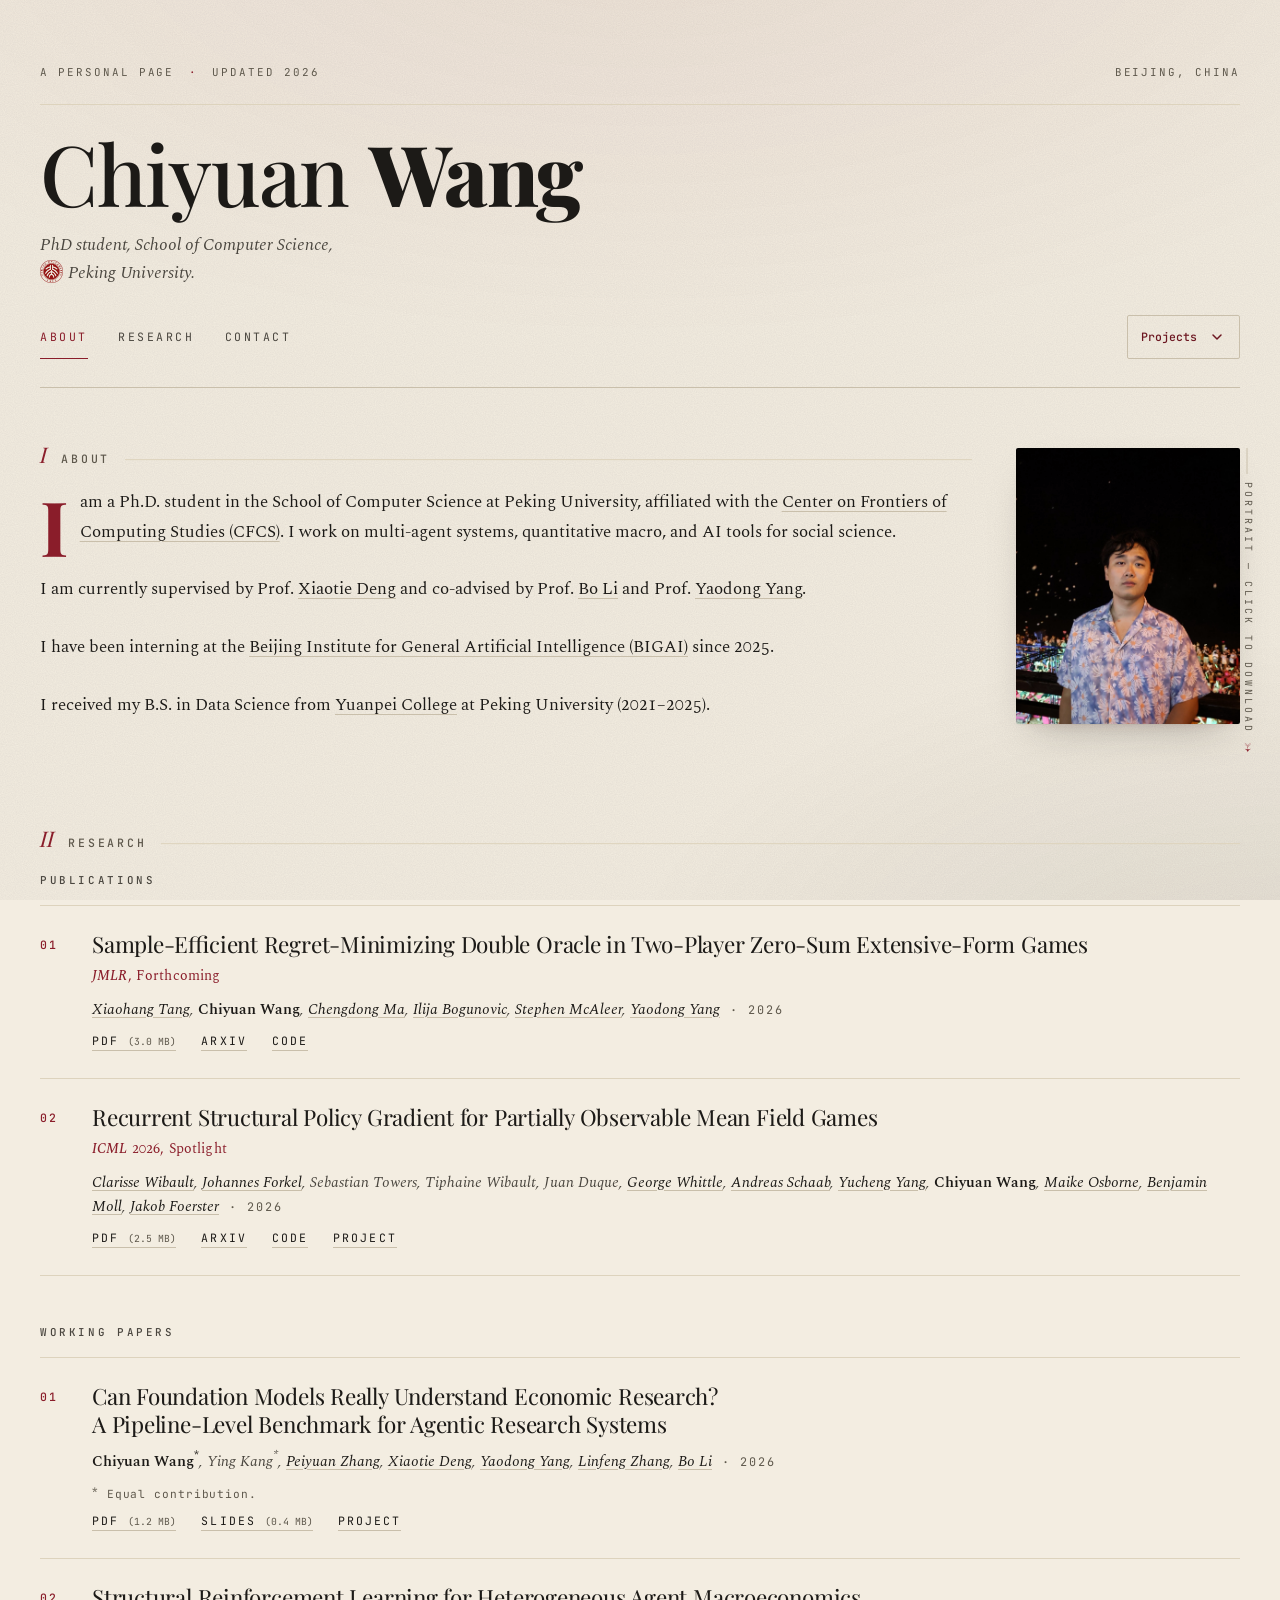
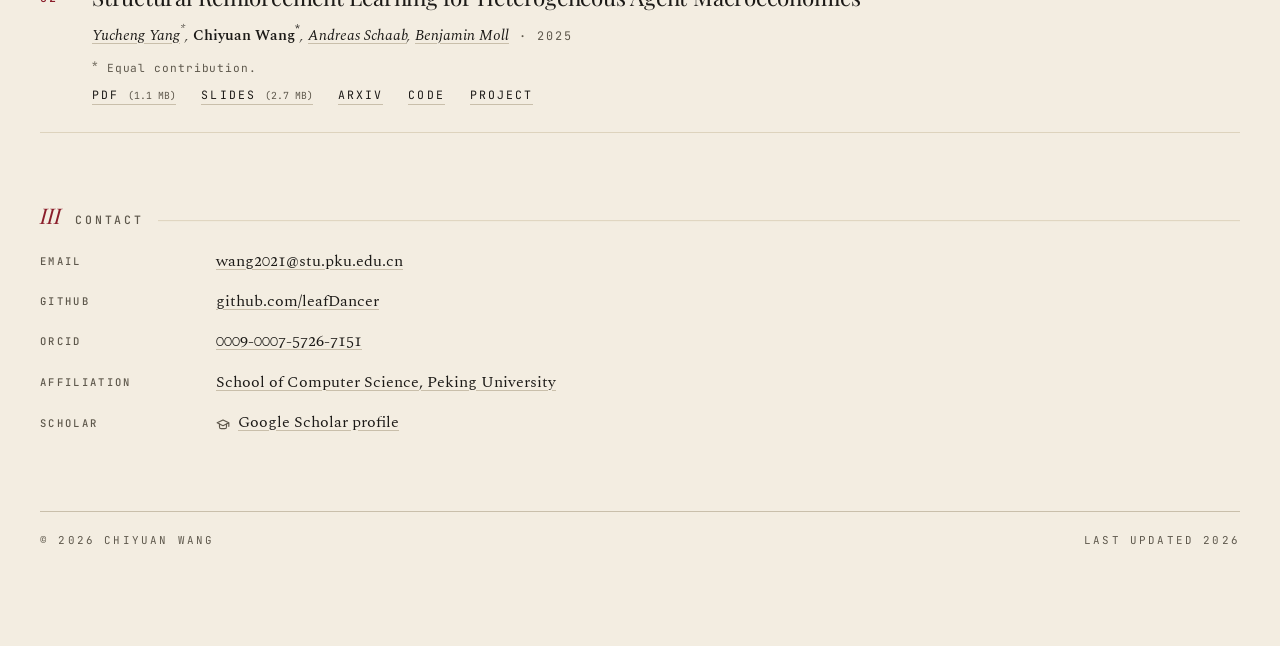
<file: index.html>
<!DOCTYPE html>
<html lang="en">
  <head>
    <meta charset="utf-8" />
    <meta name="viewport" content="width=device-width, initial-scale=1" />
    <meta name="google-site-verification" content="s0R1YqLoK_zbiXkmH9VbCbWw8NlIm4Pw6FYqiB0ehiU" />
    <!-- Favicon: root-relative URL helps crawlers (e.g. Google) resolve it reliably. Use PNG ≥48×48 for best results. -->
    <link rel="icon" type="image/png" href="/static/uploads/pku_icon.png" />
    <link rel="apple-touch-icon" href="/static/uploads/pku_icon.png" />
    <link rel="canonical" href="https://wangchiyuan.com/" />
    <title>Chiyuan Wang — PhD Student, Peking University</title>
    <meta
      name="description"
      content="Chiyuan Wang — PhD student at Peking University — multi-agent systems, quantitative macro, AI for social science."
    />
    <meta property="og:title" content="Chiyuan Wang — PhD Student, Peking University" />
    <meta
      property="og:description"
      content="PhD student at Peking University — multi-agent systems, quantitative macro, AI for social science."
    />
    <meta
      name="twitter:description"
      content="PhD student at Peking University — multi-agent systems, quantitative macro, AI for social science."
    />
    <meta property="og:url" content="https://wangchiyuan.com/" />
    <meta property="og:type" content="website" />
    <meta property="og:image" content="https://wangchiyuan.com/static/uploads/pku_icon.png" />
    <meta name="twitter:card" content="summary" />
    <meta name="twitter:title" content="Chiyuan Wang — PhD Student, Peking University" />
    <meta name="twitter:image" content="https://wangchiyuan.com/static/uploads/pku_icon.png" />
    <meta name="theme-color" content="#f3ede1" />
    <script type="application/ld+json">
      {
        "@context": "https://schema.org",
        "@graph": [
          {
            "@type": "Person",
            "@id": "https://wangchiyuan.com/#person",
            "name": "Chiyuan Wang",
            "url": "https://wangchiyuan.com/",
            "jobTitle": "PhD Student",
            "affiliation": {
              "@type": "Organization",
              "name": "Center on Frontiers of Computing Studies (CFCS), Peking University"
            },
            "alumniOf": {
              "@type": "EducationalOrganization",
              "name": "Yuanpei College, Peking University"
            },
            "email": "wang2021@stu.pku.edu.cn",
            "sameAs": [
              "https://github.com/leafDancer",
              "https://orcid.org/0009-0007-5726-7151",
              "https://scholar.google.com/citations?user=0DAl9o8AAAAJ"
            ]
          },
          {
            "@type": "ScholarlyArticle",
            "name": "Can Foundation Models Really Understand Economic Research? A Pipeline-Level Benchmark for Agentic Research Systems",
            "author": [
              { "@id": "https://wangchiyuan.com/#person" },
              "Ying Kang",
              "Peiyuan Zhang",
              "Xiaotie Deng",
              "Yaodong Yang",
              "Linfeng Zhang",
              "Bo Li"
            ],
            "datePublished": "2026",
            "url": "https://wangchiyuan.com/static/uploads/AER_bench.pdf"
          },
          {
            "@type": "ScholarlyArticle",
            "name": "Structural Reinforcement Learning for Heterogeneous Agent Macroeconomics",
            "author": [
              "Yucheng Yang",
              { "@id": "https://wangchiyuan.com/#person" },
              "Andreas Schaab",
              "Benjamin Moll"
            ],
            "datePublished": "2025",
            "url": "https://arxiv.org/abs/2512.18892"
          },
          {
            "@type": "ScholarlyArticle",
            "name": "Recurrent Structural Policy Gradient for Partially Observable Mean Field Games",
            "author": [
              "Clarisse Wibault",
              "Johannes Forkel",
              "Sebastian Towers",
              "Tiphaine Wibault",
              "Juan Duque",
              "George Whittle",
              "Andreas Schaab",
              "Yucheng Yang",
              { "@id": "https://wangchiyuan.com/#person" },
              "Maike Osborne",
              "Benjamin Moll",
              "Jakob Foerster"
            ],
            "datePublished": "2026",
            "url": "https://wangchiyuan.com/static/uploads/RSPG.pdf",
            "sameAs": "https://arxiv.org/abs/2602.20141",
            "publisher": {
              "@type": "Organization",
              "name": "International Conference on Machine Learning"
            }
          },
          {
            "@type": "ScholarlyArticle",
            "name": "Sample-Efficient Regret-Minimizing Double Oracle in Two-Player Zero-Sum Extensive-Form Games",
            "author": [
              "Xiaohang Tang",
              { "@id": "https://wangchiyuan.com/#person" },
              "Chengdong Ma",
              "Ilija Bogunovic",
              "Stephen McAleer",
              "Yaodong Yang"
            ],
            "datePublished": "2026",
            "url": "https://wangchiyuan.com/static/uploads/RMDO_JMLR.pdf",
            "sameAs": "https://arxiv.org/abs/2411.00954",
            "publisher": {
              "@type": "Organization",
              "name": "Journal of Machine Learning Research"
            }
          }
        ]
      }
    </script>
    <link rel="stylesheet" href="css/style.css?v=26" />
    <link rel="preconnect" href="https://fonts.googleapis.com" />
    <link rel="preconnect" href="https://fonts.gstatic.com" crossorigin />
    <link
      rel="stylesheet"
      href="https://fonts.googleapis.com/css2?family=Playfair+Display:ital,wght@0,400;0,500;0,600;0,700;0,800;0,900;1,400;1,500;1,600;1,700;1,800;1,900&family=Spectral:ital,wght@0,300;0,400;0,500;0,600;1,300;1,400&family=JetBrains+Mono:wght@400;500&display=swap"
    />
  </head>
  <body>
    <div class="wrap">
      <header class="site-header">
        <div class="masthead-meta reveal d1">
          <span class="m-left">A personal page <span class="dot">·</span> Updated 2026</span>
          <span class="m-right">Beijing, China</span>
        </div>

        <div class="title-row reveal d2">
          <h1><span class="given">Chiyuan</span> <span class="family">Wang</span></h1>
        </div>
        <p class="tagline reveal d3">
          PhD student, School of Computer Science,
          <span class="affil">
            <img
              class="tagline-logo"
              src="static/uploads/pku_icon.png"
              alt=""
              width="40"
              height="40"
              decoding="async"
            />Peking University.</span>
        </p>
        <div class="header-navigation reveal d4">
          <nav aria-label="Page">
            <ul>
              <li><a href="#about">About</a></li>
              <li><a href="#papers">Research</a></li>
              <li><a href="#info">Contact</a></li>
            </ul>
          </nav>
          <details class="project-menu">
            <summary>Projects<svg class="project-chevron" viewBox="0 0 16 16" aria-hidden="true"><path d="m4 6 4 4 4-4" /></svg></summary>
            <div class="project-menu-links" role="group" aria-label="Project pages">
              <a href="srl/"><span>SRL<small>Structural reinforcement learning</small></span><span aria-hidden="true">→</span></a>
              <a href="aer-bench/"><span>AER-bench<small>Evaluating economic research capabilities</small></span><span aria-hidden="true">→</span></a>
              <a href="https://clarisse-wibault.github.io/rspg/"><span>RSPG<small>Recurrent structural policy gradient</small></span><span aria-hidden="true">↗</span></a>
            </div>
          </details>
        </div>
      </header>

      <main>
        <section id="about" class="bio reveal d3">
          <aside id="portrait" class="photo-section" aria-label="Portrait">
            <figure class="photo-frame">
              <a
                href="static/uploads/photo3.jpg"
                download="chiyuan-wang.jpg"
                class="photo-download"
                aria-label="Download portrait photo"
                title="Click to download"
              >
                <img src="static/uploads/photo3.jpg" alt="Portrait of Chiyuan Wang" decoding="async" />
                <figcaption class="photo-caption">
                  <span class="rule"></span>
                  <span>Portrait &mdash; click to download</span>
                  <span class="arrow">↓</span>
                </figcaption>
              </a>
            </figure>
          </aside>

          <div class="intro">
            <h2 data-numeral="I">About</h2>
            <p class="lede">
              I am a Ph.D. student in the School of Computer Science at Peking University, affiliated with the
              <a href="https://cfcs.pku.edu.cn/index.htm">Center on Frontiers of Computing Studies (CFCS)</a>. I work on
              multi-agent systems, quantitative macro, and AI tools for social science.
            </p>
            <p>
              I am currently supervised by Prof.
              <span class="coauthor-name" data-coauthor="Xiaotie Deng">Xiaotie Deng</span>
              and co-advised by Prof.
              <span class="coauthor-name" data-coauthor="Bo Li">Bo Li</span>
              and Prof.
              <span class="coauthor-name" data-coauthor="Yaodong Yang">Yaodong Yang</span>.
            </p>
            <p>
              I have been interning at the
              <a href="https://www.bigai.ai/">Beijing Institute for General Artificial Intelligence (BIGAI)</a>
              since 2025.
            </p>
            <p>
              I received my B.S. in Data Science from
              <a href="https://yuanpei.pku.edu.cn/">Yuanpei College</a> at Peking University (2021&ndash;2025).
            </p>
          </div>
        </section>

        <section id="papers" class="reveal d4">
          <h2 data-numeral="II">Research</h2>

          <h3 class="paper-group-label">Publications</h3>
          <div class="papers">
            <article class="paper">
              <h3>Sample-Efficient Regret-Minimizing Double Oracle in Two-Player Zero-Sum Extensive-Form Games</h3>
              <p class="venue"><em>JMLR</em>, Forthcoming</p>
              <p class="meta">
                <span class="coauthor-name" data-coauthor="Xiaohang Tang">Xiaohang Tang</span>,
                <strong>Chiyuan Wang</strong>,
                <span class="coauthor-name" data-coauthor="Chengdong Ma">Chengdong Ma</span>,
                <span class="coauthor-name" data-coauthor="Ilija Bogunovic">Ilija Bogunovic</span>,
                <span class="coauthor-name" data-coauthor="Stephen McAleer">Stephen McAleer</span>,
                <span class="coauthor-name" data-coauthor="Yaodong Yang">Yaodong Yang</span> <span class="year">· 2026</span>
              </p>
              <p class="links">
                <a href="static/uploads/RMDO_JMLR.pdf" type="application/pdf">PDF <small>(3.0 MB)</small></a>
                <a href="https://arxiv.org/abs/2411.00954">arXiv</a>
                <a href="https://github.com/xiaohangt/RMDO">Code</a>
              </p>
            </article>

            <article class="paper">
              <h3>Recurrent Structural Policy Gradient for Partially Observable Mean Field Games</h3>
              <p class="venue"><em>ICML</em> 2026, Spotlight</p>
              <p class="meta">
                <span class="coauthor-name" data-coauthor="Clarisse Wibault">Clarisse Wibault</span>,
                <span class="coauthor-name" data-coauthor="Johannes Forkel">Johannes Forkel</span>,
                <span class="coauthor-name" data-coauthor="Sebastian Towers">Sebastian Towers</span>,
                <span class="coauthor-name" data-coauthor="Tiphaine Wibault">Tiphaine Wibault</span>,
                <span class="coauthor-name" data-coauthor="Juan Duque">Juan Duque</span>,
                <span class="coauthor-name" data-coauthor="George Whittle">George Whittle</span>,
                <span class="coauthor-name" data-coauthor="Andreas Schaab">Andreas Schaab</span>,
                <span class="coauthor-name" data-coauthor="Yucheng Yang">Yucheng Yang</span>,
                <strong>Chiyuan Wang</strong>,
                <span class="coauthor-name" data-coauthor="Maike Osborne">Maike Osborne</span>,
                <span class="coauthor-name" data-coauthor="Benjamin Moll">Benjamin Moll</span>,
                <span class="coauthor-name" data-coauthor="Jakob Foerster">Jakob Foerster</span>
                <span class="year">· 2026</span>
              </p>
              <p class="links">
                <a href="static/uploads/RSPG.pdf" type="application/pdf">PDF <small>(2.5 MB)</small></a>
                <a href="https://arxiv.org/abs/2602.20141">arXiv</a>
                <a href="https://github.com/CWibault/mfax">Code</a>
                <a href="https://clarisse-wibault.github.io/rspg/">Project</a>
              </p>
            </article>
          </div>

          <h3 class="paper-group-label">Working Papers</h3>
          <div class="papers">
            <!-- DSPG — hidden for now
            <article class="paper">
              <h3>DSPG: Finding Heterogeneous-Agent Equilibria with Distribution-based Differentiable Policy Gradients</h3>
              <p class="meta">
                <strong>Chiyuan Wang</strong>,
                <span class="coauthor-name" data-coauthor="Peiyuan Zhang">Peiyuan Zhang</span>,
                <span class="coauthor-name" data-coauthor="Xiangyu Cao">Xiangyu Cao</span>,
                <span class="coauthor-name" data-coauthor="Xiaotie Deng">Xiaotie Deng</span>,
                <span class="coauthor-name" data-coauthor="Greg Kaplan">Greg Kaplan</span>,
                <span class="coauthor-name" data-coauthor="Yaodong Yang">Yaodong Yang</span>,
                <span class="coauthor-name" data-coauthor="Bo Li">Bo Li</span>
                <span class="year">· 2026</span>
              </p>
              <p class="links">
                <a href="static/uploads/DSPG.pdf" type="application/pdf">PDF <small>(617 KB)</small></a>
              </p>
            </article>
            -->

            <article class="paper">
              <h3>Can Foundation Models Really Understand Economic Research? A Pipeline-Level Benchmark for Agentic Research Systems</h3>
              <p class="meta">
                <strong>Chiyuan Wang<sup>*</sup></strong>,
                <span class="coauthor-name" data-coauthor="Ying Kang">Ying Kang</span><sup>*</sup>,
                <span class="coauthor-name" data-coauthor="Peiyuan Zhang">Peiyuan Zhang</span>,
                <span class="coauthor-name" data-coauthor="Xiaotie Deng">Xiaotie Deng</span>,
                <span class="coauthor-name" data-coauthor="Yaodong Yang">Yaodong Yang</span>,
                <span class="coauthor-name" data-coauthor="Linfeng Zhang">Linfeng Zhang</span>,
                <span class="coauthor-name" data-coauthor="Bo Li">Bo Li</span>
                <span class="year">· 2026</span>
              </p>
              <p class="meta author-asterisk-note"><sup>*</sup> Equal contribution.</p>
              <p class="links">
                <a href="static/uploads/AER_bench.pdf" type="application/pdf">PDF <small>(1.2 MB)</small></a>
                <a href="static/uploads/AER_bench_slides_en.pdf" type="application/pdf" hreflang="en">Slides <small>(0.4 MB)</small></a>
                <a href="aer-bench/">Project</a>
              </p>
            </article>

            <article class="paper">
              <h3>Structural Reinforcement Learning for Heterogeneous Agent Macroeconomics</h3>
              <p class="meta">
                <span class="coauthor-name" data-coauthor="Yucheng Yang">Yucheng Yang</span><sup>*</sup>,
                <strong>Chiyuan Wang<sup>*</sup></strong>,
                <span class="coauthor-name" data-coauthor="Andreas Schaab">Andreas Schaab</span>,
                <span class="coauthor-name" data-coauthor="Benjamin Moll">Benjamin Moll</span> <span class="year">· 2025</span>
              </p>
              <p class="meta author-asterisk-note"><sup>*</sup> Equal contribution.</p>
              <p class="links">
                <a href="static/uploads/SRL.pdf" type="application/pdf">PDF <small>(1.1 MB)</small></a>
                <a href="static/uploads/SRL_slides.pdf" type="application/pdf">Slides <small>(2.7 MB)</small></a>
                <a href="https://arxiv.org/abs/2512.18892">arXiv</a>
                <a href="https://github.com/StructuralRL/SRL">Code</a>
                <a href="srl/">Project</a>
              </p>
            </article>
          </div>
        </section>

        <section id="info" class="reveal d5">
          <h2 data-numeral="III">Contact</h2>
          <dl class="info-grid">
            <dt>Email</dt>
            <dd><a href="mailto:wang2021@stu.pku.edu.cn">wang2021@stu.pku.edu.cn</a></dd>
            <dt>GitHub</dt>
            <dd><a href="https://github.com/leafDancer" rel="me">github.com/leafDancer</a></dd>
            <dt>ORCID</dt>
            <dd><a href="https://orcid.org/0009-0007-5726-7151">0009-0007-5726-7151</a></dd>
            <dt>Affiliation</dt>
            <dd><a href="https://cs.pku.edu.cn/">School of Computer Science, Peking University</a></dd>
            <dt>Scholar</dt>
            <dd>
              <a
                class="scholar-link"
                href="https://scholar.google.com/citations?user=0DAl9o8AAAAJ"
                rel="noopener noreferrer"
                target="_blank"
              >
                <svg
                  class="scholar-glyph"
                  xmlns="http://www.w3.org/2000/svg"
                  width="14"
                  height="14"
                  viewBox="0 0 24 24"
                  fill="none"
                  stroke="currentColor"
                  stroke-width="2"
                  stroke-linecap="round"
                  stroke-linejoin="round"
                  aria-hidden="true"
                >
                  <path d="M22 10v6M2 10l10-5 10 5-10 5z" />
                  <path d="M6 12v5c0 1.7 1.3 3 3 3h6c1.7 0 3-1.3 3-3v-5" />
                </svg>
                <span>Google Scholar profile</span>
              </a>
            </dd>
          </dl>
        </section>
      </main>

      <footer>
        <span>© <span id="y"></span> Chiyuan Wang</span>
        <span class="colophon">Last updated <span id="upd">2026</span></span>
      </footer>
    </div>
    <script>
      document.getElementById("y").textContent = new Date().getFullYear();

      // Native disclosure keeps project links available without JavaScript.
      (() => {
        const menu = document.querySelector('.project-menu');
        const trigger = menu.querySelector('summary');
        document.addEventListener('click', event => {
          if (!menu.contains(event.target)) menu.open = false;
        });
        document.addEventListener('focusin', event => {
          if (!menu.contains(event.target)) menu.open = false;
        });
        menu.addEventListener('keydown', event => {
          if (event.key === 'Escape' && menu.open) {
            menu.open = false;
            trigger.focus();
          }
        });
        menu.querySelectorAll('a').forEach(link => link.addEventListener('click', () => { menu.open = false; }));
      })();

      // --- Highlight the section at the top of the reading area ---
      (() => {
        const navLinks = document.querySelectorAll('nav a[href^="#"]');
        if (!navLinks.length) return;
        const sections = [];
        navLinks.forEach(a => {
          const el = document.querySelector(a.getAttribute('href'));
          if (el) sections.push({ el, a });
        });
        if (!sections.length) return;

        let scheduled = false;
        const updateActiveSection = () => {
          scheduled = false;
          const readingLine = Math.min(120, window.innerHeight * 0.2);
          let active = sections[0];
          sections.forEach(section => {
            if (section.el.getBoundingClientRect().top <= readingLine) active = section;
          });

          // The last section can be too short to reach the top of the viewport.
          if (window.scrollY > 0 && window.scrollY + window.innerHeight >= document.documentElement.scrollHeight - 2) {
            active = sections[sections.length - 1];
          }

          sections.forEach(section => {
            const current = section === active;
            section.a.classList.toggle('nav-active', current);
            if (current) section.a.setAttribute('aria-current', 'location');
            else section.a.removeAttribute('aria-current');
          });
        };
        const scheduleUpdate = () => {
          if (scheduled) return;
          scheduled = true;
          requestAnimationFrame(updateActiveSection);
        };

        window.addEventListener('scroll', scheduleUpdate, { passive: true });
        window.addEventListener('resize', scheduleUpdate);
        window.addEventListener('hashchange', scheduleUpdate);
        window.addEventListener('load', scheduleUpdate, { once: true });
        document.fonts.ready.then(scheduleUpdate);
        updateActiveSection();
      })();

      // --- Coauthor link resolver ---
      (async () => {
        try {
          const res = await fetch("static/coauthor_infos.json", { cache: "no-cache" });
          if (!res.ok) return;
          const map = await res.json();
          if (!map || typeof map !== "object" || Array.isArray(map)) return;

          document.querySelectorAll(".coauthor-name[data-coauthor]").forEach((el) => {
            const name = el.getAttribute("data-coauthor").trim();
            const url = map[name];
            if (!url || typeof url !== "string") return;

            const a = document.createElement("a");
            a.href = url;
            a.textContent = name;
            a.rel = "noopener noreferrer";
            a.target = "_blank";
            el.replaceWith(a);
          });
        } catch (_) {
          /* keep plain text */
        }
      })();
    </script>
  </body>
</html>
</file>
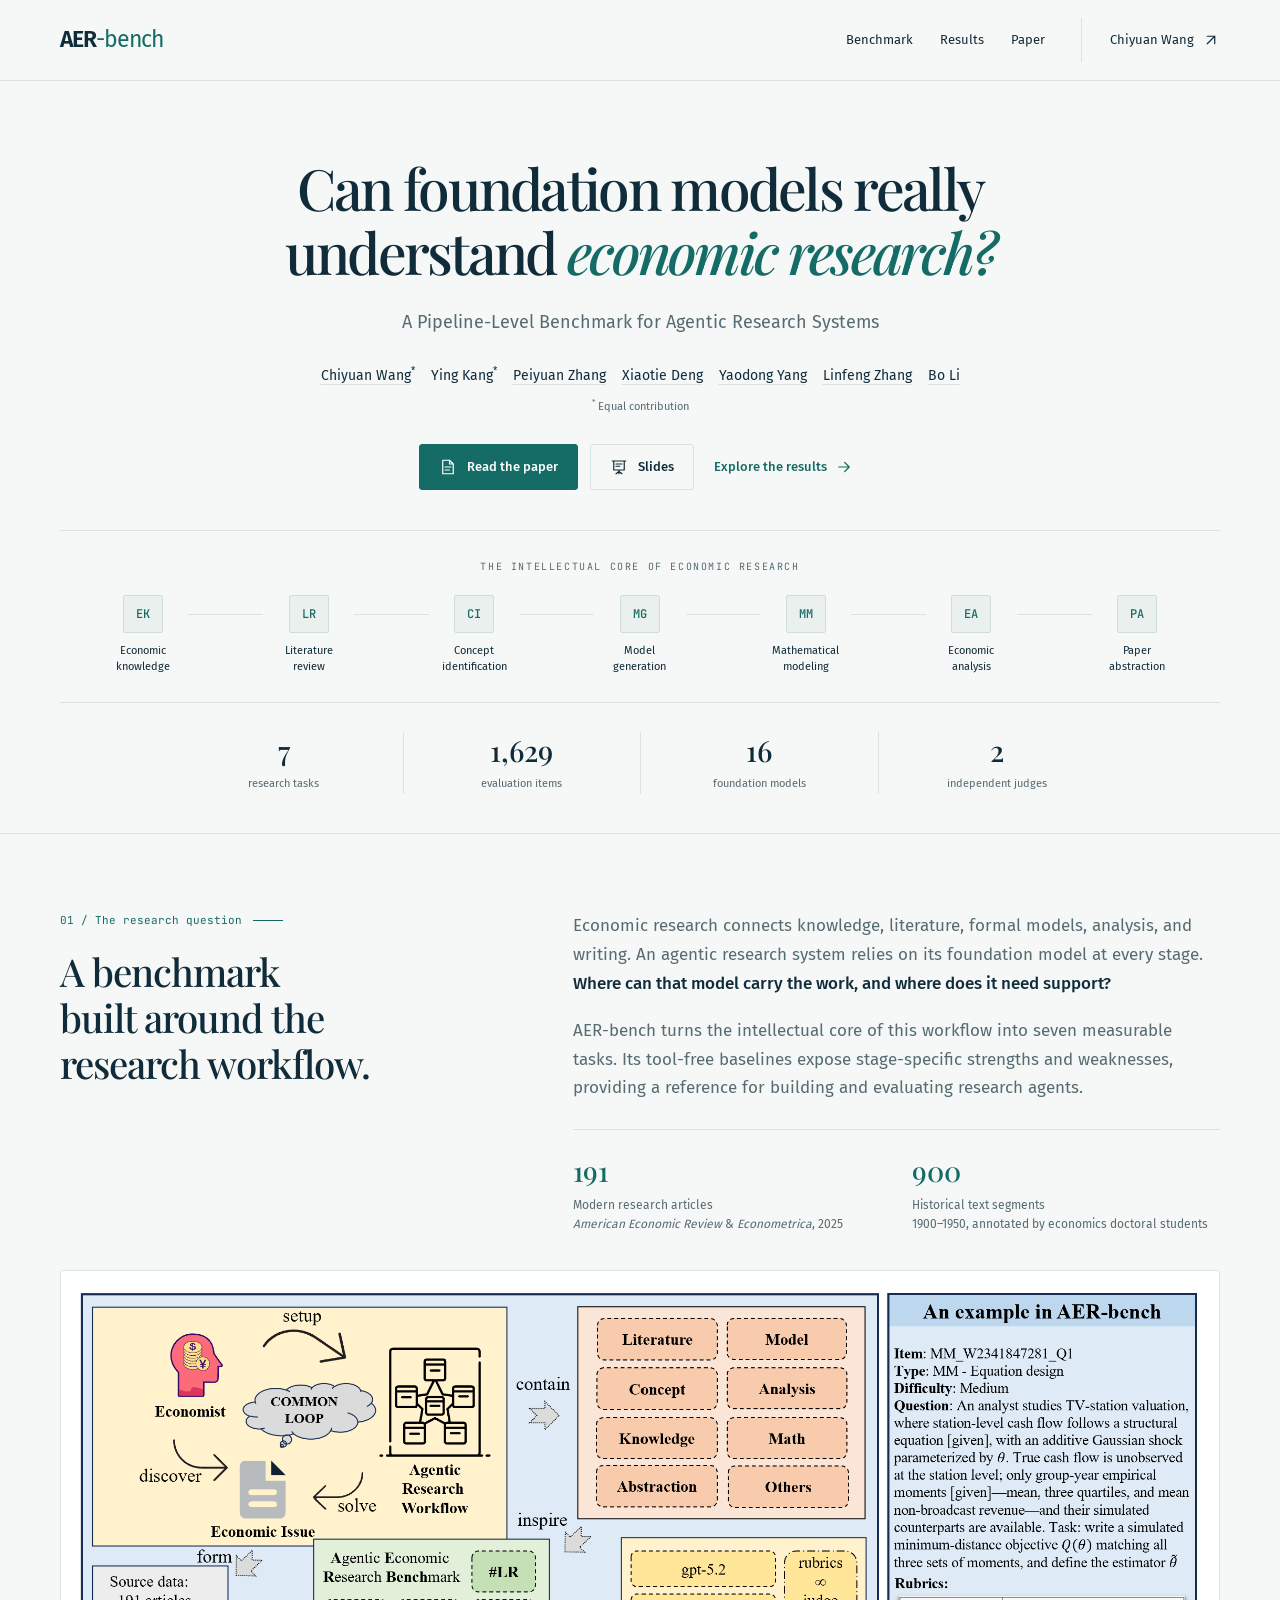
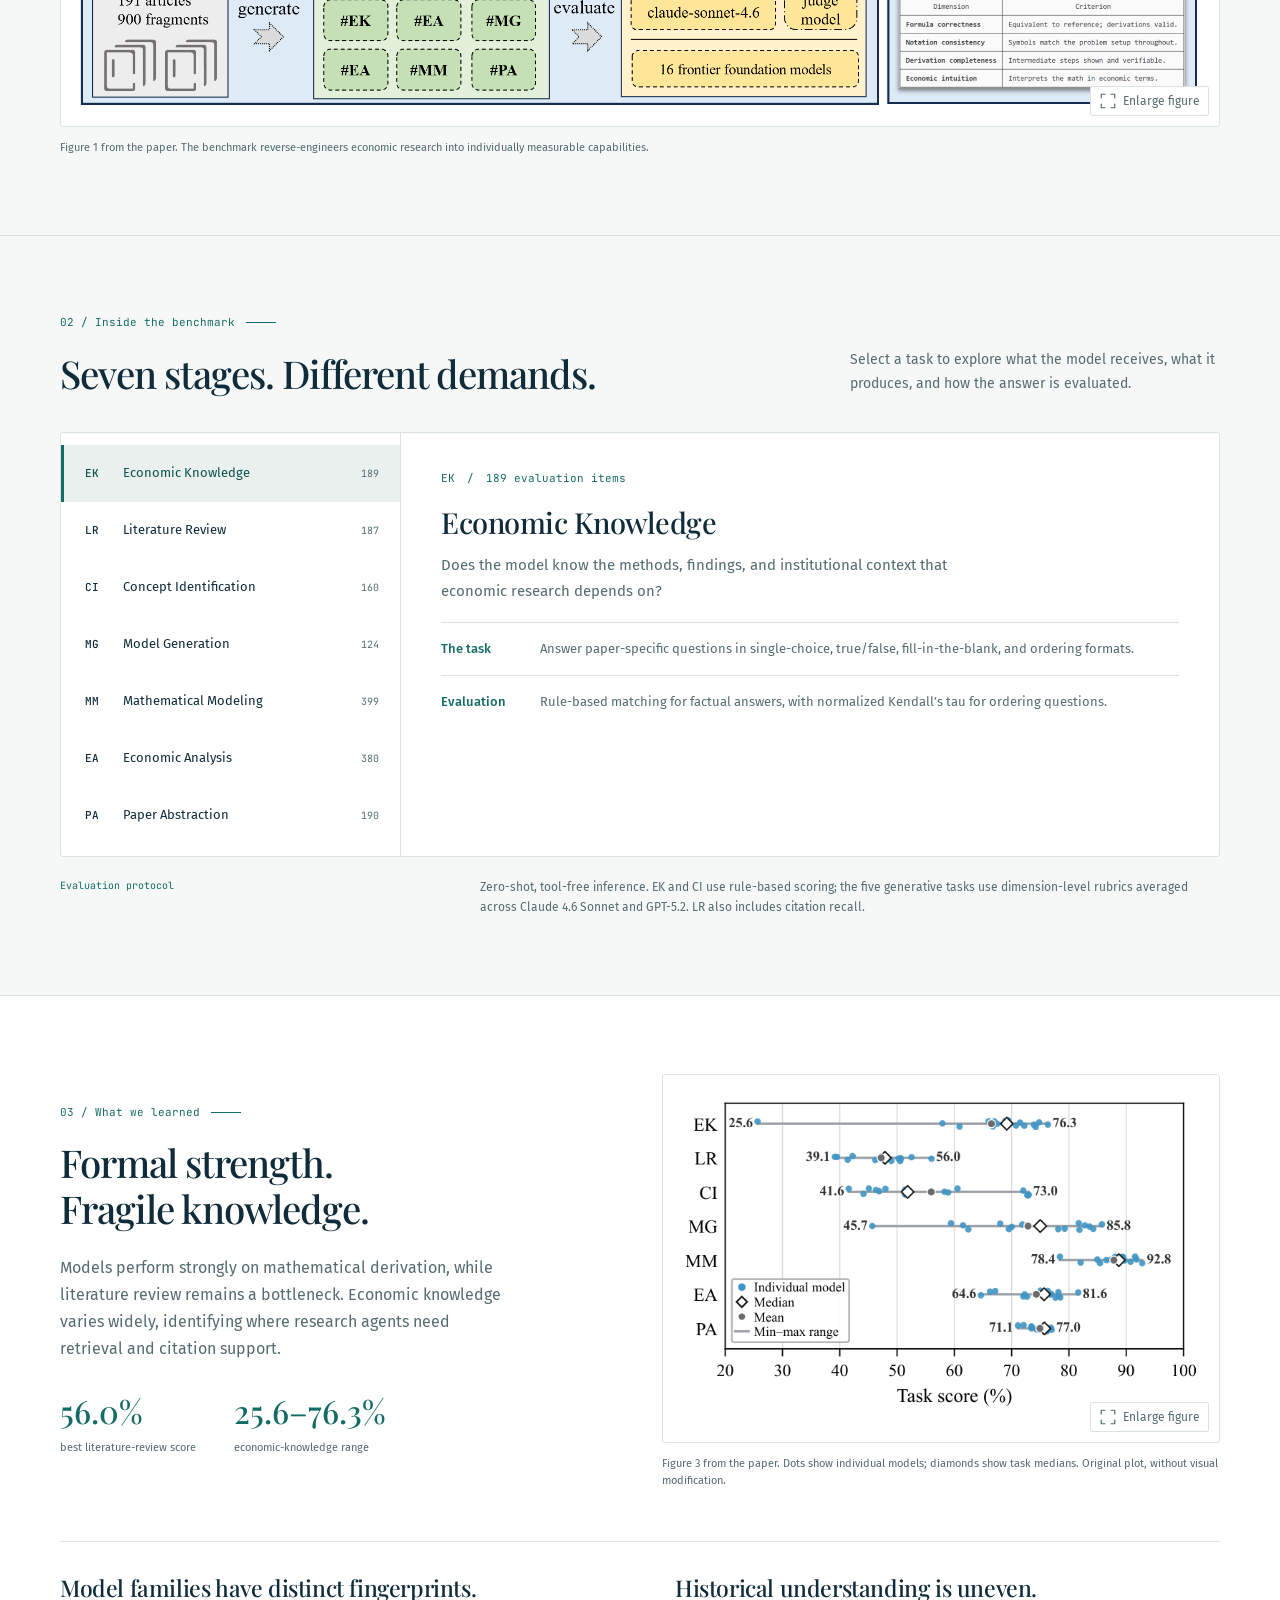
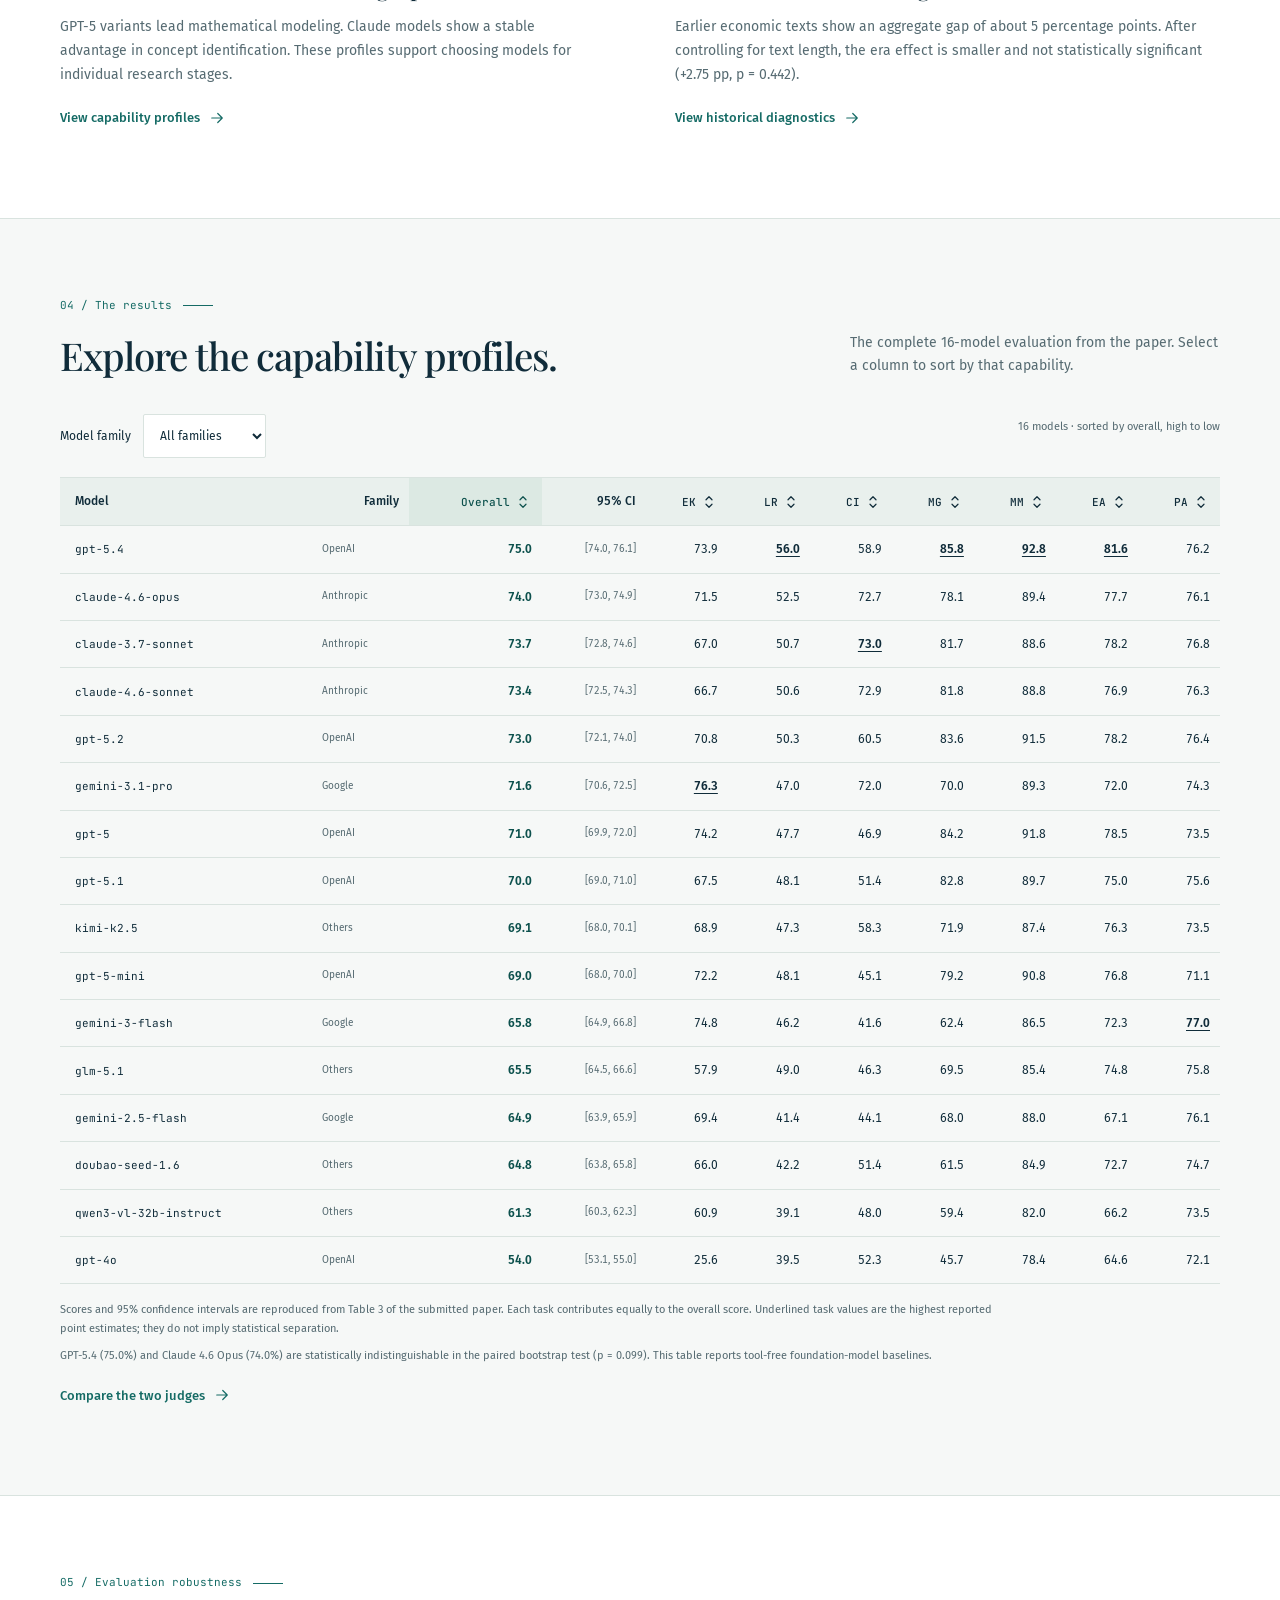
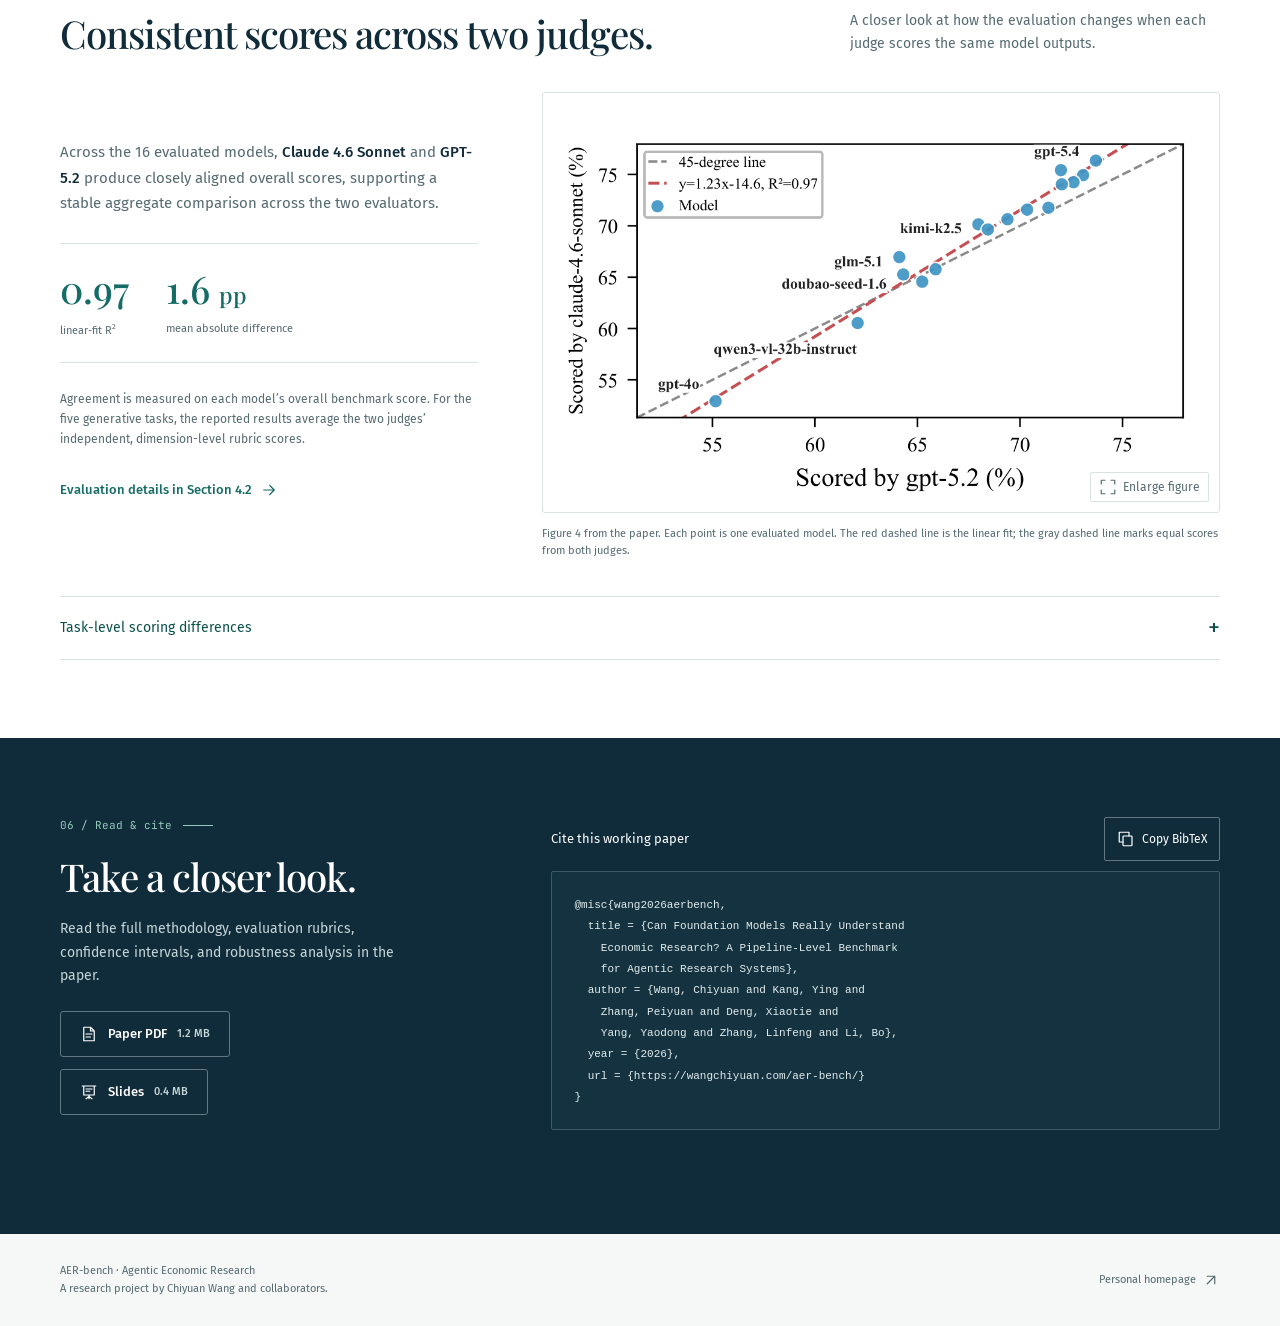
<file: aer-bench/index.html>
<!DOCTYPE html>
<html lang="en">
  <head>
    <meta charset="utf-8" />
    <meta name="viewport" content="width=device-width, initial-scale=1" />
    <title>AER-bench — Can Foundation Models Really Understand Economic Research?</title>
    <meta name="description" content="AER-bench evaluates 16 foundation models across seven stages of economic research, with 1,629 items drawn from modern research articles and historical economic texts." />
    <link rel="canonical" href="https://wangchiyuan.com/aer-bench/" />
    <link rel="icon" type="image/png" href="../static/uploads/pku_icon.png" />
    <meta property="og:type" content="website" />
    <meta property="og:title" content="AER-bench — A Pipeline-Level Benchmark for Agentic Research Systems" />
    <meta property="og:description" content="Seven tasks. 1,629 items. 16 foundation models. A diagnostic of the model capabilities behind agentic economic research." />
    <meta property="og:url" content="https://wangchiyuan.com/aer-bench/" />
    <meta property="og:image" content="https://wangchiyuan.com/aer-bench/assets/framework.png" />
    <meta name="theme-color" content="#f6f8f7" />
    <link rel="preload" href="assets/fonts/playfair-display-normal.woff2" as="font" type="font/woff2" crossorigin />
    <link rel="preload" href="assets/fonts/fira-sans-400.woff2" as="font" type="font/woff2" crossorigin />
    <link rel="stylesheet" href="style.css?v=2" />
    <script src="script.js" defer></script>
    <script type="application/ld+json">
      {
        "@context": "https://schema.org",
        "@type": "ScholarlyArticle",
        "name": "Can Foundation Models Really Understand Economic Research? A Pipeline-Level Benchmark for Agentic Research Systems",
        "alternateName": "AER-bench",
        "url": "https://wangchiyuan.com/aer-bench/",
        "encoding": {"@type": "MediaObject", "contentUrl": "https://wangchiyuan.com/static/uploads/AER_bench.pdf", "encodingFormat": "application/pdf"},
        "author": [
          {"@type": "Person", "name": "Chiyuan Wang", "url": "https://wangchiyuan.com/"},
          {"@type": "Person", "name": "Ying Kang"},
          {"@type": "Person", "name": "Peiyuan Zhang"},
          {"@type": "Person", "name": "Xiaotie Deng"},
          {"@type": "Person", "name": "Yaodong Yang"},
          {"@type": "Person", "name": "Linfeng Zhang"},
          {"@type": "Person", "name": "Bo Li"}
        ]
      }
    </script>
  </head>
  <body id="top">
    <a class="skip-link" href="#overview">Skip to the research</a>
    <svg class="symbols" xmlns="http://www.w3.org/2000/svg" aria-hidden="true">
      <symbol id="arrow" viewBox="0 0 24 24"><path d="M5 12h14m-6-6 6 6-6 6" /></symbol>
      <symbol id="external" viewBox="0 0 24 24"><path d="M7 17 17 7M7 7h10v10" /></symbol>
      <symbol id="paper" viewBox="0 0 24 24"><path d="M14 3H5v18h14V8Zm0 0v5h5M8 12h8M8 16h6" /></symbol>
      <symbol id="slides" viewBox="0 0 24 24"><path d="M3 4h18M5 4v12h14V4M12 16v5m-4 0 4-3 4 3M8 8h8M8 11h5" /></symbol>
      <symbol id="expand" viewBox="0 0 24 24"><path d="M8 3H3v5m13-5h5v5M3 16v5h5m13-5v5h-5" /></symbol>
      <symbol id="copy" viewBox="0 0 24 24"><rect x="8" y="8" width="12" height="13" rx="1" /><path d="M16 8V3H3v13h5" /></symbol>
      <symbol id="close" viewBox="0 0 24 24"><path d="m6 6 12 12M6 18 18 6" /></symbol>
      <symbol id="sort" viewBox="0 0 24 24"><path d="m8 9 4-4 4 4m-8 6 4 4 4-4" /></symbol>
    </svg>

    <header class="site-nav">
      <nav class="container nav-inner" aria-label="Project">
        <a href="#top" class="brand" aria-label="AER-bench, back to top">AER<span>-bench</span></a>
        <div class="nav-links">
          <a href="#benchmark">Benchmark</a>
          <a href="#results">Results</a>
          <a class="nav-paper" href="../static/uploads/AER_bench.pdf">Paper</a>
        </div>
        <a href="../" class="home-link" aria-label="Chiyuan Wang’s personal homepage"><span>Chiyuan Wang</span><svg class="icon" aria-hidden="true"><use href="#external" /></svg></a>
      </nav>
    </header>

    <main>
      <section class="hero container" aria-labelledby="project-title">
        <h1 id="project-title">Can foundation models really understand <em>economic research?</em></h1>
        <p class="subtitle">A Pipeline-Level Benchmark for Agentic Research Systems</p>
        <p class="authors">
          <span class="author"><a href="../">Chiyuan Wang</a><sup>*</sup></span>
          <span class="author">Ying Kang<sup>*</sup></span>
          <span class="author"><a href="https://cdjnzpy.github.io/">Peiyuan Zhang</a></span>
          <span class="author"><a href="https://scholar.google.com/citations?user=OBUwP_oAAAAJ&amp;hl=en">Xiaotie Deng</a></span>
          <span class="author"><a href="https://www.yangyaodong.com/">Yaodong Yang</a></span>
          <span class="author"><a href="https://scholar.google.com/citations?user=jk7qwmcAAAAJ&amp;hl=zh-CN">Linfeng Zhang</a></span>
          <span class="author"><a href="https://liboecon.com/">Bo Li</a></span>
        </p>
        <p class="contribution"><sup>*</sup> Equal contribution</p>
        <div class="actions">
          <a class="button primary" href="../static/uploads/AER_bench.pdf" type="application/pdf"><svg class="icon" aria-hidden="true"><use href="#paper" /></svg>Read the paper</a>
          <a class="button" href="../static/uploads/AER_bench_slides_en.pdf" type="application/pdf" hreflang="en"><svg class="icon" aria-hidden="true"><use href="#slides" /></svg>Slides</a>
          <a class="text-link" href="#results">Explore the results<svg class="icon" aria-hidden="true"><use href="#arrow" /></svg></a>
        </div>
        <div class="workflow" aria-label="The seven benchmark tasks">
          <p class="workflow-caption">The intellectual core of economic research</p>
          <ol>
            <li><a href="#benchmark" data-task-link="EK"><span class="code">EK</span><span class="name">Economic<br />knowledge</span></a></li>
            <li><a href="#benchmark" data-task-link="LR"><span class="code">LR</span><span class="name">Literature<br />review</span></a></li>
            <li><a href="#benchmark" data-task-link="CI"><span class="code">CI</span><span class="name">Concept<br />identification</span></a></li>
            <li><a href="#benchmark" data-task-link="MG"><span class="code">MG</span><span class="name">Model<br />generation</span></a></li>
            <li><a href="#benchmark" data-task-link="MM"><span class="code">MM</span><span class="name">Mathematical<br />modeling</span></a></li>
            <li><a href="#benchmark" data-task-link="EA"><span class="code">EA</span><span class="name">Economic<br />analysis</span></a></li>
            <li><a href="#benchmark" data-task-link="PA"><span class="code">PA</span><span class="name">Paper<br />abstraction</span></a></li>
          </ol>
        </div>
        <dl class="stats">
          <div><dt>7</dt><dd>research tasks</dd></div>
          <div><dt>1,629</dt><dd>evaluation items</dd></div>
          <div><dt>16</dt><dd>foundation models</dd></div>
          <div><dt>2</dt><dd>independent judges</dd></div>
        </dl>
      </section>

      <section class="section" id="overview" aria-labelledby="overview-title">
        <div class="container">
          <div class="intro-layout">
            <div><p class="section-number">01 / The research question</p><h2 id="overview-title">A benchmark built around the research workflow.</h2></div>
            <div class="intro-copy">
              <p>Economic research connects knowledge, literature, formal models, analysis, and writing. An agentic research system relies on its foundation model at every stage. <strong>Where can that model carry the work, and where does it need support?</strong></p>
              <p>AER-bench turns the intellectual core of this workflow into seven measurable tasks. Its tool-free baselines expose stage-specific strengths and weaknesses, providing a reference for building and evaluating research agents.</p>
              <div class="corpus">
                <div><strong>191</strong><span>Modern research articles<br /><em>American Economic Review</em> &amp; <em>Econometrica</em>, 2025</span></div>
                <div><strong>900</strong><span>Historical text segments<br />1900–1950, annotated by economics doctoral students</span></div>
              </div>
            </div>
          </div>
          <figure class="figure">
            <button class="figure-open" type="button" data-figure="assets/framework.png" data-figure-title="AER-bench: original framework from the paper" aria-label="Enlarge the AER-bench framework figure">
              <img src="assets/framework.png" alt="The paper’s framework: modern and historical source texts yield seven research tasks, evaluated across 16 foundation models using task-specific rubrics and two judges." width="2048" height="770" loading="lazy" />
              <span class="zoom-hint"><svg class="icon" aria-hidden="true"><use href="#expand" /></svg><span>Enlarge figure</span></span>
            </button>
            <figcaption>Figure 1 from the paper. The benchmark reverse-engineers economic research into individually measurable capabilities.</figcaption>
          </figure>
        </div>
      </section>

      <section class="section" id="benchmark" aria-labelledby="benchmark-title">
        <div class="container">
          <div class="section-heading">
            <div><p class="section-number">02 / Inside the benchmark</p><h2 id="benchmark-title">Seven stages. Different demands.</h2></div>
            <p class="section-description">Select a task to explore what the model receives, what it produces, and how the answer is evaluated.</p>
          </div>
          <div class="task-explorer">
            <div class="task-tabs" role="tablist" aria-label="Research tasks" aria-orientation="vertical">
              <button class="task-tab" id="tab-EK" role="tab" aria-controls="task-panel" aria-selected="true" data-task="EK"><span class="task-code">EK</span><span class="task-label">Economic Knowledge</span><span class="count">189</span></button>
              <button class="task-tab" id="tab-LR" role="tab" aria-controls="task-panel" aria-selected="false" tabindex="-1" data-task="LR"><span class="task-code">LR</span><span class="task-label">Literature Review</span><span class="count">187</span></button>
              <button class="task-tab" id="tab-CI" role="tab" aria-controls="task-panel" aria-selected="false" tabindex="-1" data-task="CI"><span class="task-code">CI</span><span class="task-label">Concept Identification</span><span class="count">160</span></button>
              <button class="task-tab" id="tab-MG" role="tab" aria-controls="task-panel" aria-selected="false" tabindex="-1" data-task="MG"><span class="task-code">MG</span><span class="task-label">Model Generation</span><span class="count">124</span></button>
              <button class="task-tab" id="tab-MM" role="tab" aria-controls="task-panel" aria-selected="false" tabindex="-1" data-task="MM"><span class="task-code">MM</span><span class="task-label">Mathematical Modeling</span><span class="count">399</span></button>
              <button class="task-tab" id="tab-EA" role="tab" aria-controls="task-panel" aria-selected="false" tabindex="-1" data-task="EA"><span class="task-code">EA</span><span class="task-label">Economic Analysis</span><span class="count">380</span></button>
              <button class="task-tab" id="tab-PA" role="tab" aria-controls="task-panel" aria-selected="false" tabindex="-1" data-task="PA"><span class="task-code">PA</span><span class="task-label">Paper Abstraction</span><span class="count">190</span></button>
            </div>
            <div class="task-panel" id="task-panel" role="tabpanel" aria-labelledby="tab-EK" tabindex="0">
              <p class="task-meta"><span id="task-code">EK</span><span>/</span><span id="task-count">189 evaluation items</span></p>
              <h3 id="task-title">Economic Knowledge</h3>
              <p class="task-description" id="task-description">Does the model know the methods, findings, and institutional context that economic research depends on?</p>
              <dl class="task-detail"><dt>The task</dt><dd id="task-format">Answer paper-specific questions in single-choice, true/false, fill-in-the-blank, and ordering formats.</dd></dl>
              <dl class="task-detail"><dt>Evaluation</dt><dd id="task-scoring">Rule-based matching for factual answers, with normalized Kendall’s tau for ordering questions.</dd></dl>
            </div>
          </div>
          <div class="protocol"><span class="protocol-label">Evaluation protocol</span><p>Zero-shot, tool-free inference. EK and CI use rule-based scoring; the five generative tasks use dimension-level rubrics averaged across Claude 4.6 Sonnet and GPT-5.2. LR also includes citation recall.</p></div>
          <noscript><p>Task details are available in Section 2.1 of the <a href="../static/uploads/AER_bench.pdf">paper</a>. The task selector and result sorting require JavaScript; all reported scores remain available below.</p></noscript>
        </div>
      </section>

      <section class="section findings" id="findings" aria-labelledby="findings-title">
        <div class="container">
          <div class="finding-main">
            <div>
              <p class="section-number">03 / What we learned</p>
              <h2 id="findings-title">Formal strength.<br />Fragile knowledge.</h2>
              <p class="summary">Models perform strongly on mathematical derivation, while literature review remains a bottleneck. Economic knowledge varies widely, identifying where research agents need retrieval and citation support.</p>
              <div class="finding-numbers"><div><strong>56.0%</strong><span>best literature-review score</span></div><div><strong>25.6–76.3%</strong><span>economic-knowledge range</span></div></div>
            </div>
            <figure class="figure">
              <button class="figure-open" type="button" data-figure="assets/task_score_distribution.png" data-figure-title="Task-score distributions across all 16 models" aria-label="Enlarge task-score distribution figure"><img src="assets/task_score_distribution.png" alt="Task scores across 16 models: literature review ranges from 39.1 to 56.0 percent; mathematical modeling ranges from 78.4 to 92.8 percent; economic knowledge has the widest spread, from 25.6 to 76.3 percent." width="732" height="439" loading="lazy" /><span class="zoom-hint"><svg class="icon" aria-hidden="true"><use href="#expand" /></svg><span>Enlarge figure</span></span></button>
              <figcaption>Figure 3 from the paper. Dots show individual models; diamonds show task medians. Original plot, without visual modification.</figcaption>
            </figure>
          </div>
          <div class="finding-notes">
            <article><h3>Model families have distinct fingerprints.</h3><p>GPT-5 variants lead mathematical modeling. Claude models show a stable advantage in concept identification. These profiles support choosing models for individual research stages.</p><button class="text-link figure-link" type="button" data-figure="assets/all_model_task_scores.png" data-figure-title="Per-task capability profiles for all 16 models">View capability profiles<svg class="icon" aria-hidden="true"><use href="#arrow" /></svg></button></article>
            <article><h3>Historical understanding is uneven.</h3><p>Earlier economic texts show an aggregate gap of about 5 percentage points. After controlling for text length, the era effect is smaller and not statistically significant (+2.75 pp, p = 0.442).</p><button class="text-link figure-link" type="button" data-figure="assets/historical_ci.png" data-figure-title="Historical concept identification across eight economic dimensions">View historical diagnostics<svg class="icon" aria-hidden="true"><use href="#arrow" /></svg></button></article>
          </div>
        </div>
      </section>

      <section class="section" id="results" aria-labelledby="results-title">
        <div class="container">
          <div class="section-heading"><div><p class="section-number">04 / The results</p><h2 id="results-title">Explore the capability profiles.</h2></div><p class="section-description">The complete 16-model evaluation from the paper. Select a column to sort by that capability.</p></div>
          <div class="results-controls"><label class="filter" for="family-filter">Model family<select id="family-filter"><option value="all">All families</option><option value="OpenAI">OpenAI</option><option value="Anthropic">Anthropic</option><option value="Google">Google</option><option value="Others">Others</option></select></label><p class="results-status" id="results-status" role="status">16 models · sorted by overall, high to low</p></div>
          <p class="table-help">Scroll across to compare task scores. Model names stay in view.</p>
          <div class="table-scroll" role="region" aria-label="Model results, scroll horizontally for all task scores" tabindex="0">
            <table id="results-table">
              <caption class="sr-only">AER-bench Table 3. Scores in percent, higher is better. Overall confidence intervals use item-level bootstrap resampling.</caption>
              <thead><tr><th scope="col">Model</th><th scope="col">Family</th><th scope="col" class="metric-heading" aria-sort="descending"><button type="button" data-sort="overall">Overall<svg class="icon" aria-hidden="true"><use href="#sort" /></svg></button></th><th scope="col">95% CI</th><th scope="col" class="metric-heading" aria-sort="none"><button type="button" data-sort="EK" title="Economic Knowledge">EK<svg class="icon" aria-hidden="true"><use href="#sort" /></svg></button></th><th scope="col" class="metric-heading" aria-sort="none"><button type="button" data-sort="LR" title="Literature Review">LR<svg class="icon" aria-hidden="true"><use href="#sort" /></svg></button></th><th scope="col" class="metric-heading" aria-sort="none"><button type="button" data-sort="CI" title="Concept Identification">CI<svg class="icon" aria-hidden="true"><use href="#sort" /></svg></button></th><th scope="col" class="metric-heading" aria-sort="none"><button type="button" data-sort="MG" title="Model Generation">MG<svg class="icon" aria-hidden="true"><use href="#sort" /></svg></button></th><th scope="col" class="metric-heading" aria-sort="none"><button type="button" data-sort="MM" title="Mathematical Modeling">MM<svg class="icon" aria-hidden="true"><use href="#sort" /></svg></button></th><th scope="col" class="metric-heading" aria-sort="none"><button type="button" data-sort="EA" title="Economic Analysis">EA<svg class="icon" aria-hidden="true"><use href="#sort" /></svg></button></th><th scope="col" class="metric-heading" aria-sort="none"><button type="button" data-sort="PA" title="Paper Abstraction">PA<svg class="icon" aria-hidden="true"><use href="#sort" /></svg></button></th></tr></thead>
              <tbody>
                <tr data-model="gpt-5.4" data-family="OpenAI" data-overall="75.0" data-ek="73.9" data-lr="56.0" data-ci="58.9" data-mg="85.8" data-mm="92.8" data-ea="81.6" data-pa="76.2"><th scope="row">gpt-5.4</th><td class="provider">OpenAI</td><td class="overall">75.0</td><td class="interval">[74.0, 76.1]</td><td>73.9</td><td class="best">56.0</td><td>58.9</td><td class="best">85.8</td><td class="best">92.8</td><td class="best">81.6</td><td>76.2</td></tr>
                <tr data-model="claude-4.6-opus" data-family="Anthropic" data-overall="74.0" data-ek="71.5" data-lr="52.5" data-ci="72.7" data-mg="78.1" data-mm="89.4" data-ea="77.7" data-pa="76.1"><th scope="row">claude-4.6-opus</th><td class="provider">Anthropic</td><td class="overall">74.0</td><td class="interval">[73.0, 74.9]</td><td>71.5</td><td>52.5</td><td>72.7</td><td>78.1</td><td>89.4</td><td>77.7</td><td>76.1</td></tr>
                <tr data-model="claude-3.7-sonnet" data-family="Anthropic" data-overall="73.7" data-ek="67.0" data-lr="50.7" data-ci="73.0" data-mg="81.7" data-mm="88.6" data-ea="78.2" data-pa="76.8"><th scope="row">claude-3.7-sonnet</th><td class="provider">Anthropic</td><td class="overall">73.7</td><td class="interval">[72.8, 74.6]</td><td>67.0</td><td>50.7</td><td class="best">73.0</td><td>81.7</td><td>88.6</td><td>78.2</td><td>76.8</td></tr>
                <tr data-model="claude-4.6-sonnet" data-family="Anthropic" data-overall="73.4" data-ek="66.7" data-lr="50.6" data-ci="72.9" data-mg="81.8" data-mm="88.8" data-ea="76.9" data-pa="76.3"><th scope="row">claude-4.6-sonnet</th><td class="provider">Anthropic</td><td class="overall">73.4</td><td class="interval">[72.5, 74.3]</td><td>66.7</td><td>50.6</td><td>72.9</td><td>81.8</td><td>88.8</td><td>76.9</td><td>76.3</td></tr>
                <tr data-model="gpt-5.2" data-family="OpenAI" data-overall="73.0" data-ek="70.8" data-lr="50.3" data-ci="60.5" data-mg="83.6" data-mm="91.5" data-ea="78.2" data-pa="76.4"><th scope="row">gpt-5.2</th><td class="provider">OpenAI</td><td class="overall">73.0</td><td class="interval">[72.1, 74.0]</td><td>70.8</td><td>50.3</td><td>60.5</td><td>83.6</td><td>91.5</td><td>78.2</td><td>76.4</td></tr>
                <tr data-model="gemini-3.1-pro" data-family="Google" data-overall="71.6" data-ek="76.3" data-lr="47.0" data-ci="72.0" data-mg="70.0" data-mm="89.3" data-ea="72.0" data-pa="74.3"><th scope="row">gemini-3.1-pro</th><td class="provider">Google</td><td class="overall">71.6</td><td class="interval">[70.6, 72.5]</td><td class="best">76.3</td><td>47.0</td><td>72.0</td><td>70.0</td><td>89.3</td><td>72.0</td><td>74.3</td></tr>
                <tr data-model="gpt-5" data-family="OpenAI" data-overall="71.0" data-ek="74.2" data-lr="47.7" data-ci="46.9" data-mg="84.2" data-mm="91.8" data-ea="78.5" data-pa="73.5"><th scope="row">gpt-5</th><td class="provider">OpenAI</td><td class="overall">71.0</td><td class="interval">[69.9, 72.0]</td><td>74.2</td><td>47.7</td><td>46.9</td><td>84.2</td><td>91.8</td><td>78.5</td><td>73.5</td></tr>
                <tr data-model="gpt-5.1" data-family="OpenAI" data-overall="70.0" data-ek="67.5" data-lr="48.1" data-ci="51.4" data-mg="82.8" data-mm="89.7" data-ea="75.0" data-pa="75.6"><th scope="row">gpt-5.1</th><td class="provider">OpenAI</td><td class="overall">70.0</td><td class="interval">[69.0, 71.0]</td><td>67.5</td><td>48.1</td><td>51.4</td><td>82.8</td><td>89.7</td><td>75.0</td><td>75.6</td></tr>
                <tr data-model="kimi-k2.5" data-family="Others" data-overall="69.1" data-ek="68.9" data-lr="47.3" data-ci="58.3" data-mg="71.9" data-mm="87.4" data-ea="76.3" data-pa="73.5"><th scope="row">kimi-k2.5</th><td class="provider">Others</td><td class="overall">69.1</td><td class="interval">[68.0, 70.1]</td><td>68.9</td><td>47.3</td><td>58.3</td><td>71.9</td><td>87.4</td><td>76.3</td><td>73.5</td></tr>
                <tr data-model="gpt-5-mini" data-family="OpenAI" data-overall="69.0" data-ek="72.2" data-lr="48.1" data-ci="45.1" data-mg="79.2" data-mm="90.8" data-ea="76.8" data-pa="71.1"><th scope="row">gpt-5-mini</th><td class="provider">OpenAI</td><td class="overall">69.0</td><td class="interval">[68.0, 70.0]</td><td>72.2</td><td>48.1</td><td>45.1</td><td>79.2</td><td>90.8</td><td>76.8</td><td>71.1</td></tr>
                <tr data-model="gemini-3-flash" data-family="Google" data-overall="65.8" data-ek="74.8" data-lr="46.2" data-ci="41.6" data-mg="62.4" data-mm="86.5" data-ea="72.3" data-pa="77.0"><th scope="row">gemini-3-flash</th><td class="provider">Google</td><td class="overall">65.8</td><td class="interval">[64.9, 66.8]</td><td>74.8</td><td>46.2</td><td>41.6</td><td>62.4</td><td>86.5</td><td>72.3</td><td class="best">77.0</td></tr>
                <tr data-model="glm-5.1" data-family="Others" data-overall="65.5" data-ek="57.9" data-lr="49.0" data-ci="46.3" data-mg="69.5" data-mm="85.4" data-ea="74.8" data-pa="75.8"><th scope="row">glm-5.1</th><td class="provider">Others</td><td class="overall">65.5</td><td class="interval">[64.5, 66.6]</td><td>57.9</td><td>49.0</td><td>46.3</td><td>69.5</td><td>85.4</td><td>74.8</td><td>75.8</td></tr>
                <tr data-model="gemini-2.5-flash" data-family="Google" data-overall="64.9" data-ek="69.4" data-lr="41.4" data-ci="44.1" data-mg="68.0" data-mm="88.0" data-ea="67.1" data-pa="76.1"><th scope="row">gemini-2.5-flash</th><td class="provider">Google</td><td class="overall">64.9</td><td class="interval">[63.9, 65.9]</td><td>69.4</td><td>41.4</td><td>44.1</td><td>68.0</td><td>88.0</td><td>67.1</td><td>76.1</td></tr>
                <tr data-model="doubao-seed-1.6" data-family="Others" data-overall="64.8" data-ek="66.0" data-lr="42.2" data-ci="51.4" data-mg="61.5" data-mm="84.9" data-ea="72.7" data-pa="74.7"><th scope="row">doubao-seed-1.6</th><td class="provider">Others</td><td class="overall">64.8</td><td class="interval">[63.8, 65.8]</td><td>66.0</td><td>42.2</td><td>51.4</td><td>61.5</td><td>84.9</td><td>72.7</td><td>74.7</td></tr>
                <tr data-model="qwen3-vl-32b-instruct" data-family="Others" data-overall="61.3" data-ek="60.9" data-lr="39.1" data-ci="48.0" data-mg="59.4" data-mm="82.0" data-ea="66.2" data-pa="73.5"><th scope="row">qwen3-vl-32b-instruct</th><td class="provider">Others</td><td class="overall">61.3</td><td class="interval">[60.3, 62.3]</td><td>60.9</td><td>39.1</td><td>48.0</td><td>59.4</td><td>82.0</td><td>66.2</td><td>73.5</td></tr>
                <tr data-model="gpt-4o" data-family="OpenAI" data-overall="54.0" data-ek="25.6" data-lr="39.5" data-ci="52.3" data-mg="45.7" data-mm="78.4" data-ea="64.6" data-pa="72.1"><th scope="row">gpt-4o</th><td class="provider">OpenAI</td><td class="overall">54.0</td><td class="interval">[53.1, 55.0]</td><td>25.6</td><td>39.5</td><td>52.3</td><td>45.7</td><td>78.4</td><td>64.6</td><td>72.1</td></tr>
              </tbody>
            </table>
          </div>
          <div class="table-notes"><p>Scores and 95% confidence intervals are reproduced from Table 3 of the submitted paper. Each task contributes equally to the overall score. Underlined task values are the highest reported point estimates; they do not imply statistical separation.</p><p>GPT-5.4 (75.0%) and Claude 4.6 Opus (74.0%) are statistically indistinguishable in the paired bootstrap test (p = 0.099). This table reports tool-free foundation-model baselines.</p></div>
          <a class="text-link" href="#robustness">Compare the two judges<svg class="icon" aria-hidden="true"><use href="#arrow" /></svg></a>
        </div>
      </section>

      <section class="section robustness" id="robustness" aria-labelledby="robustness-title">
        <div class="container">
          <div class="section-heading">
            <div><p class="section-number">05 / Evaluation robustness</p><h2 id="robustness-title">Consistent scores across two judges.</h2></div>
            <p class="section-description">A closer look at how the evaluation changes when each judge scores the same model outputs.</p>
          </div>
          <div class="judge-comparison">
            <div class="judge-copy">
              <p>Across the 16 evaluated models, <strong>Claude 4.6 Sonnet</strong> and <strong>GPT-5.2</strong> produce closely aligned overall scores, supporting a stable aggregate comparison across the two evaluators.</p>
              <dl class="agreement-stats">
                <div><dt>0.97</dt><dd>linear-fit R<sup>2</sup></dd></div>
                <div><dt>1.6 <span>pp</span></dt><dd>mean absolute difference</dd></div>
              </dl>
              <p class="agreement-scope">Agreement is measured on each model’s overall benchmark score. For the five generative tasks, the reported results average the two judges’ independent, dimension-level rubric scores.</p>
              <a class="text-link" href="../static/uploads/AER_bench.pdf#page=6">Evaluation details in Section 4.2<svg class="icon" aria-hidden="true"><use href="#arrow" /></svg></a>
            </div>
            <figure class="figure">
              <button class="figure-open" type="button" data-figure="assets/judge_agreement.png" data-figure-title="Cross-judge agreement on overall scores across 16 models" aria-label="Enlarge cross-judge agreement figure">
                <img src="assets/judge_agreement.png" alt="Overall scores for 16 models, with GPT-5.2 as judge on the horizontal axis and Claude 4.6 Sonnet on the vertical axis. Points cluster along the fitted line, y = 1.23x − 14.6, with R squared 0.97. The mean absolute score difference is 1.6 percentage points." width="1070" height="642" loading="lazy" />
                <span class="zoom-hint"><svg class="icon" aria-hidden="true"><use href="#expand" /></svg><span>Enlarge figure</span></span>
              </button>
              <figcaption>Figure 4 from the paper. Each point is one evaluated model. The red dashed line is the linear fit; the gray dashed line marks equal scores from both judges.</figcaption>
            </figure>
          </div>
          <details class="judge-details">
            <summary>Task-level scoring differences<span class="details-toggle" aria-hidden="true">+</span></summary>
            <div class="judge-detail-layout">
              <figure class="figure">
                <button class="figure-open" type="button" data-figure="assets/judge_task_differences.png" data-figure-title="Task-level score differences: Claude 4.6 Sonnet minus GPT-5.2" aria-label="Enlarge task-level judge differences figure">
                  <img src="assets/judge_task_differences.png" alt="Heatmap of Claude 4.6 Sonnet scores minus GPT-5.2 scores across 16 models and six non-CI tasks. Claude generally gives higher Model Generation and Mathematical Modeling scores, while GPT gives higher Paper Abstraction scores." width="1049" height="627" loading="lazy" />
                  <span class="zoom-hint"><svg class="icon" aria-hidden="true"><use href="#expand" /></svg><span>Enlarge figure</span></span>
                </button>
                <figcaption>Figure 5 from the paper. Differences are in percentage points: red indicates higher scores from Claude 4.6 Sonnet; blue indicates higher scores from GPT-5.2.</figcaption>
              </figure>
              <div class="judge-copy">
                <h3>Where the scores differ.</h3>
                <p>The judges have task-specific scoring preferences. On average, Claude 4.6 Sonnet scores Mathematical Modeling <strong>4.0 pp higher</strong> and Model Generation <strong>13.0 pp higher</strong>; GPT-5.2 scores Paper Abstraction <strong>12.2 pp higher</strong>.</p>
                <p>Averaging the two judges reduces the influence of these preferences. The scatter plot summarizes overall model-level agreement; this heatmap shows the task-level differences behind that aggregate.</p>
                <a class="text-link" href="../static/uploads/AER_bench.pdf#page=6">Full analysis in Section 4.2 and Appendix C<svg class="icon" aria-hidden="true"><use href="#arrow" /></svg></a>
              </div>
            </div>
          </details>
        </div>
      </section>

      <section class="section resources" id="resources" aria-labelledby="resources-title">
        <div class="container resource-layout">
          <div><p class="section-number">06 / Read &amp; cite</p><h2 id="resources-title">Take a closer look.</h2><p class="description">Read the full methodology, evaluation rubrics, confidence intervals, and robustness analysis in the paper.</p><div class="resource-links"><a class="button" href="../static/uploads/AER_bench.pdf" type="application/pdf"><svg class="icon" aria-hidden="true"><use href="#paper" /></svg>Paper PDF <small>1.2 MB</small></a><a class="button" href="../static/uploads/AER_bench_slides_en.pdf" type="application/pdf" hreflang="en"><svg class="icon" aria-hidden="true"><use href="#slides" /></svg>Slides <small>0.4 MB</small></a></div></div>
          <div><div class="citation-head"><h3>Cite this working paper</h3><button class="copy-button" id="copy-citation" type="button"><svg class="icon" aria-hidden="true"><use href="#copy" /></svg><span>Copy BibTeX</span></button></div><pre><code id="citation">@misc{wang2026aerbench,
  title = {Can Foundation Models Really Understand
    Economic Research? A Pipeline-Level Benchmark
    for Agentic Research Systems},
  author = {Wang, Chiyuan and Kang, Ying and
    Zhang, Peiyuan and Deng, Xiaotie and
    Yang, Yaodong and Zhang, Linfeng and Li, Bo},
  year = {2026},
  url = {https://wangchiyuan.com/aer-bench/}
}</code></pre><p class="copy-status" id="copy-status" role="status"></p></div>
        </div>
      </section>
    </main>

    <footer class="container footer"><p>AER-bench · Agentic Economic Research<br />A research project by Chiyuan Wang and collaborators.</p><a href="../">Personal homepage<svg class="icon" aria-hidden="true"><use href="#external" /></svg></a></footer>
    <dialog id="figure-viewer" aria-labelledby="figure-title"><div class="dialog-header"><h2 id="figure-title">Research figure</h2><a class="text-link" id="figure-original" target="_blank" rel="noopener noreferrer">Open original<svg class="icon" aria-hidden="true"><use href="#external" /></svg></a><button class="dialog-close" type="button" aria-label="Close enlarged figure"><svg class="icon" aria-hidden="true"><use href="#close" /></svg></button></div><img class="dialog-image" id="figure-image" alt="" /></dialog>
  </body>
</html>
</file>
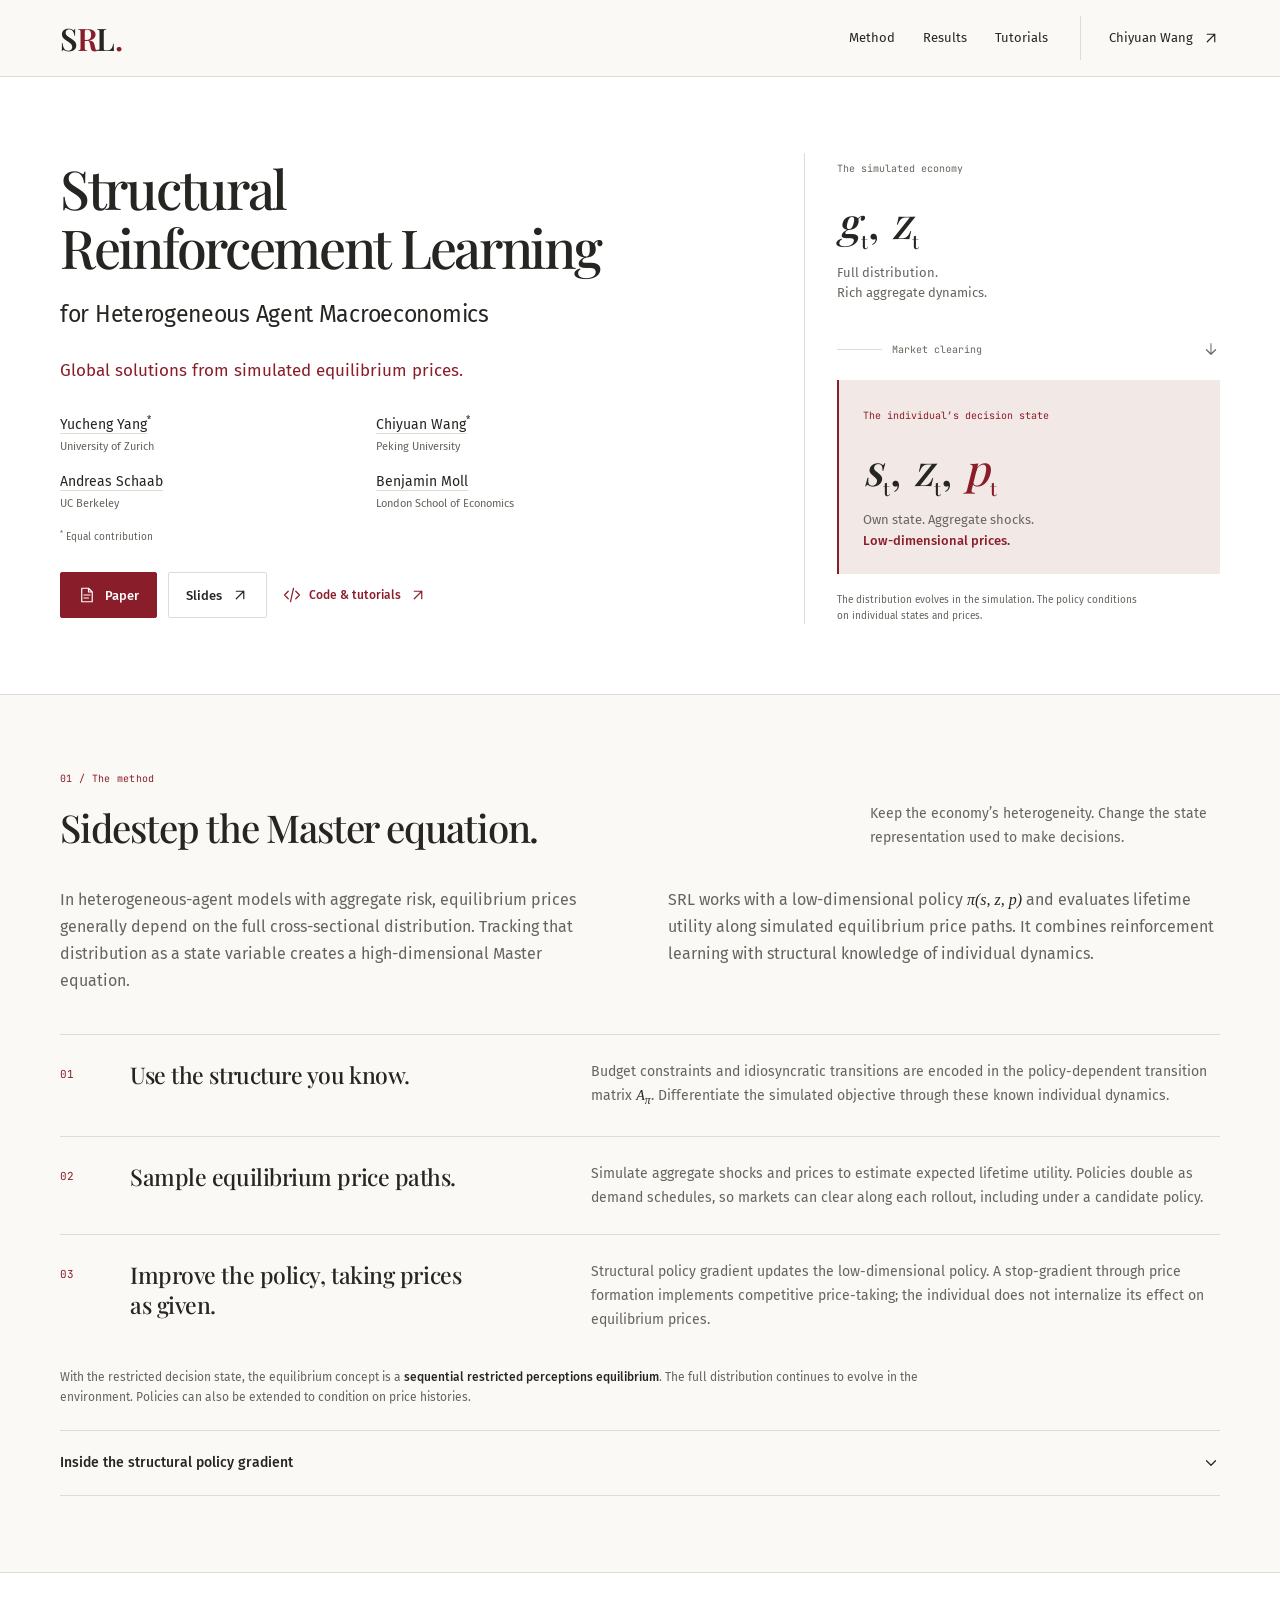
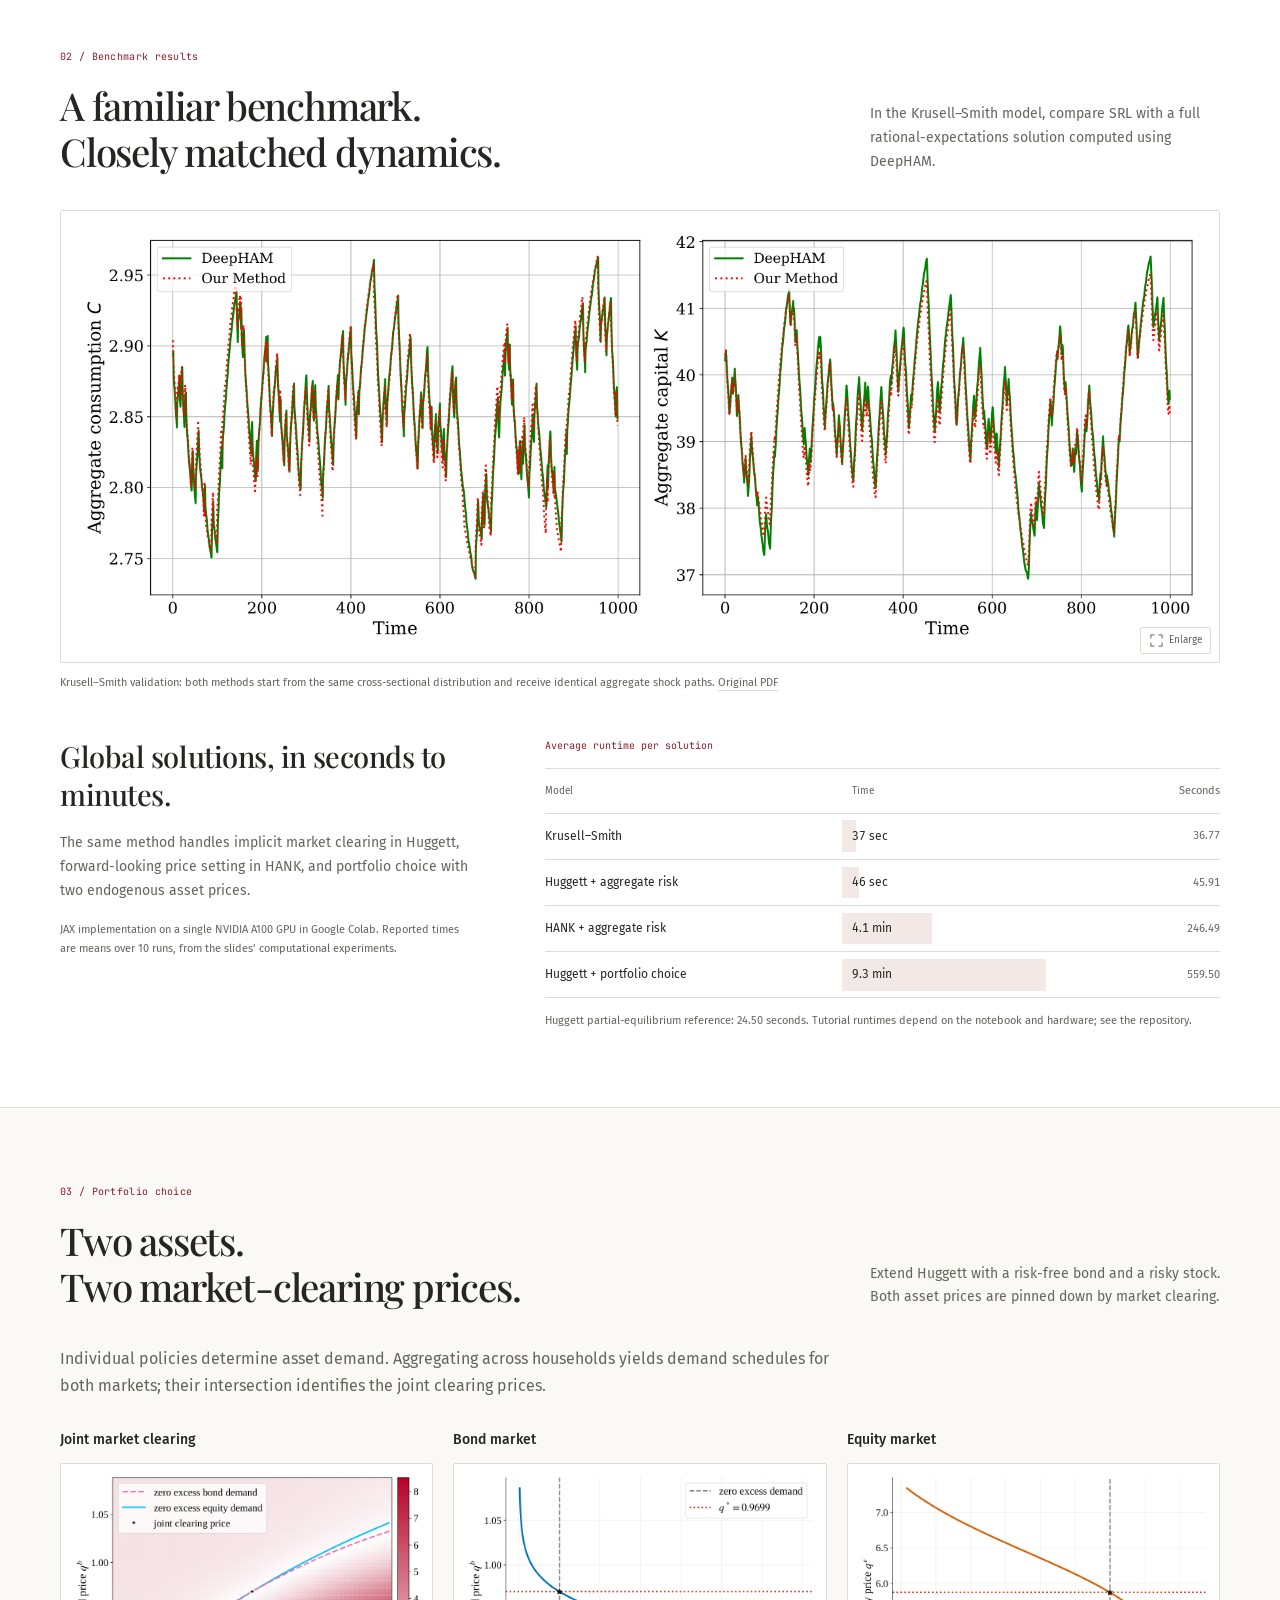
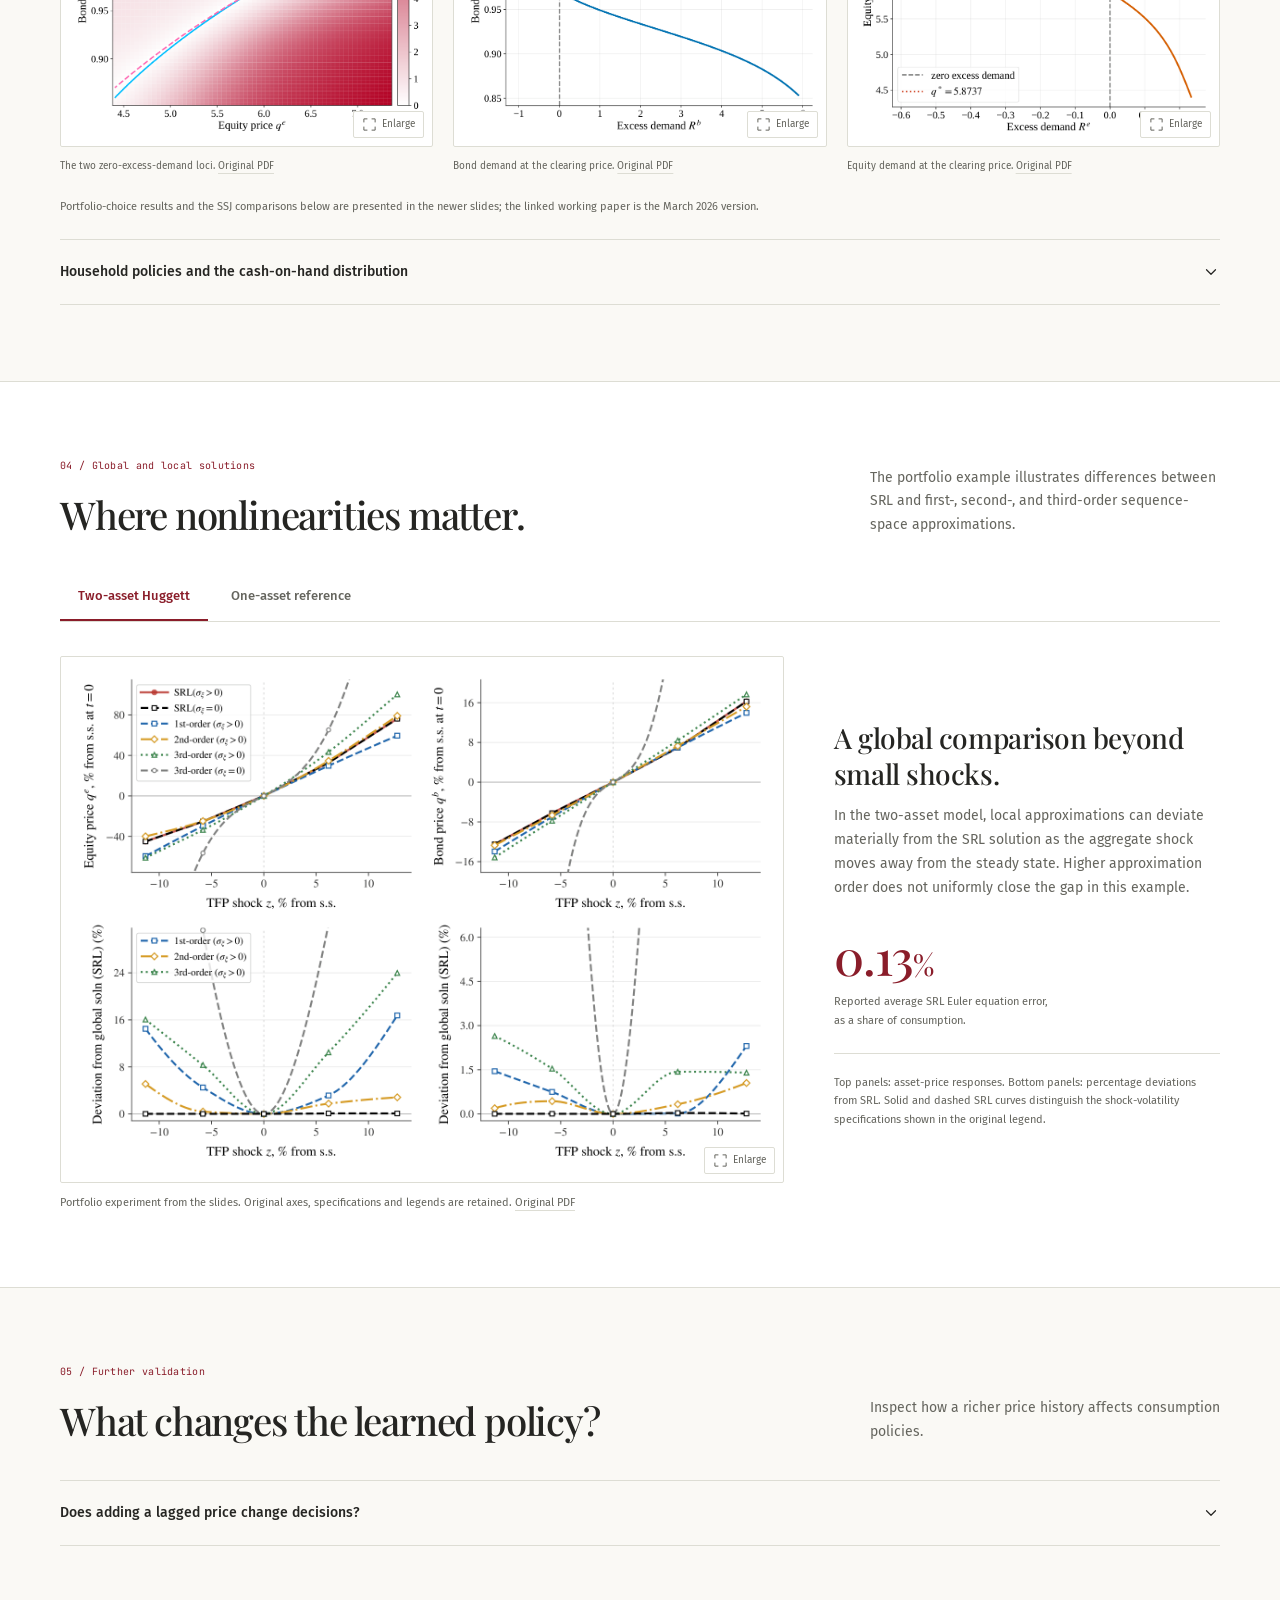
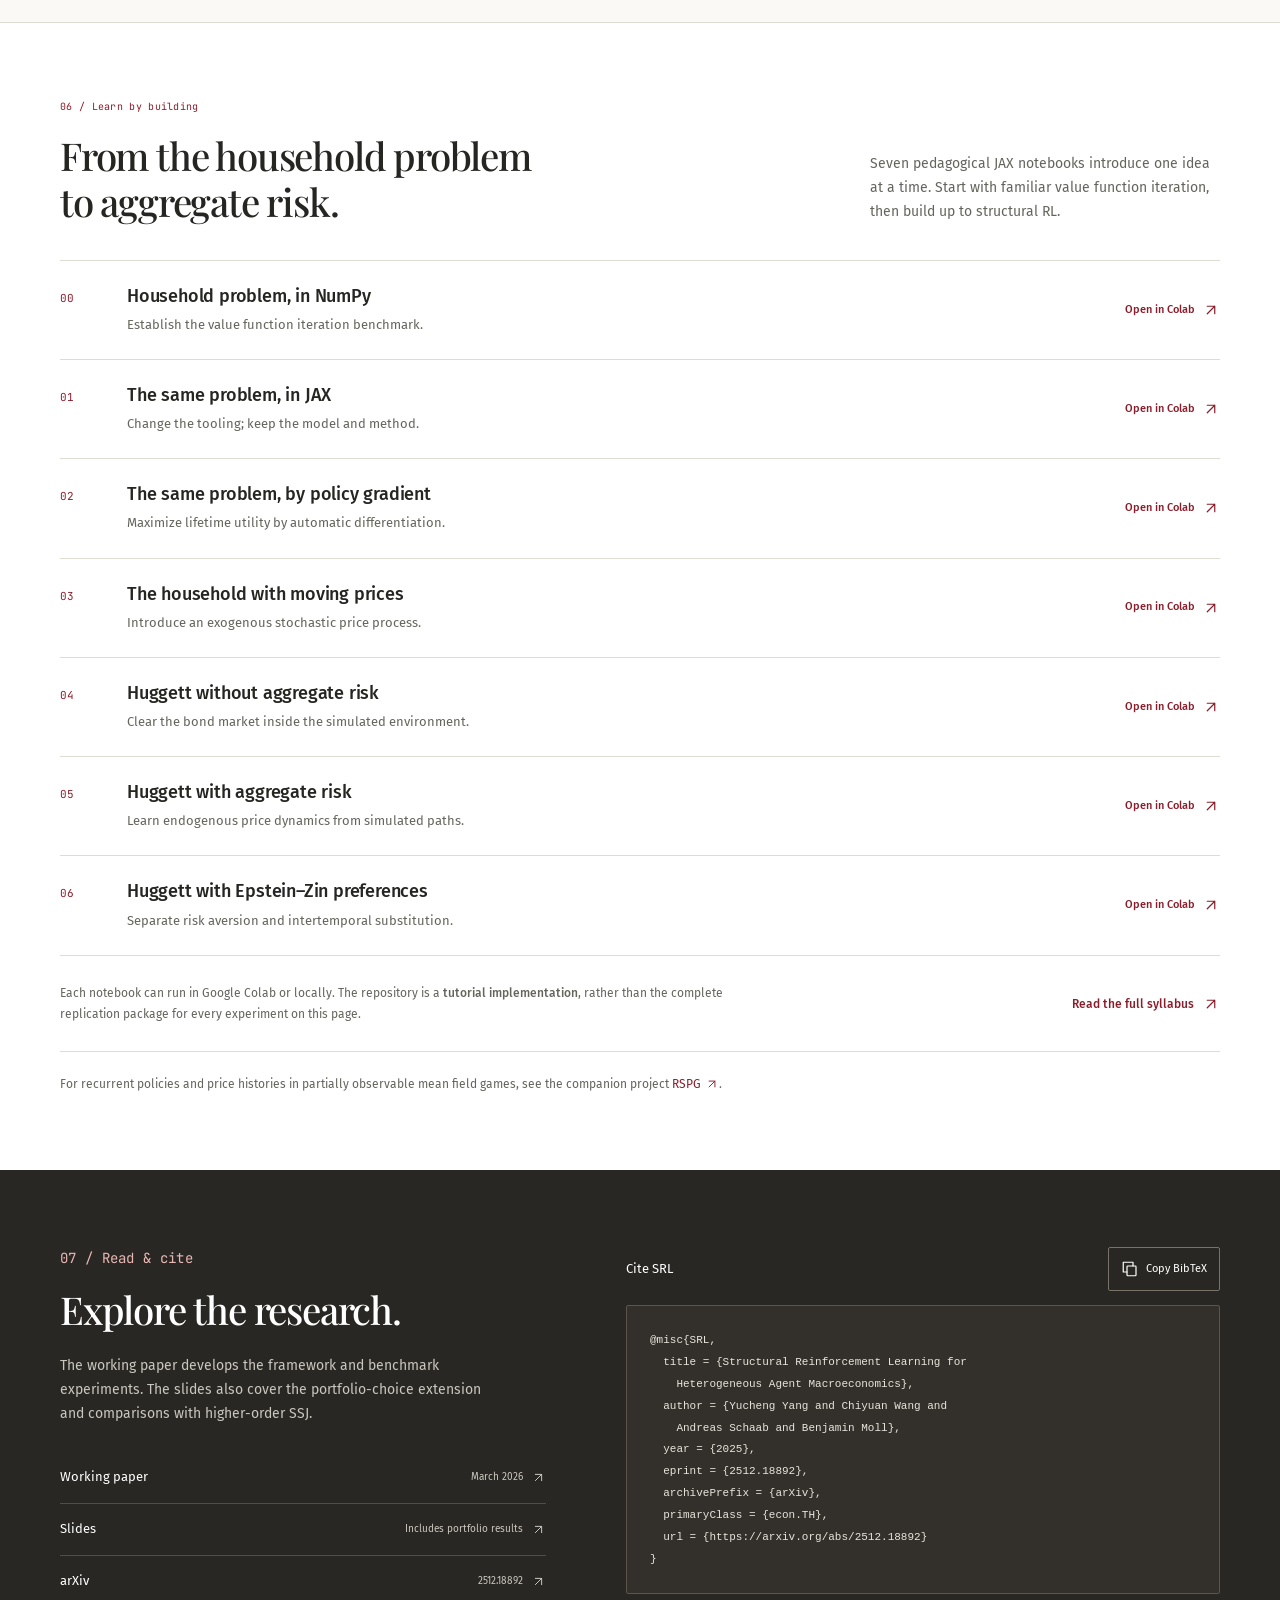
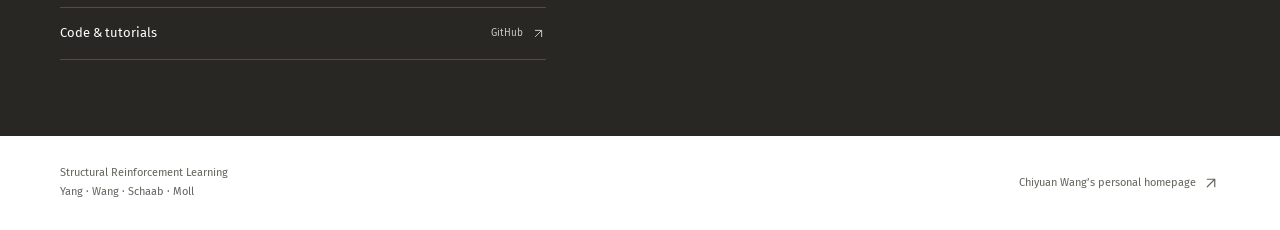
<file: srl/index.html>
<!DOCTYPE html>
<html lang="en">
<head>
  <meta charset="utf-8" />
  <meta name="viewport" content="width=device-width, initial-scale=1" />
  <title>SRL — Structural Reinforcement Learning for Heterogeneous Agent Macroeconomics</title>
  <meta name="description" content="Structural reinforcement learning for global solutions of heterogeneous-agent macroeconomic models. Learn equilibrium prices from simulation, exploit known individual dynamics, and clear markets along the way." />
  <link rel="canonical" href="https://wangchiyuan.com/srl/" />
  <link rel="icon" type="image/png" href="../static/uploads/pku_icon.png" />
  <meta property="og:type" content="website" />
  <meta property="og:title" content="Structural Reinforcement Learning for Heterogeneous Agent Macroeconomics" />
  <meta property="og:description" content="Global solutions from simulated equilibrium prices. Method, computational results, and hands-on JAX tutorials." />
  <meta property="og:url" content="https://wangchiyuan.com/srl/" />
  <meta property="og:image" content="https://wangchiyuan.com/srl/assets/computational-graph.png" />
  <meta name="twitter:card" content="summary_large_image" />
  <meta name="theme-color" content="#faf9f5" />
  <link rel="preload" href="../aer-bench/assets/fonts/playfair-display-normal.woff2" as="font" type="font/woff2" crossorigin />
  <link rel="preload" href="../aer-bench/assets/fonts/fira-sans-400.woff2" as="font" type="font/woff2" crossorigin />
  <link rel="stylesheet" href="style.css?v=2" />
  <script src="script.js?v=2" defer></script>
  <script type="application/ld+json">
    {"@context":"https://schema.org","@type":"ScholarlyArticle","name":"Structural Reinforcement Learning for Heterogeneous Agent Macroeconomics","alternateName":"SRL","url":"https://wangchiyuan.com/srl/","sameAs":"https://arxiv.org/abs/2512.18892","author":[{"@type":"Person","name":"Yucheng Yang","url":"https://sites.google.com/site/yangyucheng1993"},{"@type":"Person","name":"Chiyuan Wang","url":"https://wangchiyuan.com/"},{"@type":"Person","name":"Andreas Schaab","url":"https://andreasschaab.com/"},{"@type":"Person","name":"Benjamin Moll","url":"https://benjaminmoll.com/"}],"encoding":{"@type":"MediaObject","contentUrl":"https://wangchiyuan.com/static/uploads/SRL.pdf","encodingFormat":"application/pdf"}}
  </script>
</head>
<body id="top">
  <a class="skip-link" href="#method">Skip to the research</a>
  <svg class="symbols" xmlns="http://www.w3.org/2000/svg" aria-hidden="true">
    <symbol id="arrow" viewBox="0 0 24 24"><path d="M5 12h14m-6-6 6 6-6 6" /></symbol>
    <symbol id="external" viewBox="0 0 24 24"><path d="M7 17 17 7M7 7h10v10" /></symbol>
    <symbol id="paper" viewBox="0 0 24 24"><path d="M14 3H5v18h14V8Zm0 0v5h5M8 12h8M8 16h6" /></symbol>
    <symbol id="code" viewBox="0 0 24 24"><path d="m7 7-5 5 5 5m10-10 5 5-5 5m-7 4 4-18" /></symbol>
    <symbol id="expand" viewBox="0 0 24 24"><path d="M8 3H3v5m13-5h5v5M3 16v5h5m13-5v5h-5" /></symbol>
    <symbol id="copy" viewBox="0 0 24 24"><rect x="8" y="8" width="12" height="13" rx="1" /><path d="M16 8V3H3v13h5" /></symbol>
    <symbol id="close" viewBox="0 0 24 24"><path d="m6 6 12 12M6 18 18 6" /></symbol>
    <symbol id="chevron" viewBox="0 0 24 24"><path d="m6 9 6 6 6-6" /></symbol>
  </svg>
  <header class="site-nav">
    <nav class="container nav-inner" aria-label="Project">
      <a class="brand" href="#top" aria-label="SRL, back to top">S<span>R</span>L<span class="brand-period">.</span></a>
      <div class="nav-links"><a href="#method">Method</a><a href="#results">Results</a><a href="#tutorials">Tutorials</a></div>
      <a class="home-link" href="../" aria-label="Chiyuan Wang’s personal homepage"><span>Chiyuan Wang</span><svg class="icon" aria-hidden="true"><use href="#external" /></svg></a>
    </nav>
  </header>
  <main>
    <section class="hero container" aria-labelledby="project-title">
      <div class="hero-copy">
        <h1 id="project-title">Structural<br />Reinforcement Learning<span>for Heterogeneous Agent Macroeconomics</span></h1>
        <p class="hero-description">Global solutions from simulated equilibrium prices.</p>
        <ul class="authors" aria-label="Authors">
          <li><a href="https://sites.google.com/site/yangyucheng1993">Yucheng Yang</a><sup>*</sup><span>University of Zurich</span></li>
          <li><a href="../">Chiyuan Wang</a><sup>*</sup><span>Peking University</span></li>
          <li><a href="https://andreasschaab.com/">Andreas Schaab</a><span>UC Berkeley</span></li>
          <li><a href="https://benjaminmoll.com/">Benjamin Moll</a><span>London School of Economics</span></li>
        </ul>
        <p class="contribution"><sup>*</sup> Equal contribution</p>
        <div class="actions"><a class="button primary" href="../static/uploads/SRL.pdf"><svg class="icon" aria-hidden="true"><use href="#paper" /></svg> Paper</a><a class="button" href="../static/uploads/SRL_slides.pdf">Slides <svg class="icon" aria-hidden="true"><use href="#external" /></svg></a><a class="text-link" href="https://github.com/StructuralRL/SRL"><svg class="icon" aria-hidden="true"><use href="#code" /></svg> Code &amp; tutorials <svg class="icon" aria-hidden="true"><use href="#external" /></svg></a></div>
      </div>
      <figure class="state-diagram" aria-label="State representation in structural reinforcement learning">
        <div class="diagram-economy"><span class="diagram-label">The simulated economy</span><p class="diagram-math"><var>g</var><sub>t</sub>, <var>z</var><sub>t</sub></p><p>Full distribution.<br />Rich aggregate dynamics.</p></div>
        <div class="diagram-bridge"><span class="diagram-line"></span><span>Market clearing</span><svg class="icon" aria-hidden="true"><use href="#arrow" /></svg></div>
        <div class="diagram-policy"><span class="diagram-label">The individual’s decision state</span><p class="diagram-math"><var>s</var><sub>t</sub>, <var>z</var><sub>t</sub>, <strong><var>p</var><sub>t</sub></strong></p><p>Own state. Aggregate shocks.<br /><strong>Low-dimensional prices.</strong></p></div>
        <figcaption>The distribution evolves in the simulation. The policy conditions on individual states and prices.</figcaption>
      </figure>
    </section>

    <section class="section paper-band" id="method" aria-labelledby="method-title">
      <div class="container">
        <div class="section-heading"><div><p class="section-number">01 / The method</p><h2 id="method-title">Sidestep the Master equation.</h2></div><p class="section-description">Keep the economy’s heterogeneity. Change the state representation used to make decisions.</p></div>
        <div class="method-intro"><p>In heterogeneous-agent models with aggregate risk, equilibrium prices generally depend on the full cross-sectional distribution. Tracking that distribution as a state variable creates a high-dimensional Master equation.</p><p>SRL works with a low-dimensional policy <span class="inline-math">π(s, z, p)</span> and evaluates lifetime utility along simulated equilibrium price paths. It combines reinforcement learning with structural knowledge of individual dynamics.</p></div>
        <ol class="method-steps">
          <li><span class="step-number">01</span><div><h3>Use the structure you know.</h3><p>Budget constraints and idiosyncratic transitions are encoded in the policy-dependent transition matrix <span class="inline-math">A<sub>π</sub></span>. Differentiate the simulated objective through these known individual dynamics.</p></div></li>
          <li><span class="step-number">02</span><div><h3>Sample equilibrium price paths.</h3><p>Simulate aggregate shocks and prices to estimate expected lifetime utility. Policies double as demand schedules, so markets can clear along each rollout, including under a candidate policy.</p></div></li>
          <li><span class="step-number">03</span><div><h3>Improve the policy, taking prices as given.</h3><p>Structural policy gradient updates the low-dimensional policy. A stop-gradient through price formation implements competitive price-taking; the individual does not internalize its effect on equilibrium prices.</p></div></li>
        </ol>
        <p class="method-scope">With the restricted decision state, the equilibrium concept is a <strong>sequential restricted perceptions equilibrium</strong>. The full distribution continues to evolve in the environment. Policies can also be extended to condition on price histories.</p>
        <details class="disclosure"><summary>Inside the structural policy gradient <svg class="icon" aria-hidden="true"><use href="#chevron" /></svg></summary><div class="disclosure-content"><p class="figure-intro">Known individual transitions carry the gradient; simulated aggregate histories supply the price paths. Monte Carlo sampling still introduces uncertainty in the estimated objective.</p>
<figure class="research-figure">
      <button class="figure-open" type="button" data-figure="assets/computational-graph.png" data-pdf="assets/computational-graph.pdf" data-title="the structural policy gradient computational graph" aria-label="Enlarge the structural policy gradient computational graph">
        <img src="assets/computational-graph.png" alt="Computational graph across time: policies determine consumption and individual transitions, the distribution and aggregate shocks determine prices, and discounted consumption contributes to the value objective." width="1600" height="777" loading="lazy" />
        <span class="zoom-hint"><svg class="icon" aria-hidden="true"><use href="#expand" /></svg><span>Enlarge</span></span>
      </button>
      <figcaption>The structural policy gradient computational graph, from the slides. <a href="assets/computational-graph.pdf">Original PDF</a></figcaption>
    </figure>
        </div></details>
      </div>
    </section>

    <section class="section" id="results" aria-labelledby="results-title">
      <div class="container">
        <div class="section-heading"><div><p class="section-number">02 / Benchmark results</p><h2 id="results-title">A familiar benchmark.<br />Closely matched dynamics.</h2></div><p class="section-description">In the Krusell–Smith model, compare SRL with a full rational-expectations solution computed using DeepHAM.</p></div>
<figure class="research-figure">
      <button class="figure-open" type="button" data-figure="assets/ks-deepham.png" data-pdf="assets/ks-deepham.pdf" data-title="the SRL and DeepHAM benchmark comparison" aria-label="Enlarge the SRL and DeepHAM benchmark comparison">
        <img src="assets/ks-deepham.png" alt="SRL and DeepHAM paths of aggregate consumption and capital are nearly overlapping across the displayed 1,000-period simulation." width="1728" height="648" loading="lazy" />
        <span class="zoom-hint"><svg class="icon" aria-hidden="true"><use href="#expand" /></svg><span>Enlarge</span></span>
      </button>
      <figcaption>Krusell–Smith validation: both methods start from the same cross-sectional distribution and receive identical aggregate shock paths. <a href="assets/ks-deepham.pdf">Original PDF</a></figcaption>
    </figure>
        <div class="runtime-layout"><div><h3>Global solutions, in seconds to minutes.</h3><p>The same method handles implicit market clearing in Huggett, forward-looking price setting in HANK, and portfolio choice with two endogenous asset prices.</p><p class="small-note">JAX implementation on a single NVIDIA A100 GPU in Google Colab. Reported times are means over 10 runs, from the slides’ computational experiments.</p></div>
          <div class="runtime-table-wrap"><table class="runtime-table"><caption>Average runtime per solution</caption><thead><tr><th scope="col">Model</th><th scope="col">Time</th><th scope="col">Seconds</th></tr></thead><tbody><tr><th scope="row">Krusell–Smith</th><td><span class="runtime-bar" style="--bar: 6.57%"></span>37 sec</td><td>36.77</td></tr><tr><th scope="row">Huggett + aggregate risk</th><td><span class="runtime-bar" style="--bar: 8.21%"></span>46 sec</td><td>45.91</td></tr><tr><th scope="row">HANK + aggregate risk</th><td><span class="runtime-bar" style="--bar: 44.06%"></span>4.1 min</td><td>246.49</td></tr><tr><th scope="row">Huggett + portfolio choice</th><td><span class="runtime-bar" style="--bar: 100%"></span>9.3 min</td><td>559.50</td></tr></tbody></table><p class="small-note">Huggett partial-equilibrium reference: 24.50 seconds. Tutorial runtimes depend on the notebook and hardware; see the repository.</p></div>
        </div>
      </div>
    </section>

    <section class="section paper-band" id="portfolio" aria-labelledby="portfolio-title">
      <div class="container">
        <div class="section-heading"><div><p class="section-number">03 / Portfolio choice</p><h2 id="portfolio-title">Two assets.<br />Two market-clearing prices.</h2></div><p class="section-description">Extend Huggett with a risk-free bond and a risky stock. Both asset prices are pinned down by market clearing.</p></div>
        <p class="section-lede">Individual policies determine asset demand. Aggregating across households yields demand schedules for both markets; their intersection identifies the joint clearing prices.</p>
        <div class="clearing-grid"><div><h3>Joint market clearing</h3><figure class="research-figure">
      <button class="figure-open" type="button" data-figure="assets/portfolio-joint-clearing.png" data-pdf="assets/portfolio-joint-clearing.pdf" data-title="joint bond and equity market clearing" aria-label="Enlarge joint bond and equity market clearing">
        <img src="assets/portfolio-joint-clearing.png" alt="Zero excess bond-demand and equity-demand loci intersect at the joint clearing price in the two-price plane." width="900" height="675" loading="lazy" />
        <span class="zoom-hint"><svg class="icon" aria-hidden="true"><use href="#expand" /></svg><span>Enlarge</span></span>
      </button>
      <figcaption>The two zero-excess-demand loci. <a href="assets/portfolio-joint-clearing.pdf">Original PDF</a></figcaption>
    </figure></div><div><h3>Bond market</h3><figure class="research-figure">
      <button class="figure-open" type="button" data-figure="assets/portfolio-bond-clearing.png" data-pdf="assets/portfolio-bond-clearing.pdf" data-title="the bond excess-demand curve" aria-label="Enlarge the bond excess-demand curve">
        <img src="assets/portfolio-bond-clearing.png" alt="The bond excess-demand curve crosses zero at the marked equilibrium bond price." width="900" height="675" loading="lazy" />
        <span class="zoom-hint"><svg class="icon" aria-hidden="true"><use href="#expand" /></svg><span>Enlarge</span></span>
      </button>
      <figcaption>Bond demand at the clearing price. <a href="assets/portfolio-bond-clearing.pdf">Original PDF</a></figcaption>
    </figure></div><div><h3>Equity market</h3><figure class="research-figure">
      <button class="figure-open" type="button" data-figure="assets/portfolio-equity-clearing.png" data-pdf="assets/portfolio-equity-clearing.pdf" data-title="the equity excess-demand curve" aria-label="Enlarge the equity excess-demand curve">
        <img src="assets/portfolio-equity-clearing.png" alt="The equity excess-demand curve crosses zero at the marked equilibrium equity price." width="900" height="675" loading="lazy" />
        <span class="zoom-hint"><svg class="icon" aria-hidden="true"><use href="#expand" /></svg><span>Enlarge</span></span>
      </button>
      <figcaption>Equity demand at the clearing price. <a href="assets/portfolio-equity-clearing.pdf">Original PDF</a></figcaption>
    </figure></div></div>
        <p class="source-note">Portfolio-choice results and the SSJ comparisons below are presented in the newer slides; the linked working paper is the March 2026 version.</p>
        <details class="disclosure"><summary>Household policies and the cash-on-hand distribution <svg class="icon" aria-hidden="true"><use href="#chevron" /></svg></summary><div class="disclosure-content policy-grid"><div><h3>Consumption</h3><figure class="research-figure">
      <button class="figure-open" type="button" data-figure="assets/portfolio-consumption.png" data-pdf="assets/portfolio-consumption.pdf" data-title="portfolio consumption policies" aria-label="Enlarge portfolio consumption policies">
        <img src="assets/portfolio-consumption.png" alt="Consumption rises with cash on hand, with three curves for different income states." width="1000" height="750" loading="lazy" />
        <span class="zoom-hint"><svg class="icon" aria-hidden="true"><use href="#expand" /></svg><span>Enlarge</span></span>
      </button>
      <figcaption>Consumption by income state. <a href="assets/portfolio-consumption.pdf">Original PDF</a></figcaption>
    </figure></div><div><h3>Equity share</h3><figure class="research-figure">
      <button class="figure-open" type="button" data-figure="assets/portfolio-equity-share.png" data-pdf="assets/portfolio-equity-share.pdf" data-title="equity-share policies" aria-label="Enlarge equity-share policies">
        <img src="assets/portfolio-equity-share.png" alt="The equity share increases with cash on hand and levels off, with separate curves for three income states." width="1000" height="750" loading="lazy" />
        <span class="zoom-hint"><svg class="icon" aria-hidden="true"><use href="#expand" /></svg><span>Enlarge</span></span>
      </button>
      <figcaption>Equity share by income state. <a href="assets/portfolio-equity-share.pdf">Original PDF</a></figcaption>
    </figure></div><div><h3>Cash-on-hand distribution</h3><figure class="research-figure">
      <button class="figure-open" type="button" data-figure="assets/portfolio-distribution.png" data-pdf="assets/portfolio-distribution.pdf" data-title="the cash-on-hand distribution" aria-label="Enlarge the cash-on-hand distribution">
        <img src="assets/portfolio-distribution.png" alt="The cash-on-hand distribution shows the total density and contributions from low, middle and high income states." width="1000" height="750" loading="lazy" />
        <span class="zoom-hint"><svg class="icon" aria-hidden="true"><use href="#expand" /></svg><span>Enlarge</span></span>
      </button>
      <figcaption>Distribution by income state. <a href="assets/portfolio-distribution.pdf">Original PDF</a></figcaption>
    </figure></div></div></details>
      </div>
    </section>

    <section class="section" id="global" aria-labelledby="global-title">
      <div class="container">
        <div class="section-heading"><div><p class="section-number">04 / Global and local solutions</p><h2 id="global-title">Where nonlinearities matter.</h2></div><p class="section-description">The portfolio example illustrates differences between SRL and first-, second-, and third-order sequence-space approximations.</p></div>
        <div class="comparison-tabs" role="tablist" aria-label="SSJ comparison model" hidden><button type="button" role="tab" id="tab-two-asset" aria-controls="panel-two-asset" aria-selected="true" data-comparison="two-asset">Two-asset Huggett</button><button type="button" role="tab" id="tab-one-asset" aria-controls="panel-one-asset" aria-selected="false" tabindex="-1" data-comparison="one-asset">One-asset reference</button></div>
        <div class="comparison-panel" id="panel-two-asset" role="tabpanel" aria-labelledby="tab-two-asset" tabindex="0"><div class="comparison-layout"><div><figure class="research-figure">
      <button class="figure-open" type="button" data-figure="assets/portfolio-ssj.png" data-pdf="assets/portfolio-ssj.pdf" data-title="the two-asset SRL and SSJ comparison" aria-label="Enlarge the two-asset SRL and SSJ comparison">
        <img src="assets/portfolio-ssj.png" alt="Four panels compare two-asset Huggett equity and bond prices under SRL and first-, second-, and third-order SSJ approximations, with deviations from SRL below." width="1500" height="1074" loading="lazy" />
        <span class="zoom-hint"><svg class="icon" aria-hidden="true"><use href="#expand" /></svg><span>Enlarge</span></span>
      </button>
      <figcaption>Portfolio experiment from the slides. Original axes, specifications and legends are retained. <a href="assets/portfolio-ssj.pdf">Original PDF</a></figcaption>
    </figure></div><div class="comparison-copy"><h3>A global comparison beyond small shocks.</h3><p>In the two-asset model, local approximations can deviate materially from the SRL solution as the aggregate shock moves away from the steady state. Higher approximation order does not uniformly close the gap in this example.</p><p class="accuracy-number">0.13<span>%</span></p><p class="accuracy-label">Reported average SRL Euler equation error,<br />as a share of consumption.</p><p class="small-note">Top panels: asset-price responses. Bottom panels: percentage deviations from SRL. Solid and dashed SRL curves distinguish the shock-volatility specifications shown in the original legend.</p></div></div></div>
        <div class="comparison-panel" id="panel-one-asset" role="tabpanel" aria-labelledby="tab-one-asset" tabindex="0"><div class="comparison-layout"><div><figure class="research-figure">
      <button class="figure-open" type="button" data-figure="assets/huggett-ssj.png" data-pdf="assets/huggett-ssj.pdf" data-title="the one-asset SRL and SSJ comparison" aria-label="Enlarge the one-asset SRL and SSJ comparison">
        <img src="assets/huggett-ssj.png" alt="Four panels compare one-asset Huggett bond prices at times zero and one under SRL and three orders of SSJ, showing close responses and small remaining deviations." width="1500" height="1074" loading="lazy" />
        <span class="zoom-hint"><svg class="icon" aria-hidden="true"><use href="#expand" /></svg><span>Enlarge</span></span>
      </button>
      <figcaption>One-asset reference from the slides; note its distinct shock range and specifications. <a href="assets/huggett-ssj.pdf">Original PDF</a></figcaption>
    </figure></div><div class="comparison-copy"><h3>The one-asset benchmark is different.</h3><p>In the one-asset Huggett example, the sequence-space approximations and SRL are closely aligned over the displayed shock range. The lower panels make the small remaining deviations visible.</p><p class="accuracy-number">0.096<span>%</span></p><p class="accuracy-label">Reported average SRL Euler equation error<br />for the one-asset example in the slides.</p><p class="small-note">These are different model experiments with different shock ranges and specifications. Switching views compares their findings, rather than holding the calibration fixed.</p></div></div></div>
      </div>
    </section>

    <section class="section paper-band" id="validation" aria-labelledby="validation-title">
      <div class="container">
        <div class="section-heading"><div><p class="section-number">05 / Further validation</p><h2 id="validation-title">What changes the learned policy?</h2></div><p class="section-description">Inspect how a richer price history affects consumption policies.</p></div>
        <details class="disclosure"><summary>Does adding a lagged price change decisions? <svg class="icon" aria-hidden="true"><use href="#chevron" /></svg></summary><div class="disclosure-content validation-layout"><div><h3>Richer price information.</h3><p>In the Huggett experiment, allowing the policy to condition on one lagged bond price changes consumption policies only slightly over the displayed states.</p><p class="small-note">This is an empirical robustness check in the benchmark, rather than a general result that current prices are sufficient in every economy.</p></div><figure class="research-figure">
      <button class="figure-open" type="button" data-figure="assets/huggett-price-history.png" data-pdf="assets/huggett-price-history.pdf" data-title="the lagged-price robustness comparison" aria-label="Enlarge the lagged-price robustness comparison">
        <img src="assets/huggett-price-history.png" alt="Nine panels compare Huggett consumption policies using current prices only with policies also conditioning on three different lagged bond prices. The curves are nearly overlapping." width="1650" height="1238" loading="lazy" />
        <span class="zoom-hint"><svg class="icon" aria-hidden="true"><use href="#expand" /></svg><span>Enlarge</span></span>
      </button>
      <figcaption>Huggett price-history robustness: current-price policies versus one-price-lag policies. <a href="assets/huggett-price-history.pdf">Original PDF</a></figcaption>
    </figure></div></details>
      </div>
    </section>

    <section class="section" id="tutorials" aria-labelledby="tutorials-title">
      <div class="container">
        <div class="section-heading"><div><p class="section-number">06 / Learn by building</p><h2 id="tutorials-title">From the household problem<br />to aggregate risk.</h2></div><p class="section-description">Seven pedagogical JAX notebooks introduce one idea at a time. Start with familiar value function iteration, then build up to structural RL.</p></div>
        <div class="tutorial-list">
<div class="tutorial-row"><span class="tutorial-number">00</span><div><h3><a href="https://github.com/StructuralRL/SRL/blob/main/tutorials/00_household_numpy.ipynb">Household problem, in NumPy</a></h3><p>Establish the value function iteration benchmark.</p></div><a class="tutorial-run" href="https://colab.research.google.com/github/StructuralRL/SRL/blob/main/tutorials/00_household_numpy.ipynb" aria-label="Open tutorial 0: Household problem, in NumPy in Colab">Open in Colab <svg class="icon" aria-hidden="true"><use href="#external" /></svg></a></div>
<div class="tutorial-row"><span class="tutorial-number">01</span><div><h3><a href="https://github.com/StructuralRL/SRL/blob/main/tutorials/01_household_jax.ipynb">The same problem, in JAX</a></h3><p>Change the tooling; keep the model and method.</p></div><a class="tutorial-run" href="https://colab.research.google.com/github/StructuralRL/SRL/blob/main/tutorials/01_household_jax.ipynb" aria-label="Open tutorial 1: The same problem, in JAX in Colab">Open in Colab <svg class="icon" aria-hidden="true"><use href="#external" /></svg></a></div>
<div class="tutorial-row"><span class="tutorial-number">02</span><div><h3><a href="https://github.com/StructuralRL/SRL/blob/main/tutorials/02_household_policy_gradient.ipynb">The same problem, by policy gradient</a></h3><p>Maximize lifetime utility by automatic differentiation.</p></div><a class="tutorial-run" href="https://colab.research.google.com/github/StructuralRL/SRL/blob/main/tutorials/02_household_policy_gradient.ipynb" aria-label="Open tutorial 2: The same problem, by policy gradient in Colab">Open in Colab <svg class="icon" aria-hidden="true"><use href="#external" /></svg></a></div>
<div class="tutorial-row"><span class="tutorial-number">03</span><div><h3><a href="https://github.com/StructuralRL/SRL/blob/main/tutorials/03_household_moving_prices.ipynb">The household with moving prices</a></h3><p>Introduce an exogenous stochastic price process.</p></div><a class="tutorial-run" href="https://colab.research.google.com/github/StructuralRL/SRL/blob/main/tutorials/03_household_moving_prices.ipynb" aria-label="Open tutorial 3: The household with moving prices in Colab">Open in Colab <svg class="icon" aria-hidden="true"><use href="#external" /></svg></a></div>
<div class="tutorial-row"><span class="tutorial-number">04</span><div><h3><a href="https://github.com/StructuralRL/SRL/blob/main/tutorials/04_ge_huggett.ipynb">Huggett without aggregate risk</a></h3><p>Clear the bond market inside the simulated environment.</p></div><a class="tutorial-run" href="https://colab.research.google.com/github/StructuralRL/SRL/blob/main/tutorials/04_ge_huggett.ipynb" aria-label="Open tutorial 4: Huggett without aggregate risk in Colab">Open in Colab <svg class="icon" aria-hidden="true"><use href="#external" /></svg></a></div>
<div class="tutorial-row"><span class="tutorial-number">05</span><div><h3><a href="https://github.com/StructuralRL/SRL/blob/main/tutorials/05_ge_huggett_agg_risk.ipynb">Huggett with aggregate risk</a></h3><p>Learn endogenous price dynamics from simulated paths.</p></div><a class="tutorial-run" href="https://colab.research.google.com/github/StructuralRL/SRL/blob/main/tutorials/05_ge_huggett_agg_risk.ipynb" aria-label="Open tutorial 5: Huggett with aggregate risk in Colab">Open in Colab <svg class="icon" aria-hidden="true"><use href="#external" /></svg></a></div>
<div class="tutorial-row"><span class="tutorial-number">06</span><div><h3><a href="https://github.com/StructuralRL/SRL/blob/main/tutorials/06_ge_huggett_epstein_zin.ipynb">Huggett with Epstein–Zin preferences</a></h3><p>Separate risk aversion and intertemporal substitution.</p></div><a class="tutorial-run" href="https://colab.research.google.com/github/StructuralRL/SRL/blob/main/tutorials/06_ge_huggett_epstein_zin.ipynb" aria-label="Open tutorial 6: Huggett with Epstein–Zin preferences in Colab">Open in Colab <svg class="icon" aria-hidden="true"><use href="#external" /></svg></a></div>
        </div>
        <div class="tutorial-note"><p>Each notebook can run in Google Colab or locally. The repository is a <strong>tutorial implementation</strong>, rather than the complete replication package for every experiment on this page.</p><a class="text-link" href="https://github.com/StructuralRL/SRL/blob/main/TUTORIAL.md">Read the full syllabus <svg class="icon" aria-hidden="true"><use href="#external" /></svg></a></div>
        <p class="related-work">For recurrent policies and price histories in partially observable mean field games, see the companion project <a href="https://clarisse-wibault.github.io/rspg/">RSPG <svg class="icon" aria-hidden="true"><use href="#external" /></svg></a>.</p>
      </div>
    </section>

    <section class="section resources" id="resources" aria-labelledby="resources-title">
      <div class="container resource-layout"><div><p class="section-number">07 / Read &amp; cite</p><h2 id="resources-title">Explore the research.</h2><p>The working paper develops the framework and benchmark experiments. The slides also cover the portfolio-choice extension and comparisons with higher-order SSJ.</p><div class="resource-links"><a href="../static/uploads/SRL.pdf">Working paper <span>March 2026 <svg class="icon" aria-hidden="true"><use href="#external" /></svg></span></a><a href="../static/uploads/SRL_slides.pdf">Slides <span>Includes portfolio results <svg class="icon" aria-hidden="true"><use href="#external" /></svg></span></a><a href="https://arxiv.org/abs/2512.18892">arXiv <span>2512.18892 <svg class="icon" aria-hidden="true"><use href="#external" /></svg></span></a><a href="https://github.com/StructuralRL/SRL">Code &amp; tutorials <span>GitHub <svg class="icon" aria-hidden="true"><use href="#external" /></svg></span></a></div></div>
        <div><div class="citation-head"><h3>Cite SRL</h3><button class="copy-button" id="copy-citation" type="button"><svg class="icon" aria-hidden="true"><use href="#copy" /></svg> Copy BibTeX</button></div><pre><code id="citation">@misc{SRL,
  title = {Structural Reinforcement Learning for
    Heterogeneous Agent Macroeconomics},
  author = {Yucheng Yang and Chiyuan Wang and
    Andreas Schaab and Benjamin Moll},
  year = {2025},
  eprint = {2512.18892},
  archivePrefix = {arXiv},
  primaryClass = {econ.TH},
  url = {https://arxiv.org/abs/2512.18892}
}</code></pre><p class="copy-status" id="copy-status" role="status"></p></div>
      </div>
    </section>
  </main>
  <footer class="container footer"><p>Structural Reinforcement Learning<br />Yang · Wang · Schaab · Moll</p><a href="../">Chiyuan Wang’s personal homepage <svg class="icon" aria-hidden="true"><use href="#external" /></svg></a></footer>
  <dialog id="figure-viewer" aria-labelledby="figure-title"><div class="dialog-header"><h2 id="figure-title">Research figure</h2><a class="text-link" id="figure-original" href="assets/computational-graph.pdf">Original PDF <svg class="icon" aria-hidden="true"><use href="#external" /></svg></a><button class="dialog-close" type="button" aria-label="Close enlarged figure"><svg class="icon" aria-hidden="true"><use href="#close" /></svg></button></div><img class="dialog-image" id="figure-image" alt="" /></dialog>
</body>
</html>
</file>
<file: css/style.css>
/* ============================================================
   Chiyuan Wang — personal site
   Editorial / academic-quarterly aesthetic
   - Body:    Spectral (warm reading serif)
   - Mono:    JetBrains Mono (small-caps labels & numerals)
   ============================================================ */

:root {
  /* Warm paper palette — avoiding the generic #fafafa */
  --paper:       #f3ede1;   /* ecru / warm paper */
  --paper-deep:  #ebe2d1;   /* shadow fold */
  --ink:         #1c1a17;   /* near-black, warm */
  --ink-soft:    #4a463f;
  --ink-mute:    #5e584c;
  --rule:        #c9bfab;
  --rule-soft:   #ddd3bd;
  --claret:      #8a1d2a;   /* accent — a muted PKU-red nod */
  --claret-ink:  #6c1620;

  --serif-display: "Playfair Display", "Didot", "Bodoni MT", "Times New Roman", serif;
  --serif-body:    "Spectral", "Iowan Old Style", "Palatino", "Georgia", serif;
  --mono:          "JetBrains Mono", "IBM Plex Mono", ui-monospace, SFMono-Regular, Menlo, monospace;

  --measure:   62ch;
  --max:       80rem;

  --photo-max-width:  15.5rem;
  --photo-max-height: 19.5rem;
}

*,
*::before,
*::after { box-sizing: border-box; }

@media (prefers-reduced-motion: no-preference) {
  html { scroll-behavior: smooth; }
}

body {
  margin: 0;
  color: var(--ink);
  background: var(--paper);
  font-family: var(--serif-body);
  font-size: 1.0625rem;
  line-height: 1.65;
  font-feature-settings: "onum" 1, "liga" 1, "kern" 1;
  text-rendering: optimizeLegibility;
  -webkit-font-smoothing: antialiased;
  position: relative;
  min-height: 100vh;
}

/* Subtle paper grain — SVG noise, no external asset */
body::before {
  content: "";
  position: fixed;
  inset: 0;
  pointer-events: none;
  z-index: 0;
  opacity: 0.16;
  mix-blend-mode: multiply;
  background-image: url("data:image/svg+xml;utf8,<svg xmlns='http://www.w3.org/2000/svg' width='220' height='220'><filter id='n'><feTurbulence type='fractalNoise' baseFrequency='0.9' numOctaves='2' seed='7'/><feColorMatrix values='0 0 0 0 0.11  0 0 0 0 0.10  0 0 0 0 0.09  0 0 0 0.55 0'/></filter><rect width='100%25' height='100%25' filter='url(%23n)'/></svg>");
}

/* Warm vignette behind content */
body::after {
  content: "";
  position: fixed;
  inset: 0;
  pointer-events: none;
  z-index: 0;
  background:
    radial-gradient(120% 80% at 50% -10%, rgba(138, 29, 42, 0.06), transparent 60%),
    radial-gradient(80% 60% at 100% 110%, rgba(28, 26, 23, 0.08), transparent 65%);
}

.wrap {
  position: relative;
  z-index: 1;
  max-width: var(--max);
  margin: 0 auto;
  padding: 3.25rem 1.5rem 5rem;
}

/* ---------- Links ---------- */
a {
  color: var(--ink);
  text-decoration: underline;
  text-decoration-color: var(--rule);
  text-decoration-thickness: 1px;
  text-underline-offset: 0.22em;
  transition: color 160ms ease, text-decoration-color 160ms ease;
}
a:hover {
  color: var(--claret);
  text-decoration-color: var(--claret);
}
a:focus-visible {
  outline: 2px solid var(--claret);
  outline-offset: 3px;
  border-radius: 2px;
}

/* ============================================================
   MASTHEAD
   ============================================================ */
.site-header {
  position: relative;
  padding-bottom: 1.75rem;
  border-bottom: 1px solid var(--rule);
  margin-bottom: 3.5rem;
}

/* Top metadata row — like a journal masthead */
.masthead-meta {
  display: flex;
  justify-content: space-between;
  align-items: baseline;
  gap: 1rem;
  font-family: var(--mono);
  font-size: 0.68rem;
  letter-spacing: 0.18em;
  text-transform: uppercase;
  color: var(--ink-mute);
  padding-bottom: 1.4rem;
  border-bottom: 1px solid var(--rule-soft);
  margin-bottom: 1.6rem;
}
.masthead-meta .dot {
  color: var(--claret);
  margin: 0 0.5em;
}
.masthead-meta .m-right { text-align: right; }

/* Title row */
.title-row {
  display: block;
  min-width: 0;
}
.title-row h1 {
  margin: 0;
  font-family: var(--serif-display);
  font-weight: 500;
  font-size: clamp(2.8rem, 8vw, 5.25rem);
  line-height: 0.98;
  letter-spacing: -0.015em;
  color: var(--ink);
}
.title-row h1 .given {
  font-style: normal;
  font-weight: 500;
  color: var(--ink);
}
.title-row h1 .family {
  font-weight: 800;
  letter-spacing: -0.02em;
}

/* Caption: small-caps, rotated along photo's right edge */
.tagline .affil {
  white-space: nowrap;
}
.tagline-logo {
  display: inline-block;
  width: 1.35em;
  height: 1.35em;
  vertical-align: -0.32em;
  margin-right: 0.3em;
  object-fit: contain;
  opacity: 0.92;
  filter: saturate(0.9);
}

.site-header .tagline {
  margin: 1.1rem 0 0;
  font-family: var(--serif-body);
  font-style: italic;
  font-size: 1.0625rem;
  color: var(--ink-soft);
  max-width: 48ch;
}

/* Nav as a thin ticker row */
.header-navigation {
  display: flex;
  flex-wrap: wrap;
  align-items: center;
  justify-content: space-between;
  gap: 0.75rem 2rem;
  margin-top: 1.75rem;
}
nav ul {
  display: flex;
  flex-wrap: wrap;
  gap: 0 1.9rem;
  margin: 0;
  padding: 0;
  list-style: none;
  font-family: var(--mono);
  font-size: 0.72rem;
  letter-spacing: 0.22em;
  text-transform: uppercase;
}
nav a {
  color: var(--ink-soft);
  text-decoration: none;
  display: inline-flex;
  align-items: center;
  min-height: 44px;
  min-width: 44px;
  padding: 0.35rem 0;
  border-bottom: 1px solid transparent;
  transition: color 160ms ease, border-color 160ms ease;
}
nav a:hover {
  color: var(--claret);
  border-bottom-color: var(--claret);
}
nav a.nav-active {
  color: var(--claret);
  border-bottom-color: var(--claret);
}

.project-menu { position: relative; margin-left: auto; }
.project-menu summary {
  display: inline-flex;
  align-items: center;
  gap: 0.75rem;
  min-height: 44px;
  padding: 0.5rem 0.85rem;
  border: 1px solid var(--rule);
  border-radius: 2px;
  color: var(--claret-ink);
  font-family: var(--mono);
  font-size: 0.72rem;
  font-weight: 500;
  cursor: pointer;
  list-style: none;
}
.project-menu summary::-webkit-details-marker { display: none; }
.project-menu summary:hover, .project-menu[open] summary { border-color: var(--claret); background: var(--paper-deep); }
.project-menu summary:focus-visible { outline: 2px solid var(--claret); outline-offset: 3px; }
.project-chevron { width: 16px; height: 16px; fill: none; stroke: currentColor; stroke-width: 1.5; stroke-linecap: round; stroke-linejoin: round; }
.project-menu[open] .project-chevron { transform: rotate(180deg); }
.project-menu-links {
  position: absolute;
  z-index: 10;
  top: calc(100% + 8px);
  right: 0;
  width: min(20rem, calc(100vw - 3rem));
  max-height: min(65vh, 26rem);
  overflow-y: auto;
  padding: 0.35rem;
  background: var(--paper);
  border: 1px solid var(--rule);
  border-radius: 2px;
  box-shadow: 0 12px 28px rgba(28, 26, 23, 0.12);
}
.project-menu-links a { display: flex; align-items: center; justify-content: space-between; gap: 1rem; min-height: 62px; padding: 0.65rem 0.75rem; text-decoration: none; font: 500 0.8rem/1.5 var(--mono); }
.project-menu-links a:hover, .project-menu-links a:focus-visible { background: var(--paper-deep); color: var(--claret-ink); }
.project-menu-links a + a { border-top: 1px solid var(--rule-soft); }
.project-menu-links small { display: block; color: var(--ink-mute); font: 400 0.83rem/1.45 var(--serif-body); margin-top: 0.2rem; }
.header-navigation:has(.project-menu[open]) { z-index: 10; }
.site-header:has(.project-menu[open]) { z-index: 10; }

/* ============================================================
   SECTIONS
   ============================================================ */
main { position: relative; }

section {
  margin-bottom: 4.5rem;
  position: relative;
}
section:last-of-type { margin-bottom: 0; }

/* Roman-numeral small-caps section label */
h2 {
  margin: 0 0 1.25rem;
  font-family: var(--mono);
  font-weight: 500;
  font-size: 0.72rem;
  letter-spacing: 0.24em;
  text-transform: uppercase;
  color: var(--ink-mute);
  display: flex;
  align-items: baseline;
  gap: 0.9rem;
}
h2::before {
  content: attr(data-numeral);
  color: var(--claret);
  font-family: var(--serif-display);
  font-style: italic;
  font-weight: 400;
  font-size: 1.35rem;
  letter-spacing: 0;
  text-transform: none;
  line-height: 1;
}
h2::after {
  content: "";
  flex: 1;
  height: 1px;
  background: var(--rule-soft);
  transform: translateY(-0.25em);
}

/* ============================================================
   BIO: About + Portrait side-by-side
   ============================================================ */
.bio {
  display: grid;
  grid-template-columns: 1fr;
  gap: 2.5rem;
  align-items: start;
}
/* Keep text above photo on mobile despite photo-first DOM order (needed for desktop float) */
.bio .intro { order: -1; }

.bio .intro p {
  margin: 0 0 1.75rem;
  font-size: 1.08rem;
  line-height: 1.72;
  color: var(--ink);
  hanging-punctuation: first last;
}
.bio .intro p:last-child { margin-bottom: 0; }

/* Drop cap on first paragraph */
.bio .intro p.lede::first-letter {
  font-family: var(--serif-display);
  font-weight: 700;
  font-size: 4.4em;
  line-height: 0.85;
  float: left;
  padding: 0.08em 0.12em 0 0;
  margin-right: 0.02em;
  color: var(--claret);
}

/* Portrait — editorial figure with rotated caption */
.photo-section {
  position: relative;
  margin: 0;
  display: flex;
  justify-content: center;
}

.photo-frame {
  position: relative;
  margin: 0;
  display: inline-block;
}

.photo-frame img {
  display: block;
  width: auto;
  height: auto;
  max-width: min(100%, var(--photo-max-width));
  max-height: min(52vh, var(--photo-max-height));
  margin: 0;
  border-radius: 2px;
  background: var(--paper-deep);
  box-shadow:
    0 1px 0 rgba(28, 26, 23, 0.04),
    0 18px 40px -20px rgba(28, 26, 23, 0.35),
    0 6px 14px -8px rgba(138, 29, 42, 0.12);
  transition: transform 280ms cubic-bezier(0.2, 0.7, 0.2, 1),
              box-shadow 280ms cubic-bezier(0.2, 0.7, 0.2, 1);
  filter: saturate(0.96) contrast(1.02);
}

.photo-download {
  display: block;
  cursor: pointer;
  text-decoration: none;
  position: relative;
}
.photo-download:hover img,
.photo-download:focus-visible img {
  transform: translateY(-3px) rotate(-0.3deg);
  box-shadow:
    0 1px 0 rgba(28, 26, 23, 0.04),
    0 28px 52px -18px rgba(28, 26, 23, 0.42),
    0 10px 20px -6px rgba(138, 29, 42, 0.18);
}
.photo-download:focus-visible {
  outline: none;
}
.photo-download:focus-visible img {
  outline: 2px solid var(--claret);
  outline-offset: 6px;
}

/* Caption: small-caps, rotated along photo's right edge */
.photo-caption {
  position: absolute;
  top: 0;
  right: -1.2rem;
  transform: translateX(100%) rotate(90deg);
  transform-origin: left top;
  font-family: var(--mono);
  font-size: 0.62rem;
  letter-spacing: 0.3em;
  text-transform: uppercase;
  color: var(--ink-mute);
  white-space: nowrap;
  pointer-events: none;
  display: flex;
  align-items: center;
  gap: 0.55rem;
}
.photo-caption .rule {
  display: inline-block;
  width: 1.6rem;
  height: 1px;
  background: var(--rule);
}
.photo-caption .arrow {
  color: var(--claret);
  font-family: var(--serif-display);
  font-style: italic;
  font-size: 0.95rem;
  letter-spacing: 0;
  text-transform: none;
  transform: translateY(-1px) rotate(-90deg);
  display: inline-block;
  transition: transform 280ms ease;
}
.photo-download:hover .photo-caption .arrow {
  transform: translateY(2px) rotate(-90deg);
  color: var(--claret);
}

/* ============================================================
   CONTACT
   ============================================================ */
.info-grid {
  display: grid;
  gap: 0.55rem 0;
  font-size: 0.98rem;
  max-width: 52rem;
  margin: 0;
}
.info-grid dt {
  margin: 0;
  font-family: var(--mono);
  font-weight: 500;
  font-size: 0.66rem;
  letter-spacing: 0.22em;
  text-transform: uppercase;
  color: var(--ink-mute);
  align-self: center;
}
.info-grid dd {
  margin: 0 0 0.6rem;
  padding: 0;
  font-family: var(--serif-body);
}
.info-grid dd:last-child { margin-bottom: 0; }
.info-grid a { color: var(--ink); }
.info-grid a:hover { color: var(--claret); }

.scholar-link {
  display: inline-flex;
  align-items: center;
  gap: 0.5rem;
  color: var(--ink);
  text-decoration: underline;
  text-decoration-color: var(--rule);
  text-underline-offset: 0.22em;
}
.scholar-link .scholar-glyph {
  flex: none;
  color: var(--ink-mute);
  transform: translateY(1px);
  transition: color 160ms ease;
}
.scholar-link:hover {
  color: var(--claret);
  text-decoration-color: var(--claret);
}
.scholar-link:hover .scholar-glyph { color: var(--claret); }

/* ============================================================
   PAPERS — journal entry look
   ============================================================ */
/* Group sub-labels: Publications / Working Papers */
.paper-group-label {
  margin: 0 0 0.9rem;
  font-family: var(--mono);
  font-weight: 500;
  font-size: 0.68rem;
  letter-spacing: 0.24em;
  text-transform: uppercase;
  color: var(--ink-soft);
}
.papers + .paper-group-label { margin-top: 3rem; }

.papers {
  counter-reset: paper;
  display: flex;
  flex-direction: column;
}

.paper {
  position: relative;
  padding: 1.6rem 0 1.75rem 3.25rem;
  border-top: 1px solid var(--rule-soft);
  counter-increment: paper;
  transition: background 200ms ease, border-color 200ms ease;
}
@media (hover: hover) {
  .paper:hover {
    background: rgba(138, 29, 42, 0.025);
    border-top-color: rgba(138, 29, 42, 0.18);
  }
  .paper:hover + .paper {
    border-top-color: rgba(138, 29, 42, 0.18);
  }
  .paper:hover:last-child {
    border-bottom-color: rgba(138, 29, 42, 0.18);
  }
}
.paper:last-child { border-bottom: 1px solid var(--rule-soft); }

.paper::before {
  content: counter(paper, decimal-leading-zero);
  position: absolute;
  left: 0;
  top: 1.85rem;
  font-family: var(--mono);
  font-size: 0.72rem;
  letter-spacing: 0.18em;
  color: var(--claret);
  font-weight: 500;
}

.paper h3 {
  margin: 0 0 0.55rem;
  font-family: var(--serif-display);
  font-weight: 420;
  font-size: 1.4rem;
  line-height: 1.22;
  letter-spacing: -0.01em;
  /* Balance long titles across lines — otherwise the last line is often a single word */
  text-wrap: balance;
  color: var(--ink);
}

.paper .meta {
  margin: 0 0 0.55rem;
  font-family: var(--serif-body);
  font-style: italic;
  font-size: 0.95rem;
  line-height: 1.6;
  color: var(--ink-soft);
}

.paper .venue {
  margin: -0.15rem 0 0.55rem;
  font-family: var(--serif-body);
  font-size: 0.9rem;
  color: var(--claret);
  letter-spacing: 0.01em;
}
.paper .venue em {
  font-style: italic;
  font-weight: 500;
}
.paper .meta strong {
  font-style: normal;
  font-weight: 600;
  color: var(--ink);
}
.paper .meta a,
.paper .meta a:visited {
  color: var(--ink);
  text-decoration-color: var(--rule);
}
.paper .meta a:hover {
  color: var(--claret);
  text-decoration-color: var(--claret);
}

.paper .meta .year {
  font-family: var(--mono);
  font-style: normal;
  font-size: 0.74rem;
  letter-spacing: 0.18em;
  color: var(--ink-mute);
  margin-left: 0.35rem;
}

.paper .author-asterisk-note {
  margin: 0 0 0.45rem;
  font-family: var(--mono);
  font-style: normal;
  font-size: 0.7rem;
  letter-spacing: 0.08em;
  color: var(--ink-mute);
}

.paper .links {
  font-family: var(--mono);
  font-size: 0.72rem;
  letter-spacing: 0.18em;
  text-transform: uppercase;
  margin: 0.3rem 0 0;
}
.paper .links a {
  text-decoration: none;
  color: var(--ink);
  border-bottom: 1px solid var(--rule);
  padding-bottom: 2px;
  margin-right: 1rem;
  transition: color 160ms ease, border-color 160ms ease;
}
.paper .links a:hover {
  color: var(--claret);
  border-bottom-color: var(--claret);
}
.paper .links a small {
  text-transform: none;
  letter-spacing: 0;
  font-size: 0.85em;
  color: var(--ink-mute);
}

/* ============================================================
   FOOTER
   ============================================================ */
footer {
  margin-top: 4.5rem;
  padding-top: 1.25rem;
  border-top: 1px solid var(--rule);
  font-family: var(--mono);
  font-size: 0.68rem;
  letter-spacing: 0.2em;
  text-transform: uppercase;
  color: var(--ink-mute);
  display: flex;
  justify-content: space-between;
  gap: 1rem;
}
footer .colophon { color: var(--ink-mute); }
footer .colophon em {
  font-family: var(--serif-display);
  font-style: italic;
  font-size: 0.95rem;
  letter-spacing: 0;
  text-transform: none;
  color: var(--claret);
  padding: 0 0.15em;
}

/* ============================================================
   RESPONSIVE
   ============================================================ */
@media screen and (max-width: 639px) {
  .paper { padding-left: 1.75rem; }
  .paper h3 { font-size: 1.25rem; line-height: 1.3; }
}

@media screen and (max-width: 639px), screen and (pointer: coarse) {
  .paper .links {
    display: flex;
    flex-wrap: wrap;
    align-items: center;
    gap: 0.35rem 0.75rem;
  }
  .paper .links a {
    display: inline-flex;
    align-items: center;
    gap: 0.35rem;
    min-width: 44px;
    min-height: 44px;
    padding: 0.5rem 0.25rem;
    margin-right: 0;
    white-space: nowrap;
  }
}

@media (min-width: 640px) {
  .info-grid {
    grid-template-columns: 9rem 1fr;
    gap: 0.9rem 2rem;
  }
  .info-grid dd { margin-bottom: 0; }
}

@media (min-width: 860px) {
  .wrap { padding: 4rem 2.5rem 6rem; }

  .bio {
    display: flow-root;
  }
  .bio .photo-section {
    float: right;
    width: 14rem;
    justify-content: flex-end;
    padding-top: 0.25rem;
    margin: 0 0 2rem 2.75rem;
  }
  .photo-frame img {
    max-width: min(100%, 14rem);
    max-height: 18rem;
  }
}

@media (max-width: 520px) {
  .header-navigation { gap: 0.65rem 0.8rem; }
  .header-navigation nav ul { gap: 0 0.85rem; font-size: 0.62rem; letter-spacing: 0.12em; }
  .project-menu summary { gap: 0.55rem; padding-inline: 0.7rem; font-size: 0.68rem; }
  .masthead-meta { font-size: 0.6rem; letter-spacing: 0.14em; }
  .masthead-meta .m-right { display: none; }
  .photo-caption { right: -0.2rem; font-size: 0.56rem; }
  .tagline-logo { width: 1.2em; height: 1.2em; vertical-align: -0.28em; }
}

@media (max-width: 380px) {
  .photo-caption { right: -0.1rem; font-size: 0.5rem; letter-spacing: 0.2em; }
  .photo-caption .rule { width: 0.8rem; }
}

/* ============================================================
   LOAD-IN REVEAL
   ============================================================ */
@media (prefers-reduced-motion: no-preference) {
  .reveal {
    opacity: 0;
    transform: translateY(8px);
    animation: rise 900ms cubic-bezier(0.2, 0.7, 0.2, 1) forwards;
  }
  .reveal.d1 { animation-delay: 80ms; }
  .reveal.d2 { animation-delay: 200ms; }
  .reveal.d3 { animation-delay: 340ms; }
  .reveal.d4 { animation-delay: 480ms; }
  .reveal.d5 { animation-delay: 620ms; }
  .reveal.d6 { animation-delay: 760ms; }

  @keyframes rise {
    to { opacity: 1; transform: translateY(0); }
  }
}

/* Selection — on-theme */
::selection {
  background: var(--claret);
  color: var(--paper);
}

/* ============================================================
   PRINT
   ============================================================ */
@media print {
  body::before,
  body::after {
    display: none;
  }

  body {
    color: #000;
    background: #fff;
    font-size: 11pt;
    line-height: 1.5;
  }

  .wrap {
    max-width: 100%;
    padding: 1rem;
  }

  .header-navigation,
  .photo-caption,
  footer {
    display: none;
  }

  .site-header {
    border-bottom: 1px solid #ccc;
    margin-bottom: 2rem;
    padding-bottom: 0.5rem;
  }

  .masthead-meta {
    border-bottom: none;
    padding-bottom: 0.5rem;
  }

  a {
    color: #000;
    text-decoration: underline;
  }

  .paper {
    page-break-inside: avoid;
    border-top: 1px solid #ddd;
  }

  .paper .links a[href]::after {
    content: " (" attr(href) ")";
    font-size: 0.72rem;
    text-transform: none;
    letter-spacing: 0;
  }

  .reveal {
    opacity: 1 !important;
    transform: none !important;
    animation: none !important;
  }
}
</file>
<file: aer-bench/style.css>
/* Self-hosted Latin subsets; SIL Open Font Licenses in assets/fonts/. */
@font-face { font-family: 'Fira Sans'; font-style: normal; font-weight: 400; font-display: swap; src: url('assets/fonts/fira-sans-400.woff2') format('woff2'); }
@font-face { font-family: 'Fira Sans'; font-style: normal; font-weight: 500; font-display: swap; src: url('assets/fonts/fira-sans-500.woff2') format('woff2'); }
@font-face { font-family: 'Fira Sans'; font-style: normal; font-weight: 600; font-display: swap; src: url('assets/fonts/fira-sans-600.woff2') format('woff2'); }
@font-face { font-family: 'JetBrains Mono'; font-style: normal; font-weight: 400 500; font-display: swap; src: url('assets/fonts/jetbrains-mono.woff2') format('woff2'); }
@font-face { font-family: 'Playfair Display'; font-style: italic; font-weight: 500; font-display: swap; src: url('assets/fonts/playfair-display-italic.woff2') format('woff2'); }
@font-face { font-family: 'Playfair Display'; font-style: normal; font-weight: 500 600; font-display: swap; src: url('assets/fonts/playfair-display-normal.woff2') format('woff2'); }

/* AER-bench: an editorial research page, independent of the personal-site theme. */
:root {
  --page: #f6f8f7;
  --white: #fff;
  --ink: #102c3a;
  --muted: #566b72;
  --teal: #156b65;
  --teal-dark: #0d514d;
  --tint: #e9f0ed;
  --line: #d9e3df;
  --gold: #a57529;
  --serif: "Playfair Display", Georgia, serif;
  --sans: "Fira Sans", "Segoe UI", sans-serif;
  --mono: "JetBrains Mono", ui-monospace, monospace;
  --width: 1160px;
}
*, *::before, *::after { box-sizing: border-box; }
html { scroll-padding-top: 96px; }
body { margin: 0; background: var(--page); color: var(--ink); font: 17px/1.7 var(--sans); -webkit-font-smoothing: antialiased; }
button, select { font: inherit; }
button, a, select { -webkit-tap-highlight-color: transparent; }
button { color: inherit; cursor: pointer; }
a { color: inherit; text-underline-offset: 4px; text-decoration-thickness: 1px; }
a:hover { color: var(--teal); }
button:focus-visible, a:focus-visible, select:focus-visible, summary:focus-visible, [tabindex]:focus-visible { outline: 3px solid var(--gold); outline-offset: 5px; }
img { display: block; max-width: 100%; height: auto; }
svg.icon { width: 18px; height: 18px; flex: 0 0 18px; fill: none; stroke: currentColor; stroke-width: 1.6; stroke-linecap: round; stroke-linejoin: round; }
.symbols { position: absolute; width: 0; height: 0; overflow: hidden; }
.container { width: min(var(--width), calc(100% - 96px)); margin-inline: auto; }
.skip-link { position: fixed; left: 20px; top: -100px; z-index: 10; background: var(--white); padding: 10px 20px; }
.skip-link:focus { top: 12px; }
.site-nav { position: sticky; z-index: 5; top: 0; background: var(--page); border-bottom: 1px solid var(--line); }
.nav-inner { display: flex; align-items: center; gap: 28px; min-height: 80px; }
.brand { font-size: 23px; font-weight: 600; letter-spacing: -1px; text-decoration: none; white-space: nowrap; }
.brand span { color: var(--teal); font-weight: 400; }
.nav-links { margin-left: auto; display: flex; gap: 27px; align-items: center; }
.nav-links a, .home-link { display: inline-flex; align-items: center; gap: 8px; min-height: 44px; font-size: 13px; text-decoration: none; }
.home-link { margin-left: 8px; padding-left: 28px; border-left: 1px solid var(--line); min-width: 44px; justify-content: center; }
.hero { padding: 74px 0 0; text-align: center; }
.hero h1 { max-width: 1000px; margin: 0 auto 23px; font: 500 clamp(38px, 4.45vw, 64px)/1.13 var(--serif); letter-spacing: -2.7px; text-wrap: balance; }
.hero h1 em { color: var(--teal); font-weight: 500; }
.subtitle { margin: 0 0 25px; font-size: 18px; color: var(--muted); }
.authors { max-width: 960px; margin: 0 auto; font-size: 14px; line-height: 2; }
.authors a { text-decoration-color: var(--line); white-space: nowrap; }
.authors .author { display: inline-block; margin-inline: 6px; white-space: nowrap; }
sup { font-size: 0.7em; }
.contribution { color: var(--muted); font-size: 11px; margin: 6px 0 0; }
.actions { display: flex; align-items: center; justify-content: center; flex-wrap: wrap; gap: 12px; margin: 27px 0 40px; }
.button { display: inline-flex; align-items: center; justify-content: center; gap: 10px; min-height: 46px; padding: 9px 19px; border: 1px solid var(--line); border-radius: 3px; background: transparent; text-decoration: none; font: 500 13px/1.5 var(--sans); transition: background 160ms, border-color 160ms, color 160ms; }
.button:hover { border-color: var(--teal); background: var(--tint); color: var(--teal-dark); }
.button.primary { border-color: var(--teal); background: var(--teal); color: white; }
.button.primary:hover { background: var(--teal-dark); }
.text-link { display: inline-flex; align-items: center; gap: 8px; min-height: 44px; font: 500 13px/1.5 var(--sans); color: var(--teal); text-decoration: none; }
.actions .text-link { padding-inline: 8px; }
.workflow { padding: 28px 0 26px; border-block: 1px solid var(--line); }
.workflow-caption { margin: 0 0 20px; color: var(--muted); font: 400 10px/1.6 var(--mono); letter-spacing: 1.6px; text-transform: uppercase; }
.workflow ol { display: grid; grid-template-columns: repeat(7, 1fr); gap: 0; list-style: none; padding: 0; margin: 0; }
.workflow li { position: relative; display: flex; justify-content: center; }
.workflow li:not(:last-child)::after { content: ""; position: absolute; width: 45%; height: 1px; right: -22.5%; top: 19px; background: var(--line); }
.workflow a { position: relative; z-index: 1; min-width: 80px; text-decoration: none; }
.workflow .code { display: flex; align-items: center; justify-content: center; width: 40px; height: 38px; margin: 0 auto 10px; background: var(--tint); border: 1px solid #ceded7; color: var(--teal); font: 500 12px var(--mono); border-radius: 2px; }
.workflow .name { display: block; font-size: 11px; line-height: 1.5; }
.workflow a:hover .code { background: var(--teal); color: white; }
.stats { display: grid; grid-template-columns: repeat(4,1fr); max-width: 950px; margin: 29px auto 0; padding-bottom: 39px; }
.stats div + div { border-left: 1px solid var(--line); }
.stats dt { color: var(--ink); font: 500 29px/1.3 var(--serif); }
.stats dd { margin: 6px 0 0; font-size: 11px; color: var(--muted); }
.section { padding-block: 78px; border-top: 1px solid var(--line); }
.section-number { font: 400 11px/1.6 var(--mono); color: var(--teal); display: flex; align-items: center; gap: 11px; margin: 0 0 18px; }
.section-number::after { content: ""; width: 30px; height: 1px; background: var(--teal); }
h2 { margin: 0; font: 500 clamp(30px,3vw,40px)/1.2 var(--serif); letter-spacing: -1px; text-wrap: balance; }
h3 { margin: 0 0 12px; font-size: 20px; font-weight: 500; line-height: 1.4; }
p { margin: 0 0 18px; }
.intro-layout { display: grid; grid-template-columns: 0.85fr 1.3fr; gap: 90px; }
.intro-copy { font-size: 17px; color: var(--muted); }
.intro-copy strong { color: var(--ink); font-weight: 500; }
.corpus { display: flex; gap: 30px; margin-top: 26px; padding-top: 23px; border-top: 1px solid var(--line); }
.corpus div { flex: 1; }
.corpus strong { display: block; font: 500 28px/1.3 var(--serif); color: var(--teal); margin-bottom: 6px; }
.corpus span { font-size: 12px; line-height: 1.6; display: block; }
.figure { margin: 36px 0 0; }
.figure-open { position: relative; display: block; width: 100%; padding: 16px; background: white; border: 1px solid var(--line); border-radius: 3px; text-align: left; }
.figure-open:hover { border-color: var(--teal); }
.figure-open img { width: 100%; }
.zoom-hint { display: flex; position: absolute; bottom: 10px; right: 10px; gap: 6px; align-items: center; padding: 5px 8px; background: var(--white); color: var(--muted); font: 12px var(--sans); border: 1px solid var(--line); border-radius: 2px; }
figcaption { color: var(--muted); font-size: 11px; line-height: 1.6; margin-top: 12px; }
.section-heading { display: flex; align-items: flex-end; justify-content: space-between; gap: 48px; margin-bottom: 36px; }
.section-heading .section-description { max-width: 370px; color: var(--muted); font-size: 14px; margin: 0; }
.task-explorer { display: grid; grid-template-columns: 340px 1fr; border: 1px solid var(--line); border-radius: 3px; background: var(--white); overflow: hidden; }
.task-tabs { display: flex; flex-direction: column; padding: 12px 0; border-right: 1px solid var(--line); }
.task-tab { display: flex; align-items: center; gap: 13px; min-height: 57px; padding: 12px 21px; background: transparent; text-align: left; border: 0; border-left: 3px solid transparent; font-size: 13px; }
.task-tab:hover { background: var(--page); }
.task-tab[aria-selected="true"] { background: var(--tint); border-left-color: var(--teal); color: var(--teal-dark); }
.task-tab .task-code { font: 500 11px var(--mono); width: 25px; }
.task-tab .count { margin-left: auto; font: 10px var(--mono); color: var(--muted); }
.task-panel { padding: 38px 40px; }
.task-meta { display: flex; gap: 12px; align-items: center; color: var(--teal); font: 11px var(--mono); margin-bottom: 19px; }
.task-panel h3 { font: 500 29px/1.3 var(--serif); letter-spacing: -0.5px; }
.task-panel .task-description { font-size: 15px; color: var(--muted); max-width: 570px; }
.task-detail { display: grid; grid-template-columns: 85px 1fr; gap: 14px; padding-top: 15px; margin-top: 15px; border-top: 1px solid var(--line); font-size: 13px; }
.task-detail dt { color: var(--teal); font-weight: 500; }
.task-detail dd { margin: 0; color: var(--muted); }
.protocol { display: flex; justify-content: space-between; gap: 24px; margin-top: 20px; font-size: 12px; color: var(--muted); }
.protocol p { margin: 0; max-width: 740px; }
.protocol .protocol-label { font: 10px/1.8 var(--mono); color: var(--teal); white-space: nowrap; }
.findings { background: var(--white); }
.finding-main { display: grid; grid-template-columns: 1fr 1.05fr; gap: 70px; align-items: center; }
.finding-main h2 { max-width: 470px; margin-bottom: 22px; }
.finding-main .summary { color: var(--muted); font-size: 16px; max-width: 450px; }
.finding-main .figure { margin: 0; }
.finding-main .figure-open { padding: 22px 16px 30px; background: white; }
.finding-numbers { display: flex; gap: 38px; margin: 28px 0 0; }
.finding-numbers strong { display: block; color: var(--teal); font: 500 32px/1.3 var(--serif); }
.finding-numbers span { font-size: 11px; color: var(--muted); }
.finding-notes { display: grid; grid-template-columns: 1fr 1fr; gap: 70px; margin-top: 51px; padding-top: 30px; border-top: 1px solid var(--line); }
.finding-notes h3 { font: 500 23px/1.35 var(--serif); letter-spacing: -0.4px; }
.finding-notes p { font-size: 14px; color: var(--muted); margin-bottom: 9px; }
.figure-link { border: 0; padding: 0; background: transparent; }
.results-controls { display: flex; justify-content: space-between; align-items: center; gap: 20px; margin-bottom: 19px; font-size: 12px; }
.filter { display: flex; align-items: center; gap: 12px; }
.filter select { appearance: auto; background: var(--white); border: 1px solid var(--line); border-radius: 2px; color: var(--ink); min-height: 44px; padding: 8px 27px 8px 12px; font-size: 12px; }
.results-status { color: var(--muted); font-size: 11px; }
.table-scroll { max-width: 100%; overflow-x: auto; border-block: 1px solid var(--line); }
table { width: 100%; border-collapse: collapse; font-size: 12px; text-align: right; font-variant-numeric: tabular-nums; }
caption { text-align: left; color: var(--muted); padding: 0 0 15px; font-size: 12px; }
thead { background: var(--tint); }
th, td { padding: 13px 10px; border-bottom: 1px solid var(--line); white-space: nowrap; }
th { font-weight: 500; }
tbody th { font: 400 11px var(--mono); }
thead th:first-child { position: sticky; left: 0; z-index: 2; background: var(--tint); }
tbody th { position: sticky; left: 0; z-index: 1; background: var(--page); box-shadow: 1px 0 var(--line); }
th:first-child, td:first-child { text-align: left; padding-left: 15px; }
td.provider { text-align: left; font-size: 10px; color: var(--muted); }
th.metric-heading { padding: 0; }
th.metric-heading button { border: 0; display: inline-flex; align-items: center; justify-content: flex-end; min-width: 54px; width: 100%; min-height: 47px; gap: 4px; background: transparent; padding: 10px; font: 500 11px var(--mono); }
th.metric-heading[aria-sort="descending"] button, th.metric-heading[aria-sort="ascending"] button { color: var(--teal-dark); background: #dce9e3; }
th .sort-indicator { color: var(--teal); font-size: 10px; min-width: 7px; }
td.overall { font-weight: 600; color: var(--teal-dark); }
td.interval { color: var(--muted); font-size: 10px; }
td.best { font-weight: 600; text-decoration: underline; text-underline-offset: 3px; }
tbody tr:last-child th, tbody tr:last-child td { border-bottom: 0; }
tbody tr:hover { background: #eef3f0; }
tbody tr:hover th { background: #eef3f0; }
tbody tr[hidden] { display: none; }
.table-help { display: none; }
.table-notes { margin-top: 17px; font-size: 11px; color: var(--muted); max-width: 940px; }
.table-notes p { margin-bottom: 8px; }
.robustness { background: var(--white); }
.judge-comparison { display: grid; grid-template-columns: 0.8fr 1.3fr; gap: 64px; align-items: center; }
.judge-copy { color: var(--muted); font-size: 15px; }
.judge-copy strong { color: var(--ink); font-weight: 500; }
.judge-comparison .figure, .judge-detail-layout .figure { margin: 0; min-width: 0; }
.agreement-stats { display: flex; gap: 37px; margin: 26px 0; padding-block: 21px; border-block: 1px solid var(--line); }
.agreement-stats dt { color: var(--teal); font: 500 38px/1.25 var(--serif); }
.agreement-stats dt span { font-size: 23px; }
.agreement-stats dd { margin: 8px 0 0; font-size: 11px; }
.judge-copy .agreement-scope { font-size: 12px; }
.judge-details { margin-top: 36px; border-block: 1px solid var(--line); }
.judge-details summary { display: flex; justify-content: space-between; align-items: center; gap: 20px; min-height: 62px; padding-block: 14px; cursor: pointer; list-style: none; font-size: 14px; color: var(--teal-dark); }
.judge-details summary::-webkit-details-marker { display: none; }
.judge-details summary:hover { color: var(--teal); }
.details-toggle { font: 24px/1 var(--sans); }
.judge-details[open] .details-toggle { transform: rotate(45deg); }
.judge-detail-layout { display: grid; grid-template-columns: 1.3fr 0.8fr; gap: 64px; align-items: center; padding: 8px 0 28px; }
.judge-detail-layout h3 { color: var(--ink); font: 500 26px/1.3 var(--serif); }
.resources { background: var(--ink); color: white; border-color: var(--ink); }
.resources .section-number { color: #95c8bc; }
.resources .section-number::after { background: #95c8bc; }
.resource-layout { display: grid; grid-template-columns: 0.8fr 1.3fr; gap: 80px; }
.resources .description { margin-top: 18px; color: #c5d5d8; font-size: 14px; max-width: 340px; }
.resource-links { display: flex; align-items: flex-start; flex-direction: column; gap: 12px; margin-top: 23px; }
.resources .button { border-color: #617781; color: white; }
.resources .button:hover { color: white; background: #1d4352; }
.resources .button small { color: #c5d5d8; font-size: 11px; }
.citation-head { display: flex; justify-content: space-between; align-items: center; min-height: 44px; margin-bottom: 10px; }
.citation-head h3 { margin: 0; font-size: 13px; font-weight: 400; }
.copy-button { display: inline-flex; gap: 7px; align-items: center; border: 1px solid #617781; border-radius: 2px; padding: 7px 12px; min-height: 44px; color: white; background: transparent; font: 12px var(--sans); }
.copy-button:hover { background: #1d4352; }
pre { margin: 0; padding: 22px; border: 1px solid #3d5965; border-radius: 2px; background: #143240; color: #e3eded; white-space: pre-wrap; overflow-wrap: anywhere; font: 11px/1.85 var(--mono); }
.copy-status { color: #c5d5d8; margin: 8px 0 0; min-height: 18px; font-size: 11px; }
.footer { display: flex; align-items: center; justify-content: space-between; gap: 20px; padding-block: 24px; color: var(--muted); font-size: 11px; }
.footer p { margin: 0; }
.footer a { display: inline-flex; align-items: center; gap: 6px; min-height: 44px; text-decoration: none; }
dialog { width: min(1320px, calc(100vw - 40px)); max-height: calc(100dvh - 40px); padding: 0; border: 1px solid var(--line); border-radius: 4px; color: var(--ink); background: white; }
dialog::backdrop { background: rgba(5,25,34,.78); }
body:has(dialog[open]) { overflow: hidden; }
.dialog-header { display: flex; align-items: center; justify-content: space-between; gap: 20px; padding: 12px 18px; border-bottom: 1px solid var(--line); position: sticky; top: 0; background: white; }
.dialog-header h2 { font: 500 14px/1.5 var(--sans); letter-spacing: 0; }
.dialog-header .text-link { flex-shrink: 0; margin-left: auto; font-size: 11px; }
.dialog-close { min-height: 44px; min-width: 44px; display: grid; place-items: center; padding: 10px; background: transparent; border: 1px solid var(--line); border-radius: 2px; }
.dialog-image { max-height: calc(100dvh - 140px); width: auto; max-width: 100%; margin: 18px auto; object-fit: contain; }
.sr-only { position: absolute; width: 1px; height: 1px; overflow: hidden; padding: 0; margin: -1px; clip: rect(0,0,0,0); white-space: nowrap; border: 0; }
[hidden] { display: none !important; }
@media (prefers-reduced-motion: no-preference) {
  html { scroll-behavior: smooth; }
  .hero h1 { animation: appear 700ms both; }
  @keyframes appear { from { opacity: 0; transform: translateY(7px); } to { opacity: 1; transform: translateY(0); } }
}
@media (max-width: 1100px) {
  .intro-layout, .resource-layout { gap: 45px; }
  .finding-main, .finding-notes { gap: 35px; }
  .judge-comparison, .judge-detail-layout { gap: 35px; }
  .task-explorer { grid-template-columns: 300px 1fr; }
  .task-panel { padding: 30px; }
  .hero h1 { font-size: 54px; }
}
@media (max-width: 800px) {
  .container { width: calc(100% - 48px); }
  .nav-inner { min-height: 70px; gap: 16px; }
  .nav-links { gap: 18px; }
  .home-link { padding-left: 15px; margin-left: 0; }
  .home-link span { display: none; }
  .hero { padding-top: 52px; }
  .hero h1 { font-size: 46px; letter-spacing: -1.8px; }
  .subtitle { font-size: 16px; }
  .section { padding-block: 58px; }
  .intro-layout, .resource-layout { grid-template-columns: 1fr; gap: 26px; }
  .intro-layout h2 { max-width: 500px; }
  .intro-copy { font-size: 16px; }
  .section-heading { align-items: flex-start; gap: 28px; }
  .section-heading .section-description { max-width: 260px; font-size: 13px; }
  .task-explorer { grid-template-columns: 250px 1fr; }
  .task-tab { padding-inline: 13px; gap: 8px; font-size: 12px; }
  .task-panel { padding: 26px; }
  .task-panel h3 { font-size: 25px; }
  .task-panel .task-description { font-size: 14px; }
  .task-detail { grid-template-columns: 1fr; gap: 5px; }
  .finding-main { grid-template-columns: 1fr; gap: 30px; }
  .finding-main .summary { max-width: none; }
  .finding-main .figure { max-width: 590px; }
  .finding-numbers { margin-top: 22px; }
  .judge-comparison, .judge-detail-layout { grid-template-columns: 1fr; gap: 25px; }
  .judge-copy { font-size: 14px; }
  .judge-comparison .figure, .judge-detail-layout .figure { max-width: 680px; }
  .agreement-stats { gap: 46px; margin-block: 21px; }
  .resources .description { max-width: none; }
  .resource-links { flex-direction: row; flex-wrap: wrap; margin-bottom: 10px; }
  .table-help { display: block; font-size: 11px; color: var(--muted); margin-bottom: 10px; }
}
@media (max-width: 600px) {
  html { scroll-padding-top: 85px; }
  .container { width: calc(100% - 40px); }
  .nav-inner { gap: 10px; min-height: 64px; }
  .brand { font-size: 20px; }
  .nav-links { gap: 14px; }
  .nav-links a { font-size: 11px; }
  .nav-links .nav-paper { display: none; }
  .home-link { border: 0; padding-left: 0; }
  .hero { padding-top: 43px; }
  .hero h1 { font-size: clamp(34px, 8.8vw, 45px); letter-spacing: -1.2px; line-height: 1.17; margin-bottom: 19px; }
  .subtitle { font-size: 14px; line-height: 1.6; margin-bottom: 19px; }
  .authors { font-size: 12px; line-height: 2.1; }
  .authors .author { margin-inline: 4px; }
  .contribution { font-size: 10px; }
  .actions { gap: 10px; margin-top: 22px; margin-bottom: 28px; }
  .button { padding-inline: 14px; font-size: 12px; }
  .actions .text-link { flex-basis: 100%; justify-content: center; font-size: 12px; }
  .workflow { padding-block: 22px; }
  .workflow-caption { font-size: 8px; letter-spacing: 1px; margin-bottom: 14px; }
  .workflow ol { gap: 14px 0; grid-template-columns: repeat(4,1fr); }
  .workflow a { min-width: 0; width: 100%; min-height: 70px; }
  .workflow .name { font-size: 9px; }
  .workflow .code { width: 34px; height: 30px; font-size: 10px; margin-bottom: 6px; }
  .workflow li::after { display: none; }
  .stats { margin-top: 23px; padding-bottom: 27px; }
  .stats dt { font-size: 23px; }
  .stats dd { font-size: 9px; margin-top: 5px; }
  .section { padding-block: 43px; }
  .section-number { margin-bottom: 13px; font-size: 10px; }
  h2 { font-size: 31px; }
  .intro-layout { gap: 23px; }
  .intro-copy { font-size: 15px; }
  .corpus { gap: 20px; margin-top: 21px; padding-top: 19px; }
  .corpus strong { font-size: 27px; }
  .corpus span { font-size: 11px; }
  .figure { margin-top: 24px; }
  .figure-open { padding: 8px; }
  .zoom-hint { bottom: 5px; right: 5px; padding: 4px; }
  .zoom-hint span { display: none; }
  figcaption { font-size: 10px; }
  .section-heading { display: block; margin-bottom: 25px; }
  .section-heading .section-description { max-width: none; margin-top: 17px; font-size: 13px; }
  .task-explorer { display: block; }
  .task-tabs { flex-direction: row; padding: 0; overflow-x: auto; border-right: 0; border-bottom: 1px solid var(--line); }
  .task-tab { flex: 0 0 60px; flex-direction: column; align-items: center; justify-content: center; gap: 3px; padding: 10px 6px; min-height: 65px; border-left: 0; border-bottom: 3px solid transparent; }
  .task-tab[aria-selected="true"] { border-bottom-color: var(--teal); }
  .task-tab .task-code { width: auto; font-size: 12px; }
  .task-tab .task-label { display: none; }
  .task-tab .count { margin: 0; font-size: 9px; }
  .task-panel { padding: 25px 21px; min-height: 350px; }
  .task-panel h3 { font-size: 26px; }
  .task-meta { font-size: 10px; margin-bottom: 14px; }
  .task-panel .task-description { font-size: 14px; }
  .protocol { flex-direction: column; gap: 7px; font-size: 11px; }
  .finding-main { gap: 26px; }
  .finding-main .summary { font-size: 14px; }
  .finding-numbers { gap: 29px; }
  .finding-numbers strong { font-size: 29px; }
  .finding-numbers span { font-size: 10px; }
  .finding-notes { grid-template-columns: 1fr; gap: 26px; margin-top: 31px; padding-top: 26px; }
  .finding-notes h3 { font-size: 23px; }
  .finding-notes p { font-size: 13px; }
  .results-controls { gap: 14px; font-size: 11px; align-items: flex-start; }
  .filter { align-items: flex-start; flex-direction: column; gap: 4px; }
  .filter select { font-size: 12px; }
  .results-status { text-align: right; max-width: 140px; font-size: 10px; margin-top: 24px; }
  .table-scroll { margin-inline: -2px; }
  table { font-size: 11px; }
  tbody th { font-size: 10px; }
  tbody th, thead th:first-child { min-width: 150px; width: 150px; max-width: 150px; white-space: normal; overflow-wrap: anywhere; }
  th, td { padding-block: 13px; }
  .table-notes { font-size: 10px; }
  .agreement-stats { gap: 30px; padding-block: 17px; }
  .agreement-stats dt { font-size: 34px; }
  .agreement-stats dd { font-size: 10px; }
  .judge-details { margin-top: 25px; }
  .judge-details summary { font-size: 13px; }
  .judge-detail-layout { gap: 22px; padding-bottom: 22px; }
  .judge-detail-layout h3 { font-size: 24px; }
  .resource-layout { gap: 24px; }
  .resources .description { font-size: 13px; }
  .resource-links { flex-direction: column; gap: 10px; }
  pre { padding: 17px; font-size: 10px; }
  .footer { padding-block: 19px; font-size: 10px; align-items: flex-start; }
  .footer p { max-width: 200px; }
  dialog { width: calc(100vw - 20px); max-height: calc(100dvh - 20px); }
  .dialog-header { padding-inline: 12px; }
  .dialog-header h2 { font-size: 12px; }
  .dialog-header { flex-wrap: wrap; gap: 8px; }
  .dialog-header h2 { flex-basis: calc(100% - 60px); }
  .dialog-header .text-link { order: 1; margin-left: 0; }
}
@media print {
  .site-nav, .actions, .zoom-hint, .results-controls, .copy-button, .copy-status, .footer, dialog { display: none; }
  body, .resources, .findings, .robustness { background: white; color: black; }
  .container { width: 100%; }
  .hero { padding-top: 0; }
  .section { padding-block: 25px; }
  .task-explorer { display: block; }
  .task-tabs { display: none; }
  .task-panel { padding: 20px; }
  .resource-layout { display: block; }
  pre { color: black; background: white; }
  table { font-size: 9px; }
  th, td { padding: 5px; }
  .table-scroll { overflow: visible; }
}
</file>
<file: srl/style.css>
@font-face{font-family:'Fira Sans';font-style:normal;font-weight:400;font-display:swap;src:url('../aer-bench/assets/fonts/fira-sans-400.woff2') format('woff2')}
@font-face{font-family:'Fira Sans';font-style:normal;font-weight:500;font-display:swap;src:url('../aer-bench/assets/fonts/fira-sans-500.woff2') format('woff2')}
@font-face{font-family:'Fira Sans';font-style:normal;font-weight:600;font-display:swap;src:url('../aer-bench/assets/fonts/fira-sans-600.woff2') format('woff2')}
@font-face{font-family:'Playfair Display';font-style:normal;font-weight:500 600;font-display:swap;src:url('../aer-bench/assets/fonts/playfair-display-normal.woff2') format('woff2')}
@font-face{font-family:'JetBrains Mono';font-style:normal;font-weight:400 500;font-display:swap;src:url('../aer-bench/assets/fonts/jetbrains-mono.woff2') format('woff2')}
:root{--page:#faf9f5;--white:#fff;--ink:#252522;--muted:#65655e;--red:#8a1d2a;--red-dark:#681b24;--tint:#f2e9e6;--line:#ddddd4;--serif:'Playfair Display',Georgia,serif;--sans:'Fira Sans','Segoe UI',sans-serif;--mono:'JetBrains Mono',ui-monospace,monospace;--width:1160px}
*,*::before,*::after{box-sizing:border-box}
html{scroll-padding-top:100px}
body{margin:0;background:var(--white);color:var(--ink);font:17px/1.7 var(--sans);-webkit-font-smoothing:antialiased}
a{color:inherit;text-underline-offset:4px;text-decoration-thickness:1px}
a:hover{color:var(--red)}
button{cursor:pointer;color:inherit}
button,select{font:inherit}
button,a,summary{-webkit-tap-highlight-color:transparent}
a:focus-visible,button:focus-visible,summary:focus-visible,[tabindex]:focus-visible{outline:2px solid var(--red);outline-offset:5px}
img{display:block;max-width:100%;height:auto}
p{margin:0 0 18px}
h2{margin:0;font:500 clamp(30px,3vw,42px)/1.2 var(--serif);letter-spacing:-1.2px;text-wrap:balance}
h3{margin:0 0 12px;font:500 25px/1.3 var(--serif);letter-spacing:-.45px}
strong{font-weight:500}
sup{font-size:.7em}
.container{width:min(var(--width),calc(100% - 96px));margin-inline:auto}
.icon{width:18px;height:18px;flex:0 0 18px;fill:none;stroke:currentColor;stroke-width:1.6;stroke-linecap:round;stroke-linejoin:round}
.symbols{position:absolute;width:0;height:0;overflow:hidden}
.skip-link{position:fixed;top:-100px;left:20px;z-index:20;padding:12px 20px;background:white}
.skip-link:focus{top:10px}
.site-nav{position:sticky;top:0;z-index:5;border-bottom:1px solid var(--line);background:var(--page)}
.nav-inner{min-height:76px;display:flex;align-items:center;gap:32px}
.brand{font:600 31px/1 var(--serif);letter-spacing:-1.5px;text-decoration:none}
.brand>span:first-child{color:var(--red)}
.brand .brand-period{color:var(--red);margin-left:1px}
.nav-links{display:flex;align-items:center;gap:28px;margin-left:auto}
.nav-links a,.home-link{min-height:44px;display:inline-flex;align-items:center;text-decoration:none;font:400 13px/1.5 var(--sans)}
.home-link{border-left:1px solid var(--line);padding-left:28px;gap:9px}
.hero{display:grid;grid-template-columns:1.4fr .85fr;align-items:center;gap:60px;padding-block:76px 70px}
.hero h1{margin:0 0 26px;font:500 clamp(40px,4.2vw,59px)/1.1 var(--serif);letter-spacing:-2.3px}
.hero h1>span{display:block;font:400 23px/1.4 var(--sans);letter-spacing:-.3px;margin-top:22px;max-width:510px}
.hero-description{color:var(--red);font-size:17px;margin-bottom:28px;max-width:420px}
.authors{display:grid;grid-template-columns:1fr 1.25fr;gap:15px 22px;padding:0;margin:0;list-style:none;font-size:14px;line-height:1.5}
.authors a{text-decoration-color:var(--line);white-space:nowrap}
.authors span{display:block;font-size:11px;color:var(--muted);margin-top:4px}
.contribution{font-size:10px;color:var(--muted);margin:16px 0 0}
.actions{display:flex;flex-wrap:wrap;align-items:center;gap:11px;margin-top:26px}
.button{display:inline-flex;align-items:center;justify-content:center;gap:9px;padding:10px 17px;min-height:46px;border:1px solid var(--line);border-radius:2px;font:500 13px/1.5 var(--sans);text-decoration:none;background:transparent}
.button:hover{border-color:var(--red);background:var(--tint)}
.button.primary{background:var(--red);color:white;border-color:var(--red)}
.button.primary:hover{background:var(--red-dark)}
.text-link{display:inline-flex;align-items:center;gap:8px;min-height:44px;font:500 12px/1.5 var(--sans);text-decoration:none;color:var(--red)}
.actions .text-link{padding-inline:5px}
.state-diagram{margin:0;align-self:center;padding-left:32px;border-left:1px solid var(--line)}
.diagram-label{font:10px/1.5 var(--mono);color:var(--muted)}
.diagram-math{font:500 43px/1.2 var(--serif);letter-spacing:1px;margin:14px 0 10px}
.diagram-math sub{font-size:.45em;letter-spacing:0}
.state-diagram p:not(.diagram-math){font-size:13px;color:var(--muted);line-height:1.6;margin-bottom:0}
.diagram-economy{padding-bottom:24px}
.diagram-bridge{display:flex;align-items:center;gap:10px;color:var(--muted);font:10px/1.5 var(--mono);padding:12px 0 22px}
.diagram-line{width:45px;height:1px;background:var(--line)}
.diagram-bridge .icon{margin-left:auto;transform:rotate(90deg)}
.diagram-policy{padding:20px 24px 22px;background:var(--tint);border-left:2px solid var(--red)}
.diagram-policy .diagram-label,.diagram-policy strong{color:var(--red)}
.state-diagram figcaption{font-size:10px;color:var(--muted);line-height:1.6;margin-top:18px;max-width:310px}
.section{padding-block:76px;border-top:1px solid var(--line)}
.paper-band{background:var(--page)}
.section-heading{display:flex;align-items:flex-end;justify-content:space-between;gap:50px;margin-bottom:36px}
.section-number{font:10px/1.6 var(--mono);letter-spacing:.3px;color:var(--red);margin-bottom:17px}
.section-description{max-width:350px;font-size:14px;color:var(--muted);margin:0}
.section-lede{font-size:16px;color:var(--muted);max-width:800px;margin-bottom:30px}
.method-intro{display:grid;grid-template-columns:1fr 1fr;gap:56px;color:var(--muted);font-size:16px;margin-bottom:22px}
.inline-math{font-family:Georgia,serif;font-style:italic;white-space:nowrap;color:var(--ink)}
.method-steps{list-style:none;margin:0;padding:0}
.method-steps li{display:grid;grid-template-columns:55px 1fr;gap:15px;padding:25px 0;border-top:1px solid var(--line)}
.step-number{font:11px/1.7 var(--mono);color:var(--red);padding-top:5px}
.method-steps li>div{display:grid;grid-template-columns:.85fr 1.3fr;gap:50px;align-items:start}
.method-steps h3{font-size:23px;max-width:350px;margin:0}
.method-steps p{font-size:14px;color:var(--muted);margin:0}
.method-scope{font-size:12px;color:var(--muted);max-width:900px;margin:10px 0 22px}
.method-scope strong{color:var(--ink)}
.disclosure{border-block:1px solid var(--line);margin-top:22px}
.disclosure+.disclosure{border-top:0;margin-top:0}
.disclosure summary{min-height:64px;display:flex;align-items:center;justify-content:space-between;gap:18px;padding-block:16px;color:var(--ink);font:500 14px/1.5 var(--sans);cursor:pointer;list-style:none}
.disclosure summary::-webkit-details-marker{display:none}
.disclosure summary:hover{color:var(--red)}
.disclosure[open]>summary>.icon{transform:rotate(180deg)}
.disclosure-content{padding:8px 0 30px}
.figure-intro{font-size:14px;color:var(--muted);max-width:800px;margin-bottom:26px}
.research-figure{margin:0;min-width:0}
.figure-open{position:relative;display:block;width:100%;padding:14px;border:1px solid var(--line);background:white;border-radius:2px;text-align:left}
.figure-open:hover{border-color:var(--red)}
.figure-open img{width:100%}
.zoom-hint{position:absolute;bottom:8px;right:8px;display:flex;align-items:center;gap:5px;padding:5px 8px;background:white;border:1px solid var(--line);border-radius:2px;color:var(--muted);font:10px/1.5 var(--sans)}
.zoom-hint .icon{width:15px;height:15px;flex-basis:15px}
figcaption{font-size:11px;color:var(--muted);margin-top:11px;line-height:1.6}
figcaption a{white-space:nowrap;text-decoration-color:var(--line)}
.runtime-layout{display:grid;grid-template-columns:.8fr 1.3fr;gap:70px;align-items:start;margin-top:46px}
.runtime-layout h3{font-size:29px;margin-bottom:18px}
.runtime-layout p{font-size:14px;color:var(--muted)}
.small-note,.runtime-layout .small-note{font-size:11px;color:var(--muted);line-height:1.7}
.runtime-table-wrap{min-width:0}
.runtime-table{width:100%;border-collapse:collapse;font:12px/1.6 var(--sans);font-variant-numeric:tabular-nums;text-align:left}
.runtime-table caption{text-align:left;font:10px/1.5 var(--mono);padding-bottom:15px;color:var(--red)}
.runtime-table th,.runtime-table td{padding:13px 10px;border-bottom:1px solid var(--line);font-weight:400}
.runtime-table thead th{font-size:10px;color:var(--muted);border-top:1px solid var(--line)}
.runtime-table th:first-child{padding-left:0}
.runtime-table td:last-child,.runtime-table th:last-child{text-align:right;padding-right:0;color:var(--muted);font-size:11px}
.runtime-table tbody th{width:44%}
.runtime-table td:nth-child(2){position:relative;isolation:isolate;white-space:nowrap}
.runtime-bar{position:absolute;z-index:-1;left:0;top:15%;height:70%;width:var(--bar);min-width:4px;background:var(--tint)}
.runtime-table-wrap .small-note{margin:14px 0 0}
.clearing-grid,.policy-grid{display:grid;grid-template-columns:repeat(3,minmax(0,1fr));gap:20px}
.clearing-grid h3,.policy-grid h3{font:500 14px/1.4 var(--sans);letter-spacing:0;margin:0 0 14px}
.clearing-grid .figure-open,.policy-grid .figure-open{padding:7px}
.clearing-grid figcaption,.policy-grid figcaption{font-size:10px}
.source-note{color:var(--muted);font-size:11px;margin:24px 0 0;max-width:820px}
.comparison-tabs{display:flex;gap:5px;border-bottom:1px solid var(--line);margin-bottom:34px}
.comparison-tabs button{border:0;border-bottom:2px solid transparent;padding:12px 18px;min-height:48px;font:500 13px/1.5 var(--sans);background:transparent;color:var(--muted)}
.comparison-tabs button[aria-selected=true]{color:var(--red);border-bottom-color:var(--red)}
.comparison-tabs button:hover{background:var(--page)}
.comparison-panel+.comparison-panel:not([hidden]){margin-top:42px}
.comparison-panel{scroll-margin-top:110px}
.comparison-panel:focus-visible{outline-offset:8px}
.comparison-layout{display:grid;grid-template-columns:1.5fr .8fr;gap:50px;align-items:center}
.comparison-layout>div{min-width:0}
.comparison-copy h3{font-size:28px}
.comparison-copy p{font-size:14px;color:var(--muted)}
.comparison-copy .accuracy-number{font:500 49px/1.2 var(--serif);color:var(--red);letter-spacing:-1px;margin:27px 0 8px}
.accuracy-number>span{font-size:29px}
.comparison-copy .accuracy-label{font-size:11px;padding-bottom:22px;border-bottom:1px solid var(--line);margin-bottom:20px}
.comparison-copy .small-note{font-size:11px}
.validation-layout{display:grid;grid-template-columns:.75fr 1.35fr;gap:60px;align-items:center;padding-bottom:30px}
.validation-layout>div{min-width:0}
.validation-layout p{font-size:14px;color:var(--muted)}
.validation-layout .small-note{font-size:11px}
.tutorial-list{border-top:1px solid var(--line)}
.tutorial-row{display:grid;grid-template-columns:43px 1fr 145px;gap:24px;padding:23px 0;border-bottom:1px solid var(--line);align-items:center}
.tutorial-number{align-self:start;color:var(--red);font:11px/1.7 var(--mono);padding-top:5px}
.tutorial-row h3{font:500 18px/1.4 var(--sans);letter-spacing:-.2px;margin-bottom:5px}
.tutorial-row h3 a{text-decoration:none}
.tutorial-row p{font-size:13px;color:var(--muted);margin:0}
.tutorial-run{display:inline-flex;align-items:center;justify-content:flex-end;gap:7px;min-height:44px;white-space:nowrap;color:var(--red);font:500 11px/1.5 var(--sans);text-decoration:none}
.tutorial-note{display:flex;gap:45px;align-items:center;justify-content:space-between;margin-top:26px}
.tutorial-note p{font-size:12px;color:var(--muted);max-width:720px;margin:0}
.tutorial-note .text-link{white-space:nowrap}
.related-work{border-top:1px solid var(--line);padding-top:22px;margin:25px 0 0;color:var(--muted);font-size:12px}
.related-work a{color:var(--red);white-space:nowrap;text-decoration:none;display:inline-flex;align-items:center;gap:4px}
.related-work .icon{width:14px;height:14px;flex-basis:14px}
.resources{background:#292723;color:white;border-color:#292723}
.resources .section-number{color:#e9b8b5}
.resource-layout{display:grid;grid-template-columns:.9fr 1.1fr;gap:80px}
.resource-layout>div{min-width:0}
.resources h2{margin-bottom:22px}
.resources p{font-size:14px;color:#c9c6be;max-width:430px}
.resource-links{margin-top:26px}
.resource-links a{display:flex;align-items:center;justify-content:space-between;gap:16px;min-height:52px;border-bottom:1px solid #514d46;text-decoration:none;font-size:13px}
.resource-links a:hover{color:#edbfbb}
.resource-links a>span{display:inline-flex;align-items:center;gap:8px;font-size:10px;color:#c9c6be}
.resource-links .icon{width:15px;height:15px;flex-basis:15px}
.citation-head{display:flex;align-items:center;justify-content:space-between;gap:20px;margin-bottom:14px}
.citation-head h3{font:400 13px/1.5 var(--sans);margin:0;letter-spacing:0}
.copy-button{display:inline-flex;align-items:center;gap:7px;padding:8px 12px;min-height:44px;border:1px solid #797269;border-radius:2px;background:transparent;color:white;font:400 11px/1.5 var(--sans)}
.copy-button:hover{background:#3d3832}
pre{white-space:pre-wrap;overflow-wrap:anywhere;background:#332f2a;color:#e8e5dd;border:1px solid #5b554c;border-radius:2px;padding:23px;margin:0;font:11px/1.9 var(--mono)}
.resources .copy-status{min-height:18px;font-size:11px;margin:10px 0 0}
.footer{display:flex;align-items:center;justify-content:space-between;gap:25px;padding-block:25px;font-size:11px;color:var(--muted)}
.footer p{margin:0}
.footer a{display:inline-flex;align-items:center;gap:6px;text-decoration:none;min-height:44px}
dialog{width:min(1500px,calc(100vw - 40px));max-height:calc(100dvh - 40px);padding:0;border:1px solid var(--line);border-radius:3px;color:var(--ink);background:white}
dialog::backdrop{background:rgba(28,26,23,.8)}
body:has(dialog[open]){overflow:hidden}
.dialog-header{display:flex;align-items:center;gap:20px;padding:10px 18px;border-bottom:1px solid var(--line);position:sticky;top:0;background:white}
.dialog-header h2{font:500 14px/1.5 var(--sans);letter-spacing:0}
.dialog-header .text-link{margin-left:auto;flex-shrink:0}
.dialog-close{display:grid;place-items:center;min-height:44px;min-width:44px;padding:10px;border:1px solid var(--line);border-radius:2px;background:white}
.dialog-image{max-height:calc(100dvh - 140px);width:auto;max-width:100%;margin:15px auto;object-fit:contain}
[hidden]{display:none!important}
::selection{color:white;background:var(--red)}
@media(prefers-reduced-motion:no-preference){html{scroll-behavior:smooth}.hero-copy{animation:appear 650ms both}@keyframes appear{from{opacity:0;transform:translateY(7px)}to{opacity:1;transform:none}}.button{transition:background 150ms,border-color 150ms}}
@media(max-width:1100px){.hero{gap:35px;grid-template-columns:1.3fr .8fr}.hero h1{font-size:47px;letter-spacing:-1.8px}.hero h1>span{font-size:21px}.state-diagram{padding-left:24px}.diagram-label{font-size:9px}.diagram-policy{padding-inline:18px}.runtime-layout,.resource-layout{gap:42px}.comparison-layout{gap:30px;grid-template-columns:1.35fr .8fr}.comparison-copy h3{font-size:25px}.method-steps li>div{gap:35px}.validation-layout{gap:35px}}
@media(max-width:800px){.container{width:calc(100% - 48px)}.hero{padding-block:52px;gap:30px;grid-template-columns:1fr}.hero-copy{max-width:640px}.hero h1{font-size:54px;max-width:650px}.hero h1>span{font-size:23px}.hero-description{max-width:none}.authors{max-width:520px}.state-diagram{border-left:0;border-top:1px solid var(--line);padding:25px 0 0;display:grid;grid-template-columns:1fr 100px 1fr;gap:15px;align-items:center}.diagram-economy{padding:0}.diagram-label{font-size:9px}.diagram-math{font-size:34px}.diagram-bridge{display:flex;flex-direction:column;font-size:9px;padding:0;gap:7px}.diagram-bridge .diagram-line{width:30px}.diagram-bridge .icon{transform:none;margin:0}.diagram-policy{padding:18px}.state-diagram figcaption{grid-column:1/-1;max-width:none;margin-top:0;font-size:10px}.section{padding-block:57px}.section-heading{gap:28px}.section-description{max-width:280px;font-size:13px}.method-intro{gap:30px;font-size:15px}.method-steps li>div{grid-template-columns:1fr;gap:12px}.method-steps li{grid-template-columns:35px 1fr}.method-steps h3{max-width:none}.runtime-layout{grid-template-columns:1fr;gap:22px;margin-top:32px}.runtime-layout>div:first-child{max-width:650px}.clearing-grid,.policy-grid{gap:12px}.clearing-grid .figure-open,.policy-grid .figure-open{padding:3px}.clearing-grid .zoom-hint span,.policy-grid .zoom-hint span{display:none}.comparison-layout{grid-template-columns:1fr;gap:26px}.comparison-copy{max-width:650px}.comparison-copy .accuracy-number{margin-top:21px;font-size:42px}.comparison-copy .accuracy-label{padding-bottom:16px;margin-bottom:15px}.validation-layout{grid-template-columns:1fr;gap:25px}.validation-layout>div:first-child{max-width:650px}.validation-layout .research-figure{max-width:680px}.resource-layout{grid-template-columns:1fr;gap:35px}.resources p{max-width:650px}.resource-links{max-width:650px}.tutorial-row{gap:17px;grid-template-columns:30px 1fr 130px}.tutorial-note{gap:25px}.nav-inner{min-height:70px;gap:22px}.home-link{padding-left:22px}}
@media(max-width:600px){html{scroll-padding-top:85px}.container{width:calc(100% - 40px)}.nav-inner{min-height:64px;gap:14px}.brand{font-size:28px}.nav-links{gap:18px}.nav-links a{font-size:11px}.home-link{padding-left:0;border:0;min-width:28px;justify-content:center}.home-link>span{display:none}.hero{padding-block:42px;gap:28px}.hero h1{font-size:clamp(35px,9.5vw,49px);letter-spacing:-1.3px;line-height:1.12;margin-bottom:20px}.hero h1>span{font-size:19px;line-height:1.4;letter-spacing:-.15px;margin-top:17px}.hero-description{font-size:15px;line-height:1.6;margin-bottom:23px}.authors{font-size:12px;gap:15px}.authors span{font-size:10px}.contribution{margin-top:13px}.actions{gap:10px;margin-top:20px}.actions .text-link{font-size:11px;flex-basis:100%;padding:0}.button{font-size:12px;padding-inline:16px}.state-diagram{grid-template-columns:1fr 1fr;gap:15px 10px;padding-top:22px}.diagram-economy{padding-right:8px}.diagram-policy{padding:14px 12px}.diagram-label{font:9px/1.5 var(--sans)}.diagram-math{font-size:31px;margin-top:12px}.state-diagram p:not(.diagram-math){font-size:10px}.diagram-bridge{display:none}.state-diagram figcaption{font-size:9px;line-height:1.6}.section{padding-block:43px}.section-heading{display:block;margin-bottom:26px}.section-number{font-size:9px;margin-bottom:14px}.section-description{max-width:none;margin-top:17px;font-size:13px}h2{font-size:32px;letter-spacing:-.8px}h3{font-size:24px}.method-intro{display:block;font-size:14px}.method-intro p{margin-bottom:18px}.method-steps li{padding-block:21px;gap:7px;grid-template-columns:28px 1fr}.method-steps h3{font-size:23px}.method-steps p{font-size:13px}.method-scope{font-size:11px}.disclosure summary{font-size:13px;min-height:62px;padding-block:16px}.disclosure-content{padding-bottom:23px}.figure-intro{font-size:13px}.figure-open{padding:7px}.zoom-hint{bottom:5px;right:5px;padding:4px}.zoom-hint span{display:none}figcaption{font-size:10px}.runtime-layout h3{font-size:27px}.runtime-layout p{font-size:13px}.runtime-table{font-size:11px}.runtime-table th,.runtime-table td{padding-inline:6px}.runtime-table tbody th{width:46%}.runtime-table th:last-child,.runtime-table td:last-child{font-size:10px}.runtime-layout .small-note{font-size:10px}.section-lede{font-size:14px;margin-bottom:25px}.clearing-grid,.policy-grid{grid-template-columns:1fr;gap:27px}.clearing-grid h3,.policy-grid h3{font-size:14px;margin-bottom:10px}.clearing-grid .figure-open,.policy-grid .figure-open{padding:8px}.source-note{font-size:10px;margin-top:23px}.comparison-tabs{gap:0;margin-bottom:25px}.comparison-tabs button{padding-inline:10px;font-size:11px;flex:1}.comparison-copy h3{font-size:25px}.comparison-copy p{font-size:13px}.comparison-copy .accuracy-number{font-size:43px}.comparison-copy .small-note{font-size:10px}.validation-layout{gap:20px}.validation-layout p{font-size:13px}.validation-layout .small-note{font-size:10px}.tutorial-row{grid-template-columns:25px 1fr;gap:3px 12px;padding-block:19px}.tutorial-row h3{font-size:16px;line-height:1.4}.tutorial-row p{font-size:12px}.tutorial-number{font-size:10px}.tutorial-run{grid-column:2;justify-content:flex-start;font-size:11px}.tutorial-note{display:block;margin-top:22px}.tutorial-note p{font-size:11px;margin-bottom:10px}.related-work{font-size:11px}.resources h2{margin-bottom:19px}.resources p{font-size:13px}.resource-links a{font-size:12px;min-height:54px;gap:10px}.resource-links a>span{font-size:9px;gap:5px}.resource-layout{gap:28px}pre{font-size:10px;padding:17px;line-height:1.9}.footer{font-size:10px;align-items:flex-start;gap:18px;padding-block:20px}.footer>a{max-width:165px;font-size:10px}.footer .icon{width:15px;height:15px;flex-basis:15px}dialog{width:calc(100vw - 20px);max-height:calc(100dvh - 20px)}.dialog-header{padding:8px 11px;gap:8px;flex-wrap:wrap}.dialog-header h2{font-size:12px;flex-basis:calc(100% - 54px)}.dialog-header .text-link{order:1;margin-left:0;font-size:10px}.dialog-close{margin-left:auto}.dialog-image{max-height:calc(100dvh - 180px)}}
@media print{.site-nav,.actions,.zoom-hint,.comparison-tabs,.copy-button,.copy-status,.footer,dialog{display:none!important}body,.paper-band,.resources{background:white;color:black}.container{width:100%}.hero{padding-block:0 25px;grid-template-columns:1fr}.state-diagram{display:none}.section{padding-block:25px}.resources p,.resource-links a>span{color:black}.resource-layout{display:block}.resource-layout>div+div{margin-top:25px}pre{background:white;color:black;border-color:#aaa}.figure-open{border-color:#ddd}.research-figure{break-inside:avoid}.section-heading{break-after:avoid}.hero-copy{animation:none!important}}
</file>
